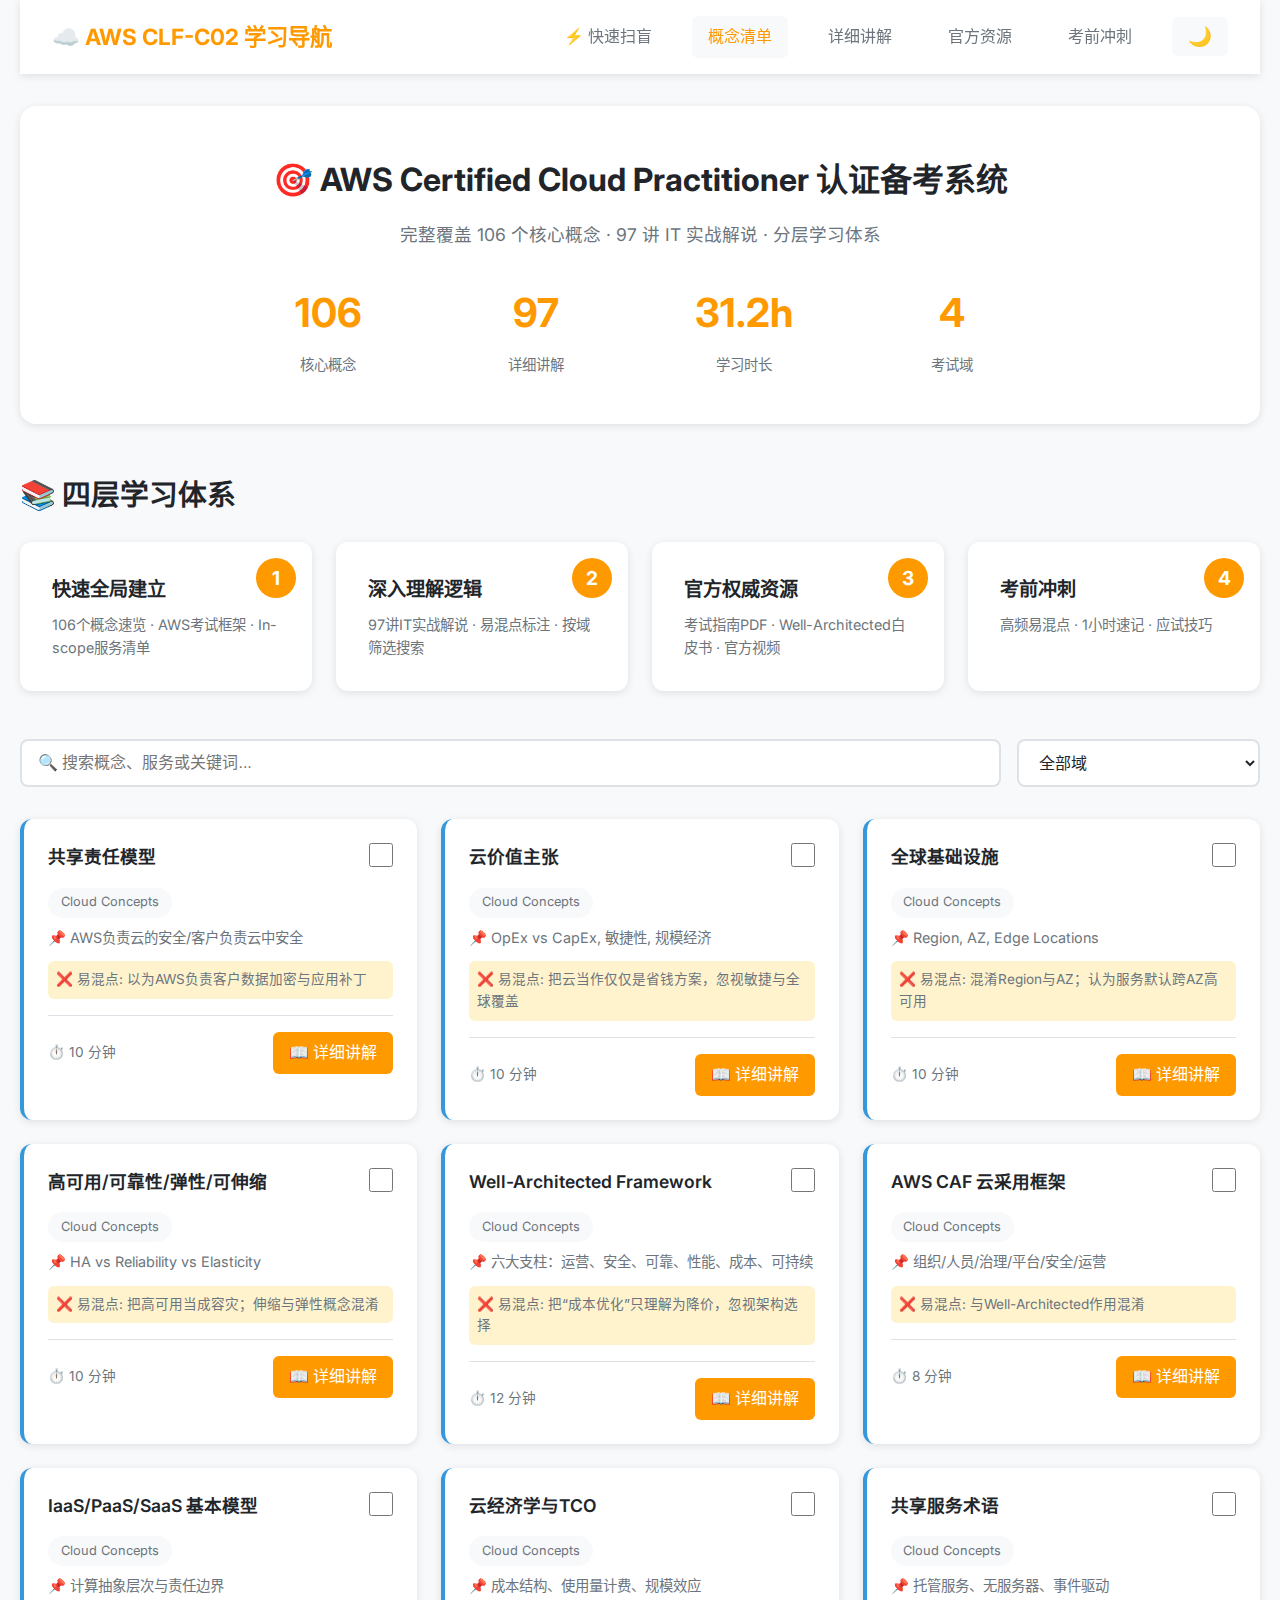
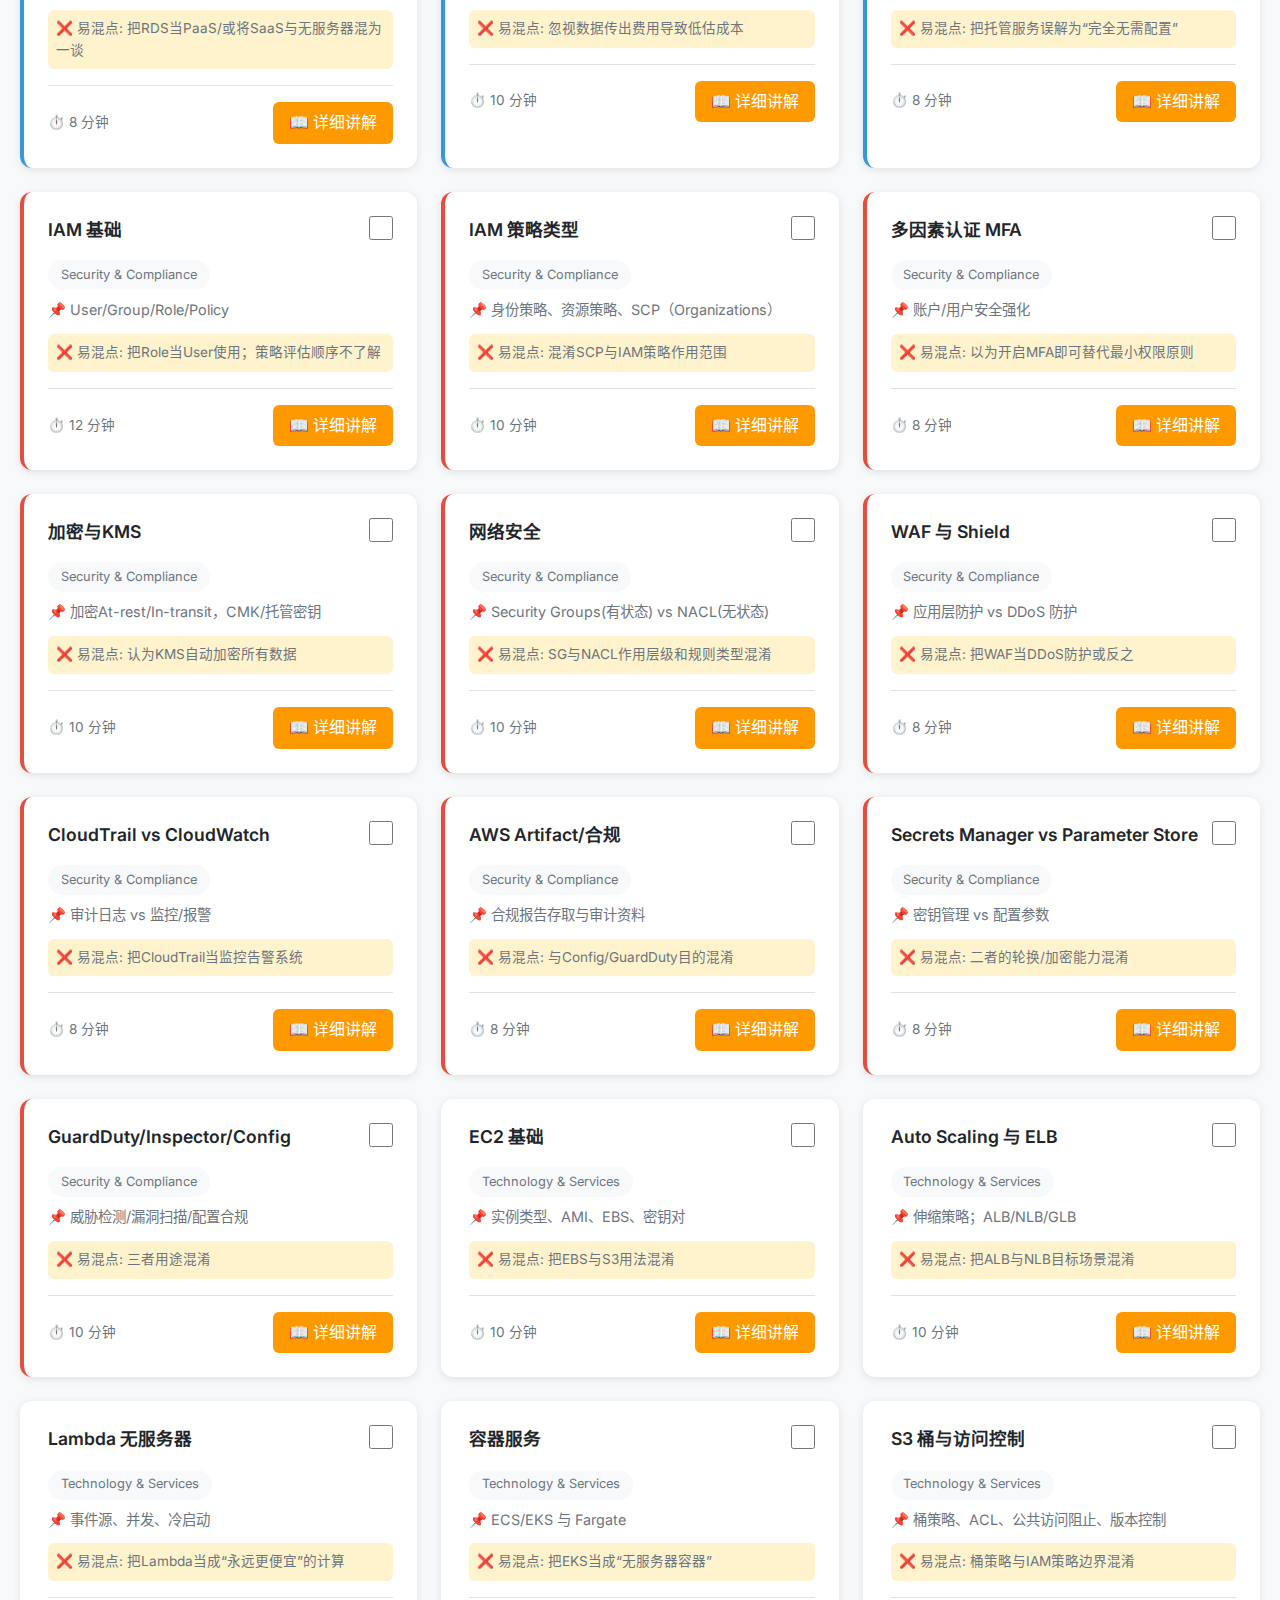
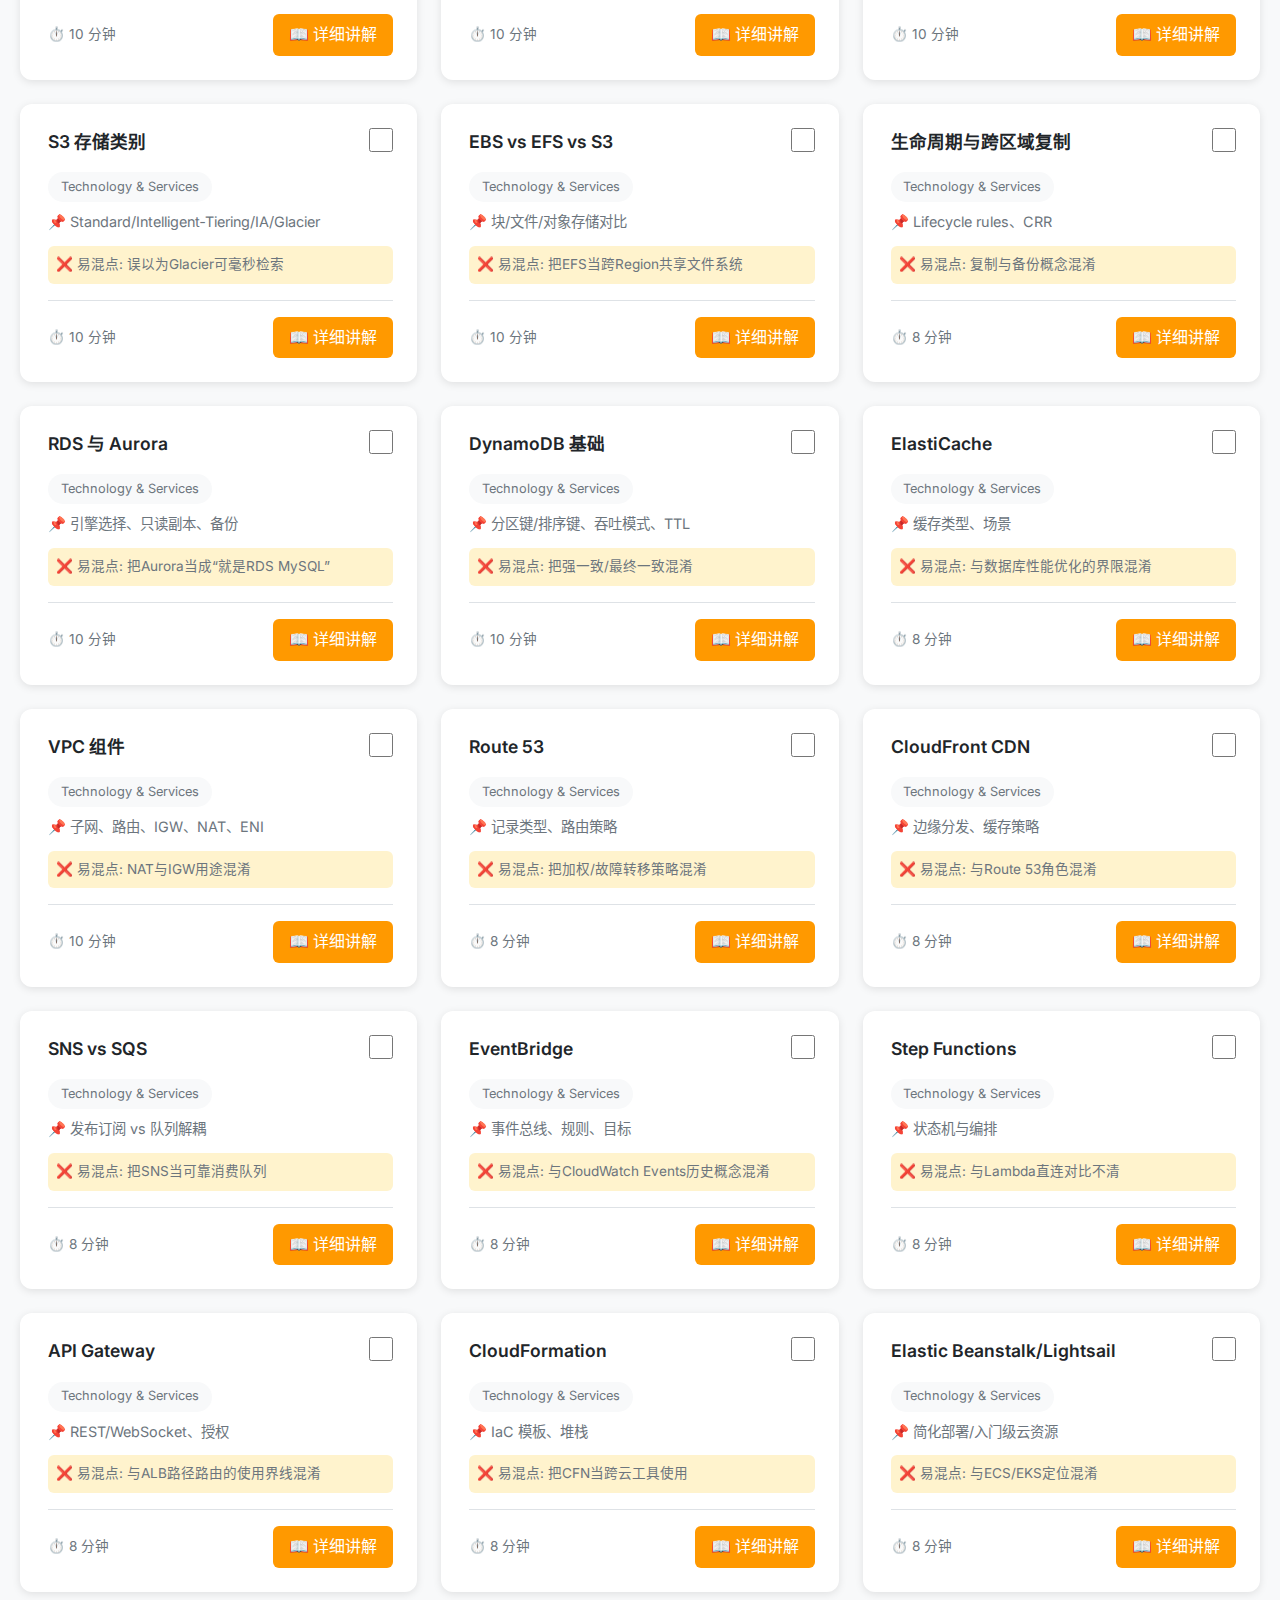
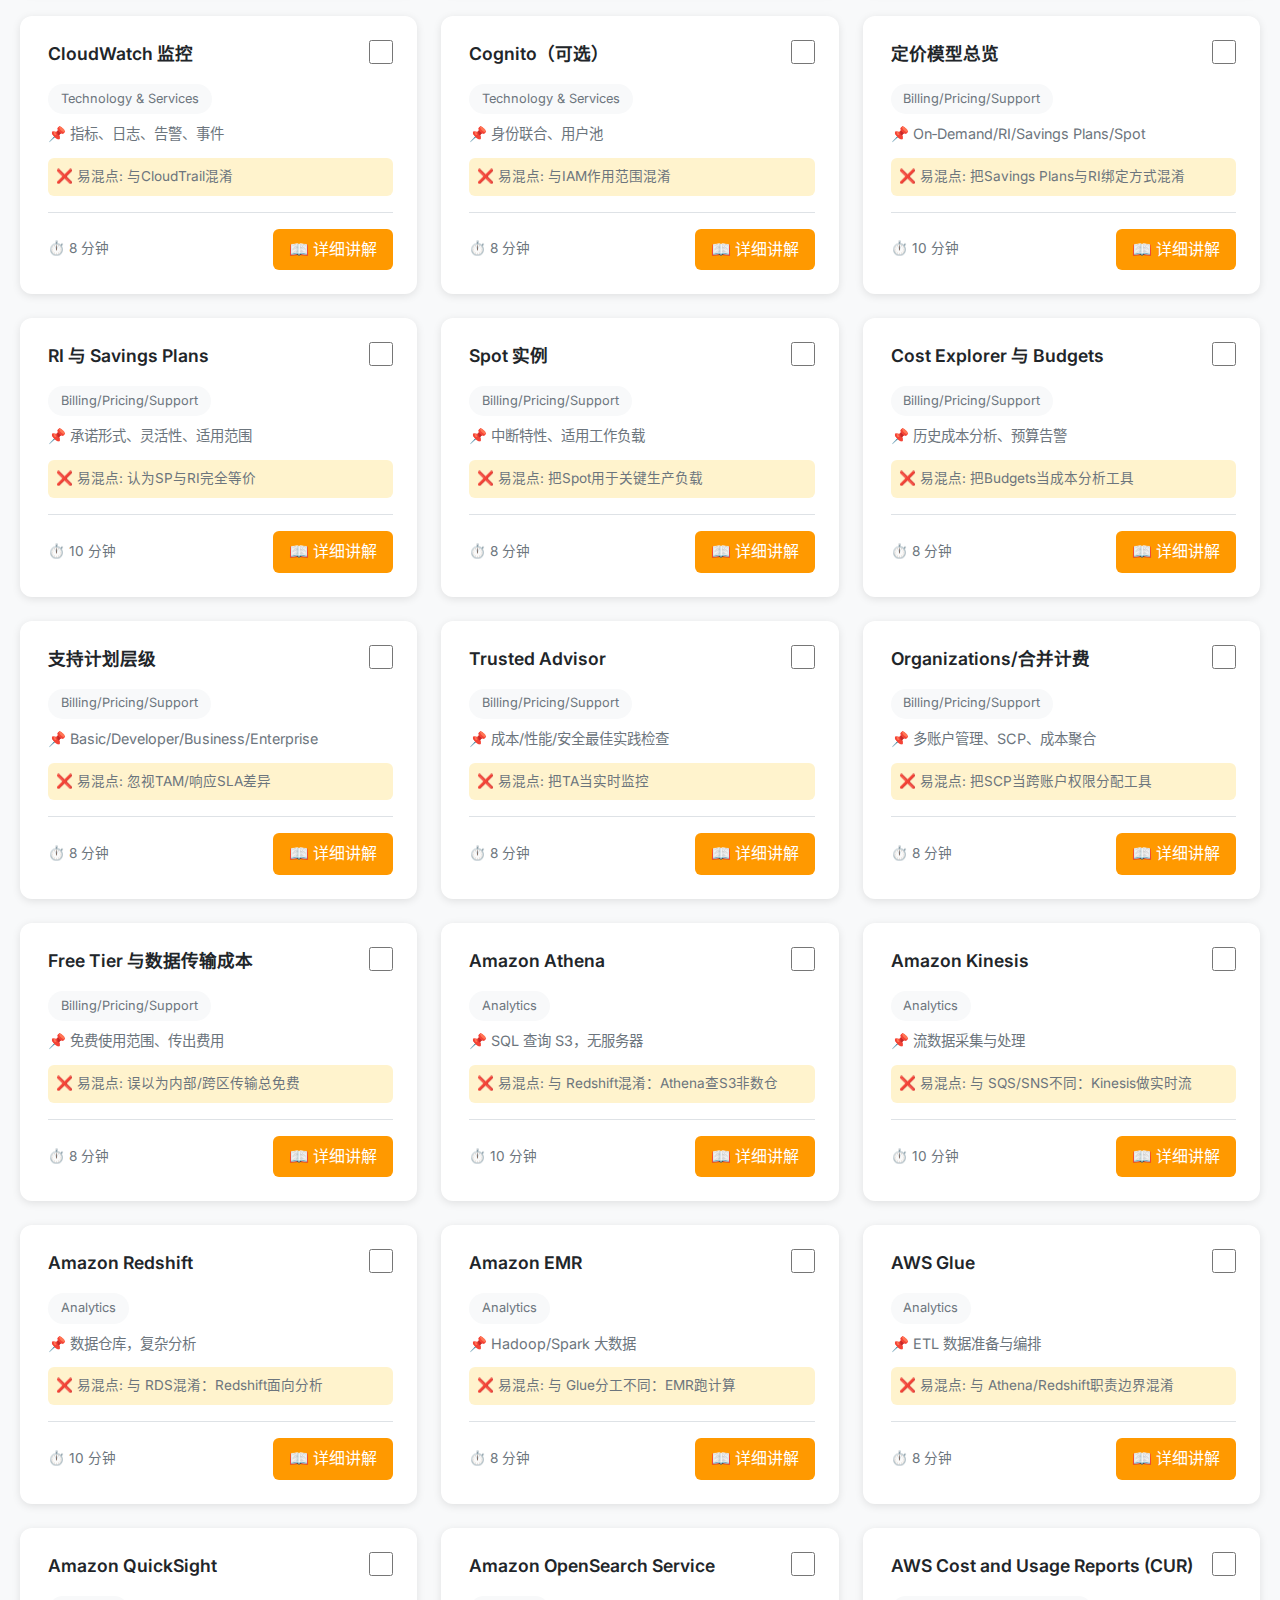
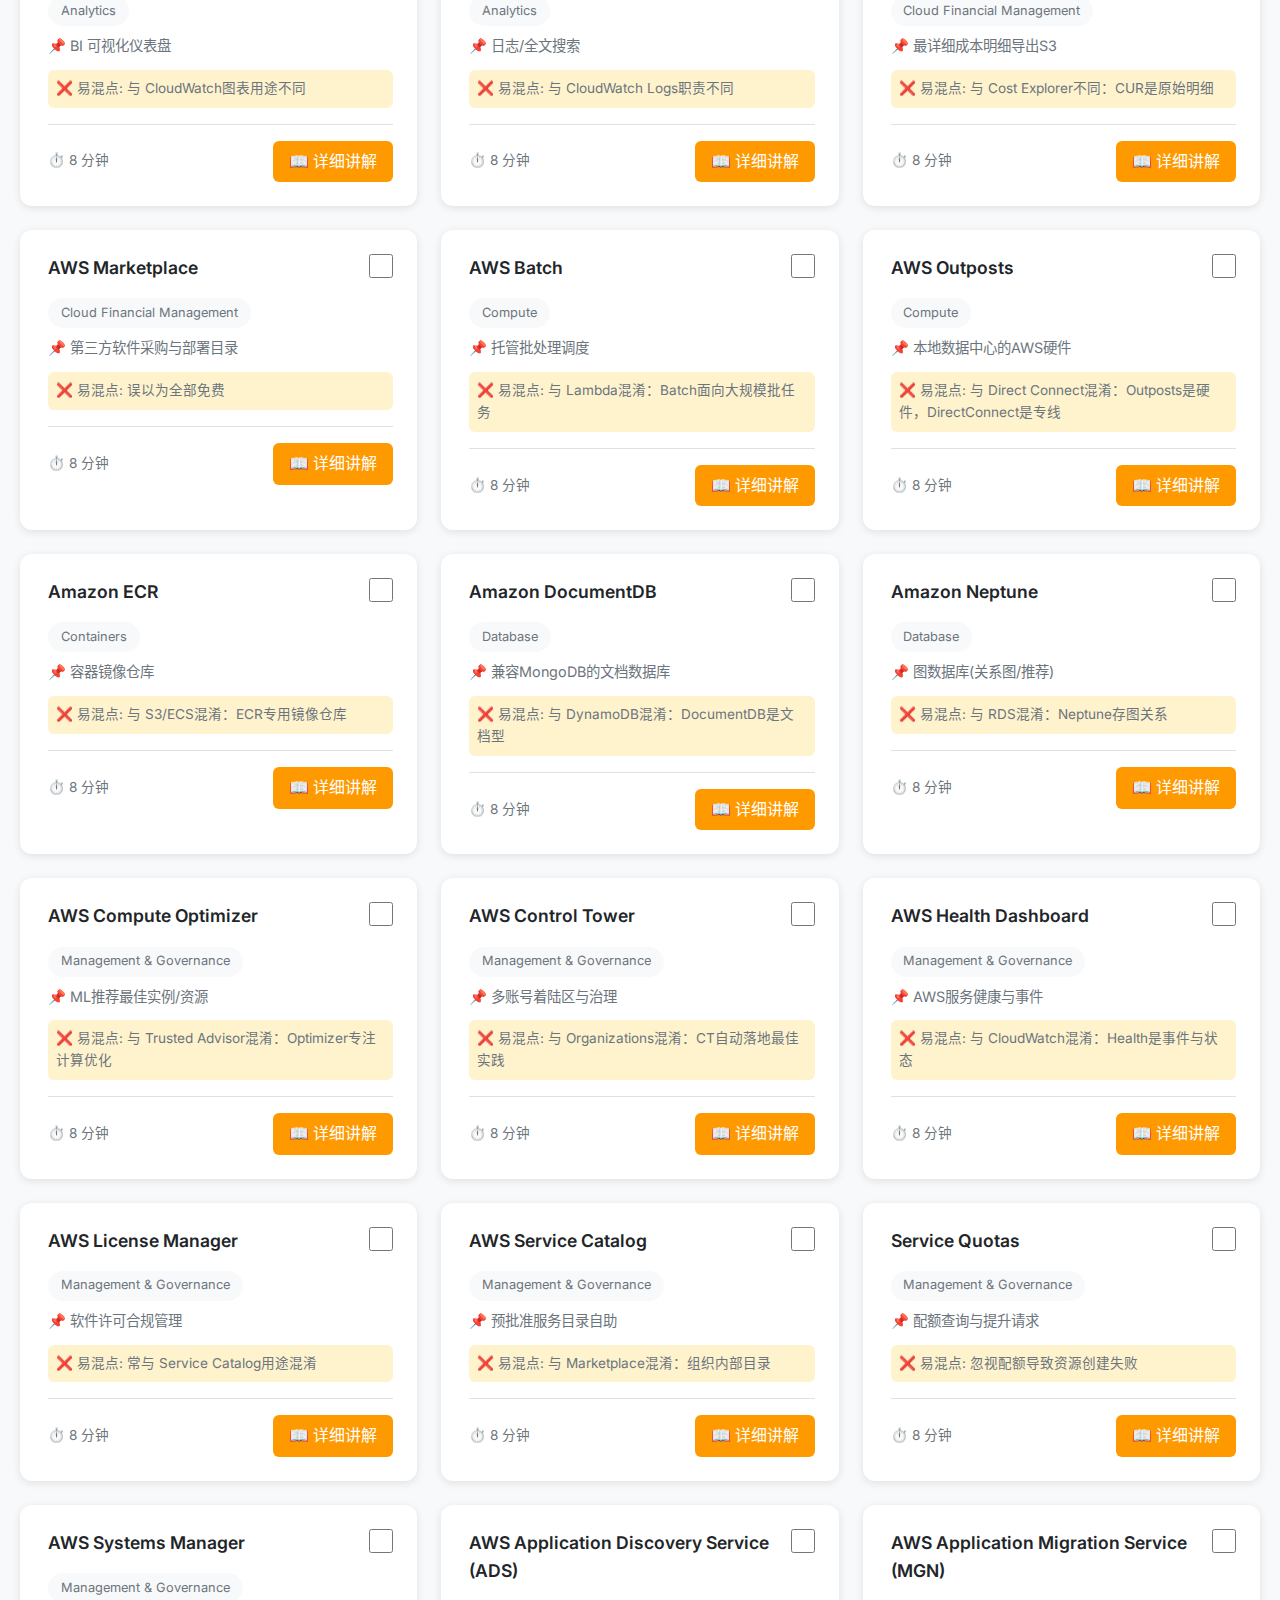
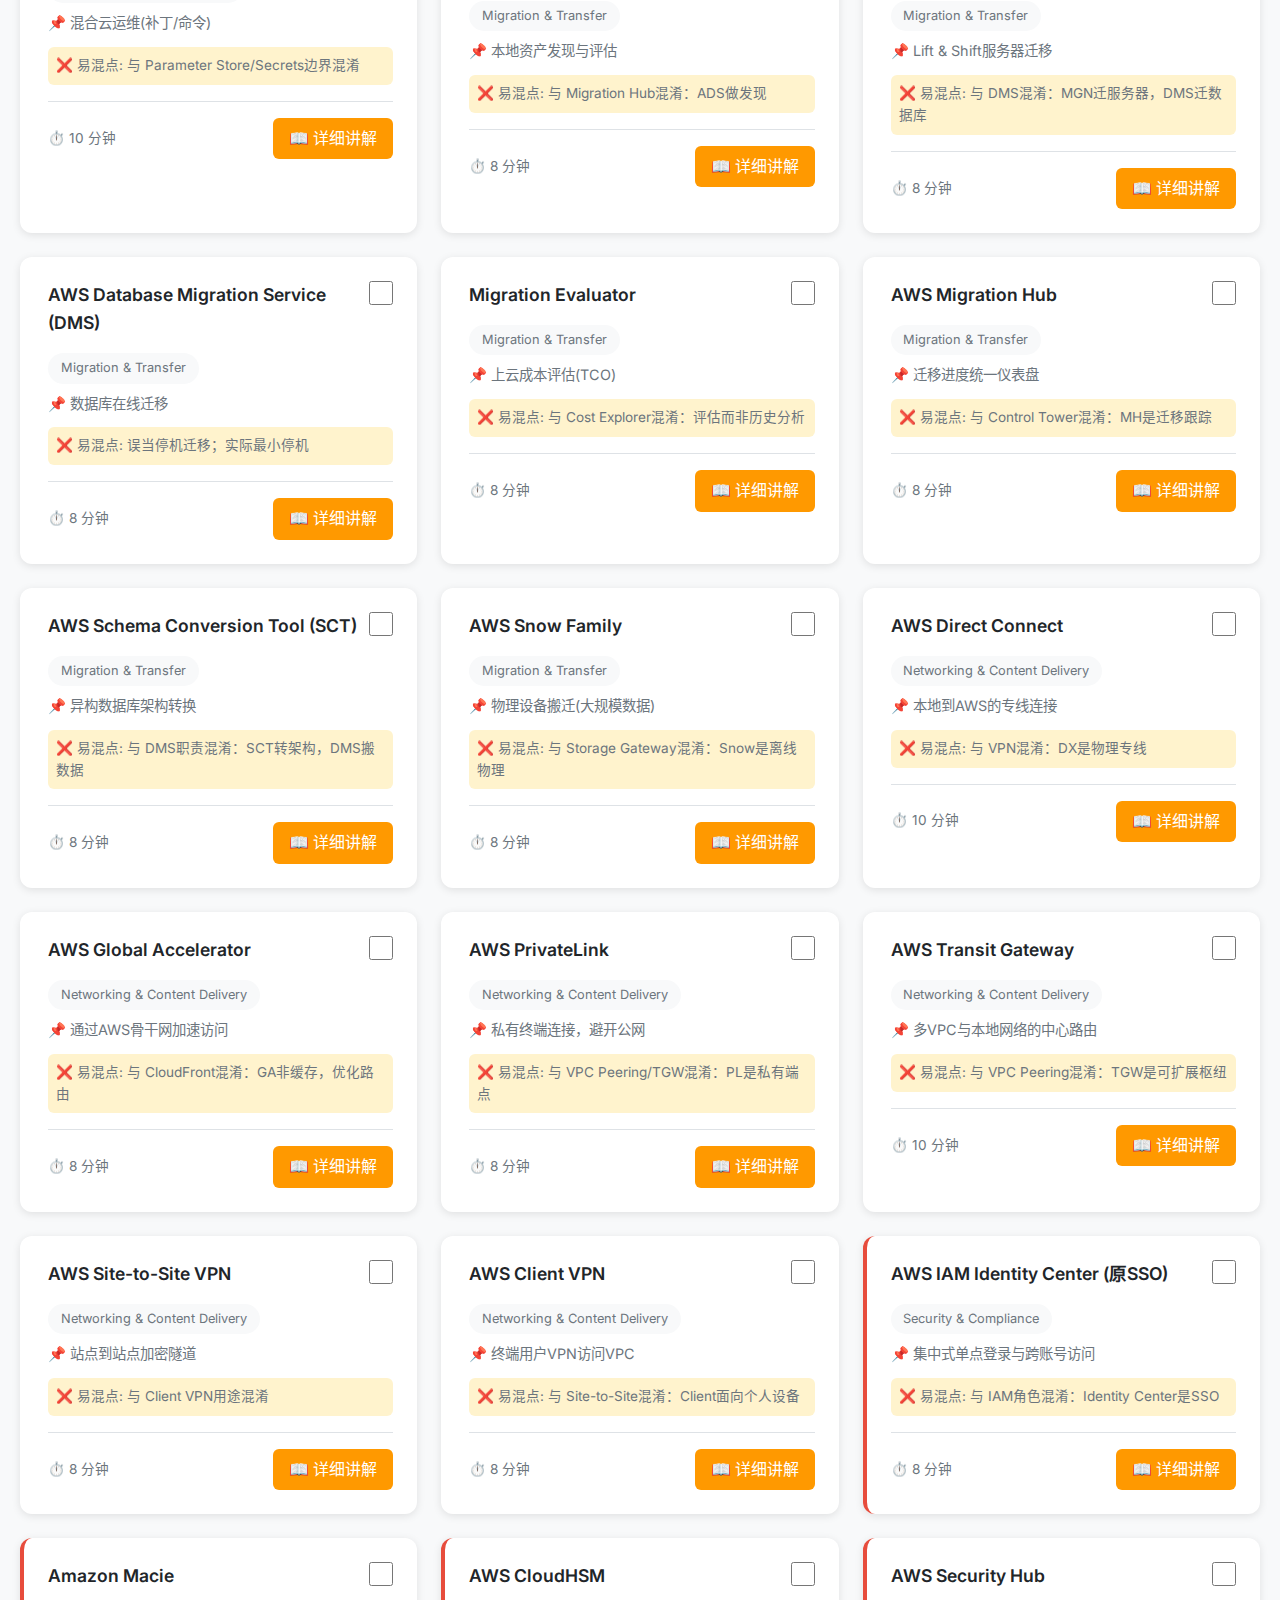
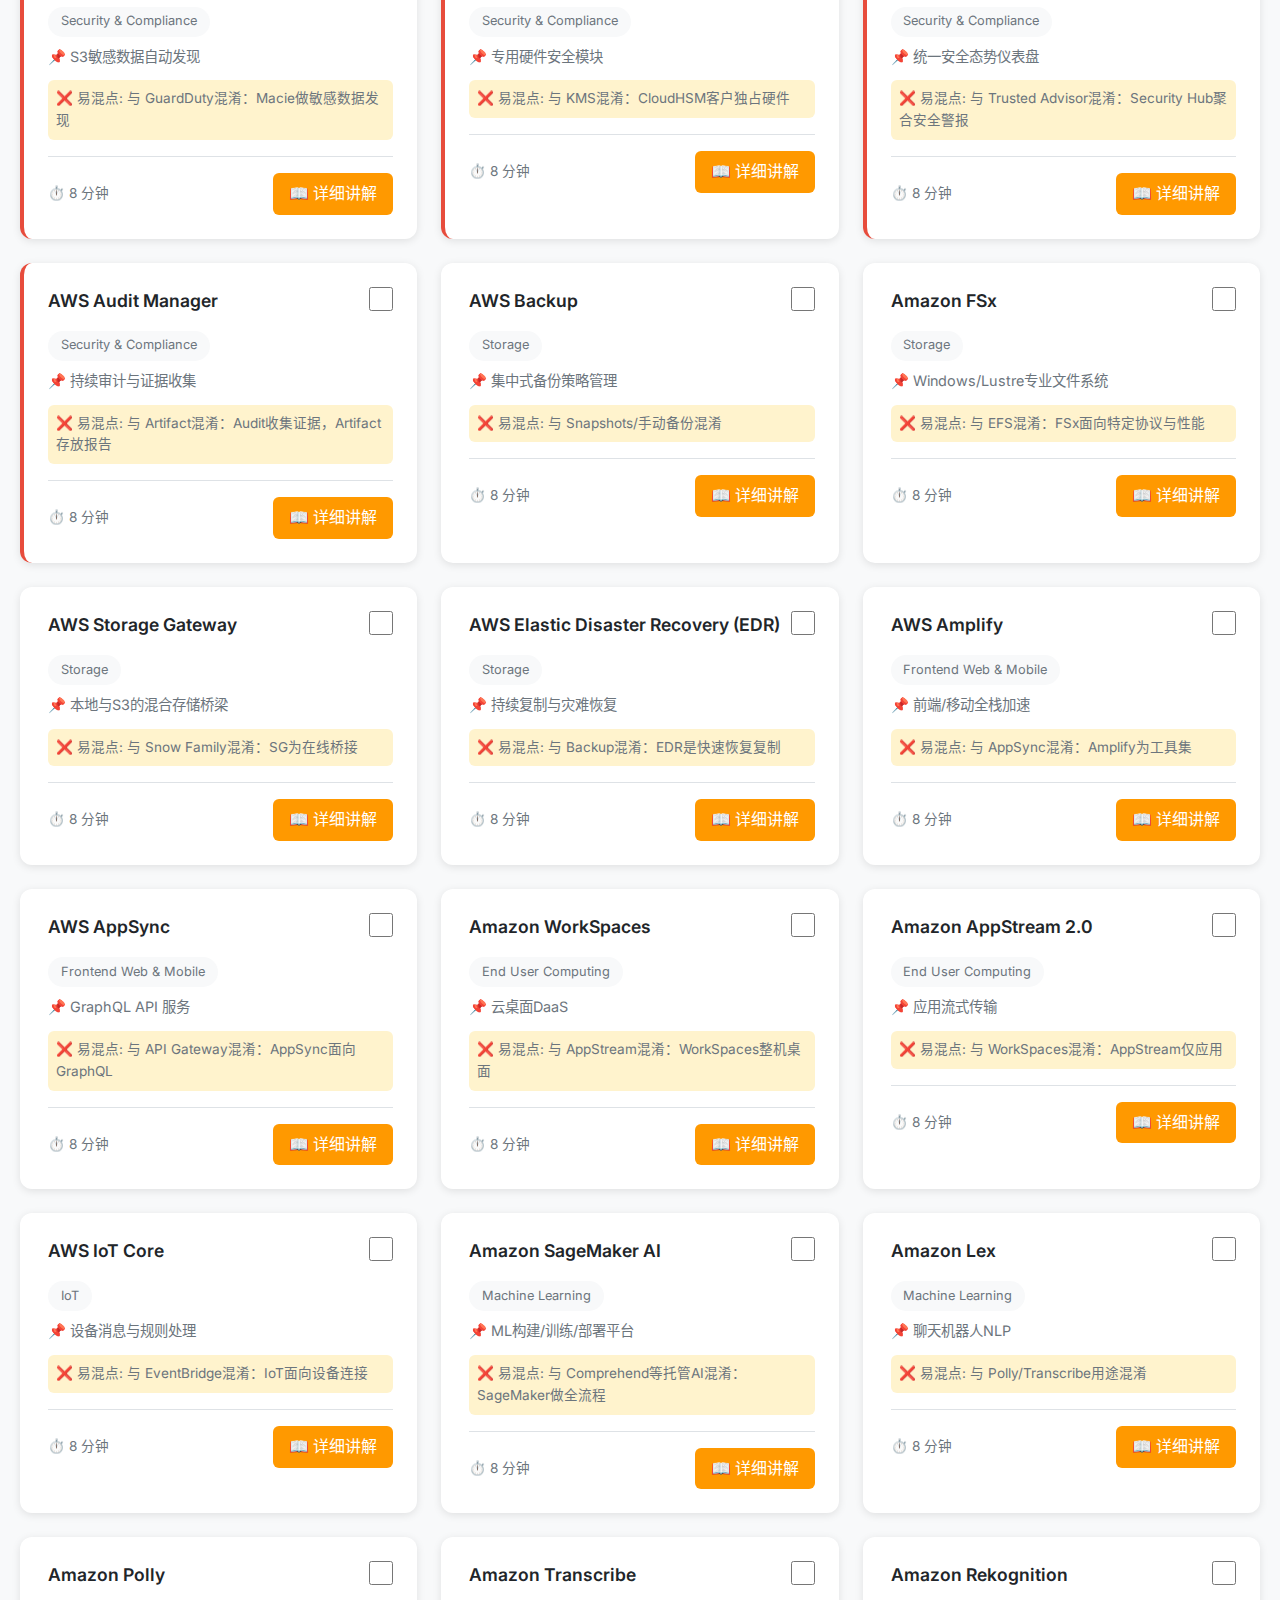
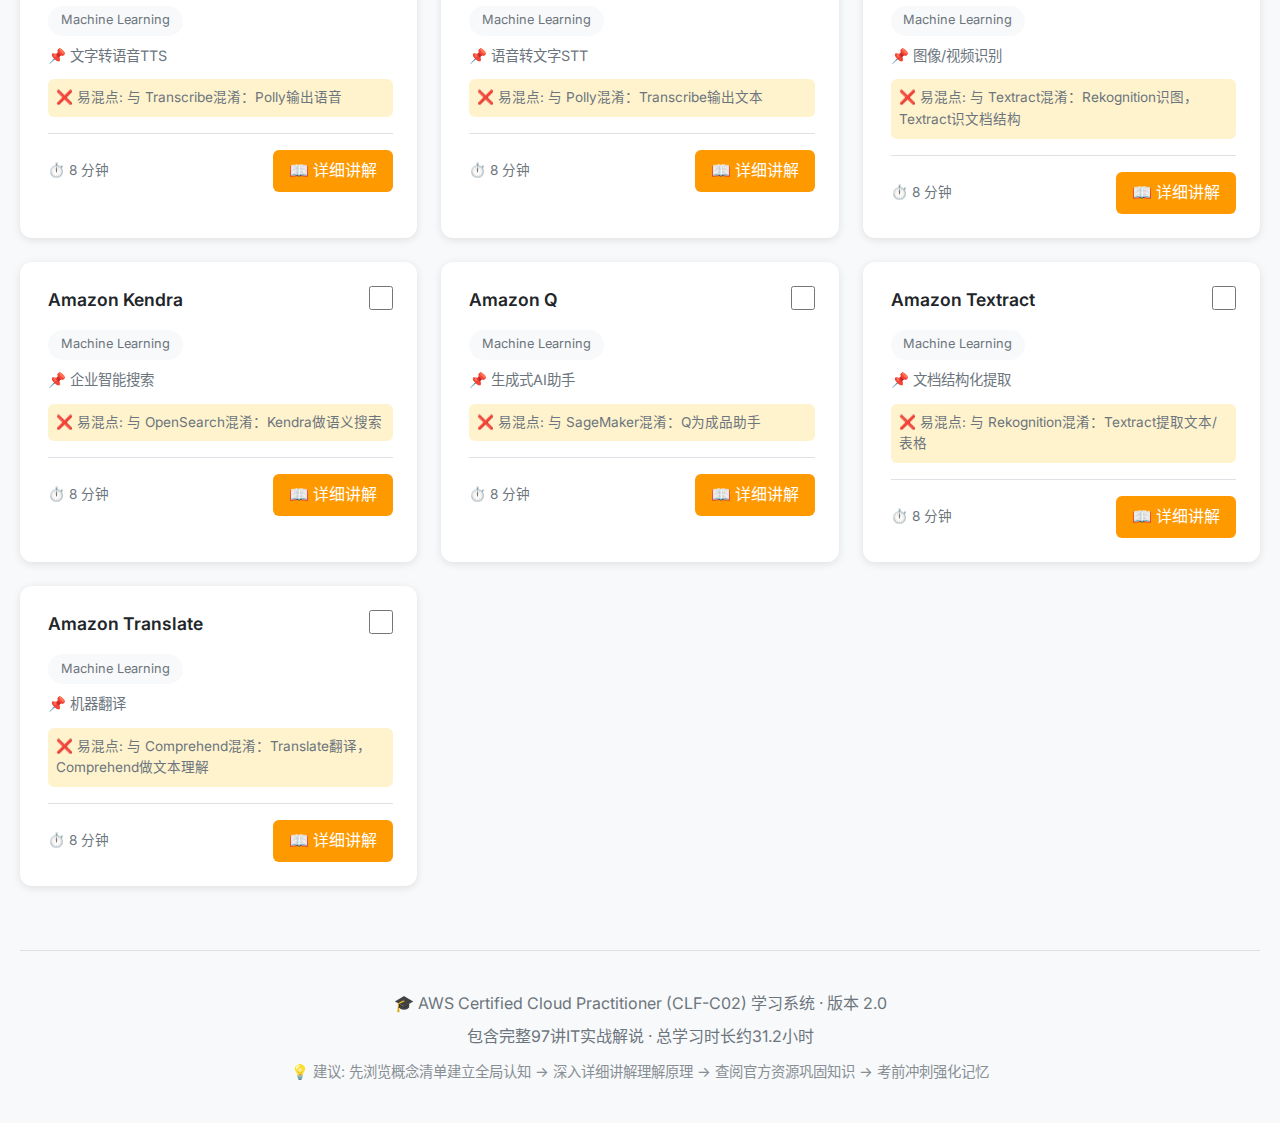
<file: index.html>
<!DOCTYPE html>
<html lang="zh-CN">
<head>
    <meta charset="UTF-8">
    <meta name="viewport" content="width=device-width, initial-scale=1.0">
    <title>AWS CLF-C02 学习导航系统</title>
    <link rel="stylesheet" href="css/style.css">
    <link href="https://fonts.googleapis.com/css2?family=Inter:wght@300;400;500;600;700&display=swap" rel="stylesheet">
</head>
<body>
    <div class="container">
        <!-- 导航栏 -->
        <nav class="navbar">
            <div class="nav-content">
                <div class="nav-left">
                    <h1 class="logo">☁️ AWS CLF-C02 学习导航</h1>
                </div>
                <div class="nav-right">
                    <a href="quick-scan.html" class="nav-link">⚡ 快速扫盲</a>
                    <a href="index.html" class="nav-link active">概念清单</a>
                    <a href="lectures.html" class="nav-link">详细讲解</a>
                    <a href="resources.html" class="nav-link">官方资源</a>
                    <a href="exam-prep.html" class="nav-link">考前冲刺</a>
                    <button id="theme-toggle" class="theme-btn" title="切换主题">🌙</button>
                </div>
            </div>
        </nav>

        <!-- 欢迎区域 -->
        <header class="hero">
            <h2>🎯 AWS Certified Cloud Practitioner 认证备考系统</h2>
            <p>完整覆盖 106 个核心概念 · 97 讲 IT 实战解说 · 分层学习体系</p>
            <div class="hero-stats">
                <div class="stat-item">
                    <span class="stat-number">106</span>
                    <span class="stat-label">核心概念</span>
                </div>
                <div class="stat-item">
                    <span class="stat-number">97</span>
                    <span class="stat-label">详细讲解</span>
                </div>
                <div class="stat-item">
                    <span class="stat-number">31.2h</span>
                    <span class="stat-label">学习时长</span>
                </div>
                <div class="stat-item">
                    <span class="stat-number">4</span>
                    <span class="stat-label">考试域</span>
                </div>
            </div>
        </header>

        <!-- 学习路径指引 -->
        <section class="learning-path">
            <h3>📚 四层学习体系</h3>
            <div class="path-cards">
                <div class="path-card">
                    <div class="path-number">1</div>
                    <h4>快速全局建立</h4>
                    <p>106个概念速览 · AWS考试框架 · In-scope服务清单</p>
                </div>
                <div class="path-card">
                    <div class="path-number">2</div>
                    <h4>深入理解逻辑</h4>
                    <p>97讲IT实战解说 · 易混点标注 · 按域筛选搜索</p>
                </div>
                <div class="path-card">
                    <div class="path-number">3</div>
                    <h4>官方权威资源</h4>
                    <p>考试指南PDF · Well-Architected白皮书 · 官方视频</p>
                </div>
                <div class="path-card">
                    <div class="path-number">4</div>
                    <h4>考前冲刺</h4>
                    <p>高频易混点 · 1小时速记 · 应试技巧</p>
                </div>
            </div>
        </section>



        <!-- 搜索和筛选 -->
        <section class="search-section">
            <div class="search-controls">
                <input type="text" id="search-input" class="search-input" placeholder="🔍 搜索概念、服务或关键词...">
                <select id="domain-filter" class="domain-filter">
                    <option value="all">全部域</option>
                    <option value="Cloud Concepts">☁️ Cloud Concepts</option>
                    <option value="Security & Compliance">🔒 Security & Compliance</option>
                    <option value="Cloud Technology & Services">⚙️ Technology & Services</option>
                    <option value="Billing, Pricing & Support">💰 Billing & Support</option>
                </select>
            </div>
        </section>

        <!-- 概念卡片列表 -->
        <section class="concepts-section">
            <div id="concepts-container" class="concepts-grid">
                <!-- 动态生成概念卡片 -->
            </div>
        </section>

        <!-- 页脚 -->
        <footer class="footer">
            <p>🎓 AWS Certified Cloud Practitioner (CLF-C02) 学习系统 · 版本 2.0</p>
            <p>包含完整97讲IT实战解说 · 总学习时长约31.2小时</p>
            <p style="margin-top: 10px; font-size: 0.9em; opacity: 0.8;">
                💡 建议: 先浏览概念清单建立全局认知 → 深入详细讲解理解原理 → 查阅官方资源巩固知识 → 考前冲刺强化记忆
            </p>
        </footer>
    </div>

    <!-- 引入数据和脚本 -->
    <script src="data/concepts.js"></script>
    <script src="js/main.js"></script>
</body>
</html>
</file>
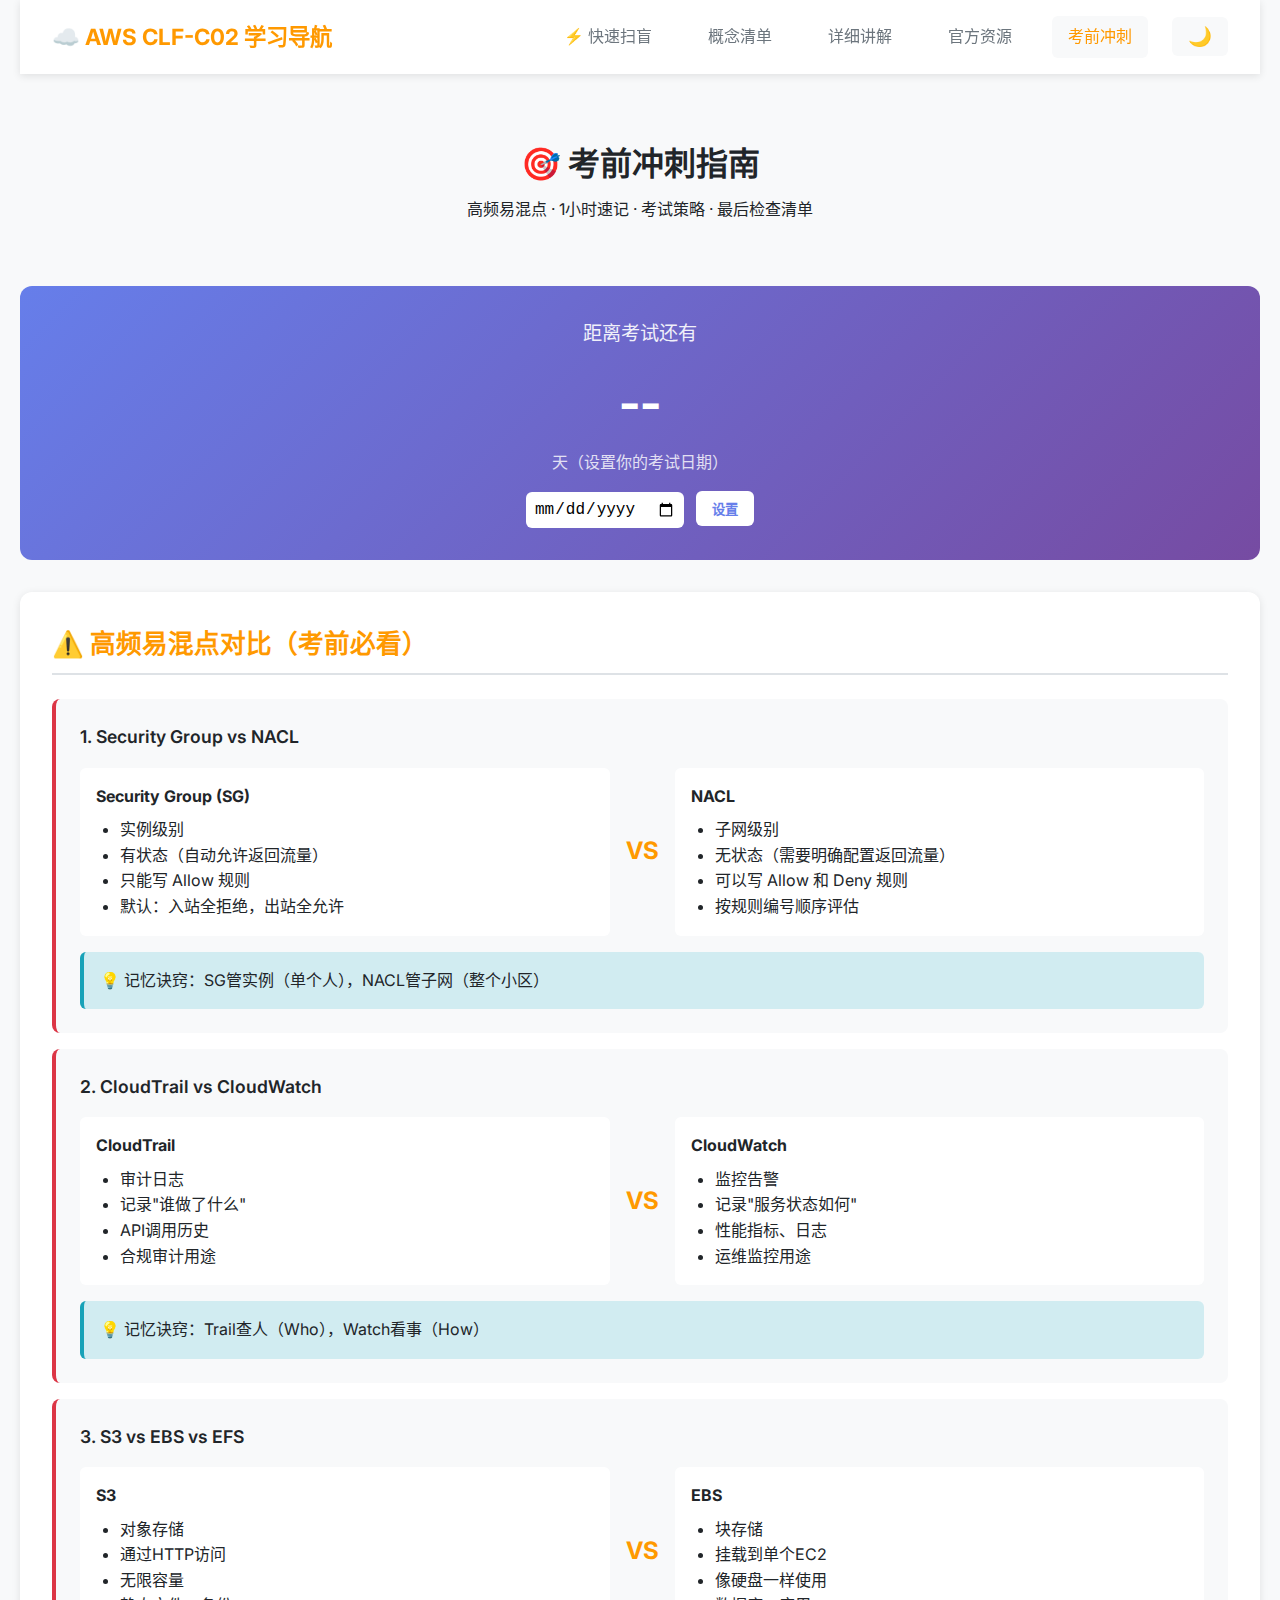
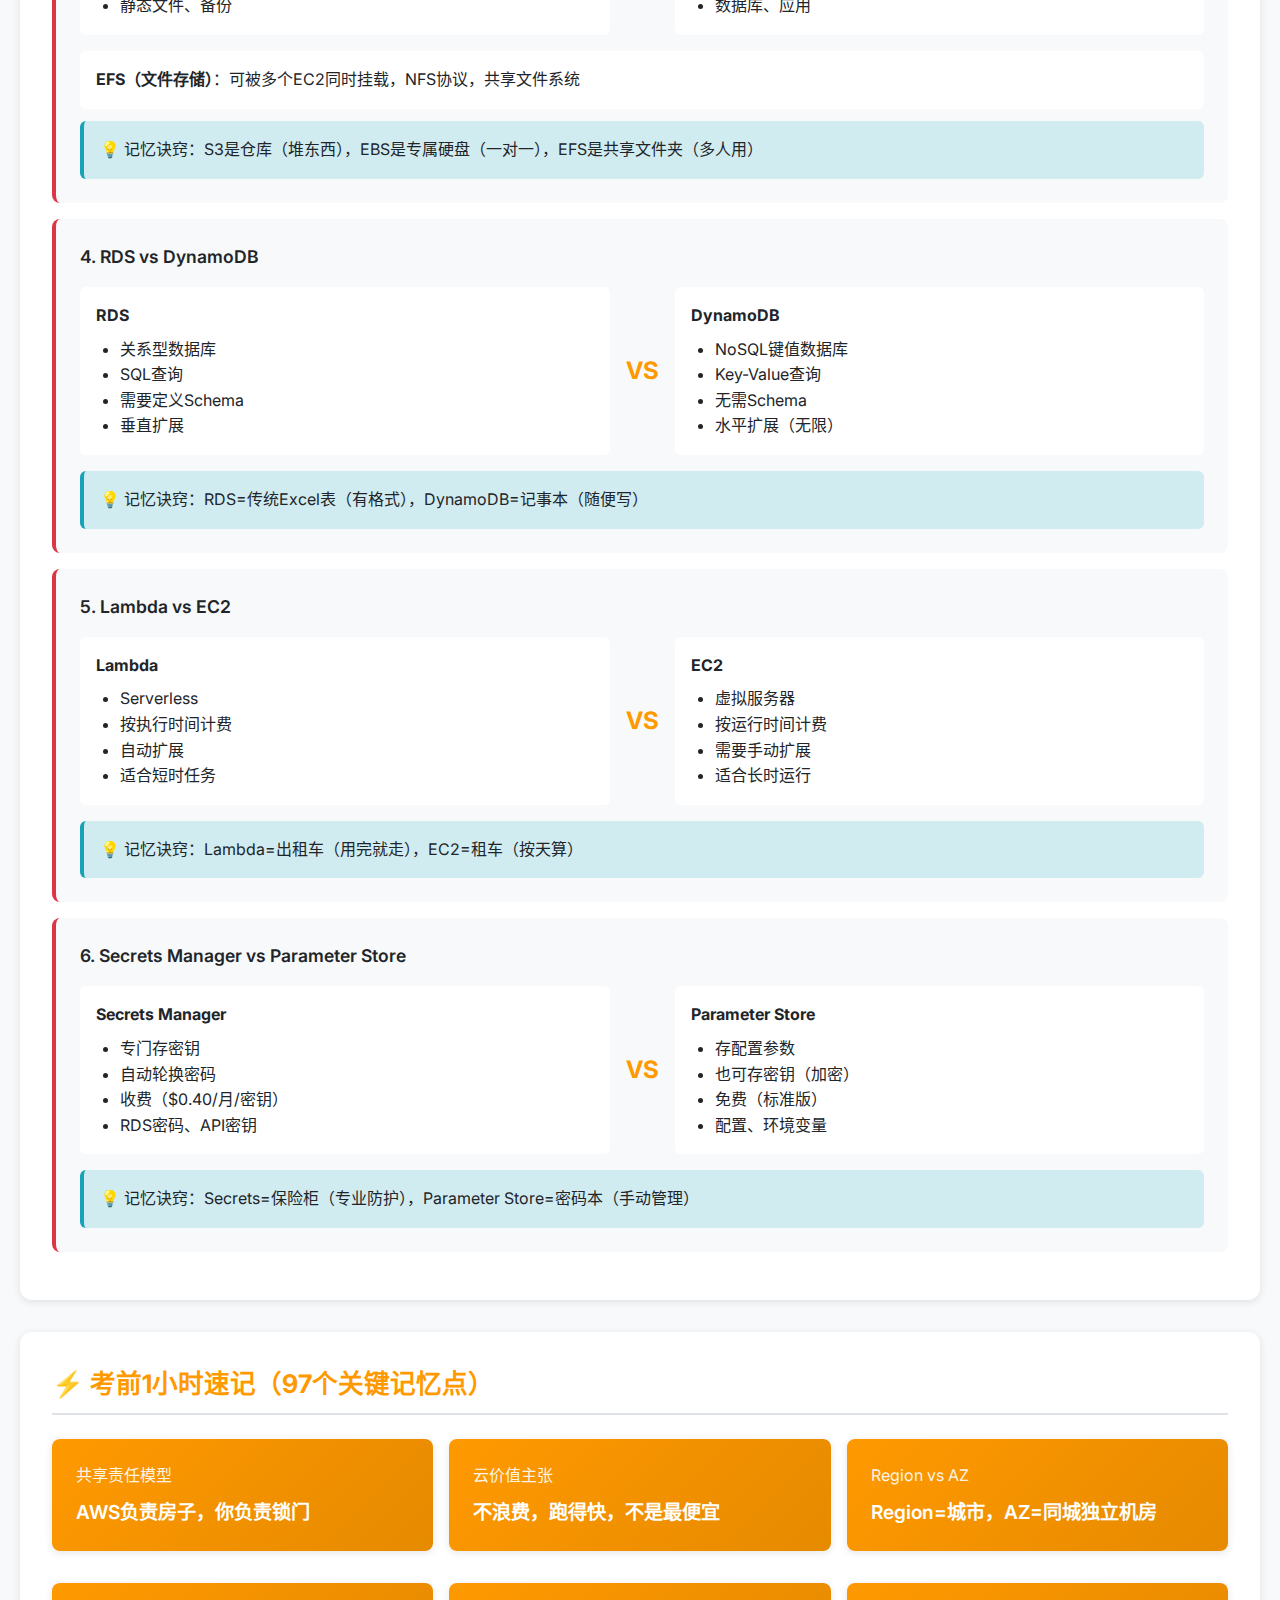
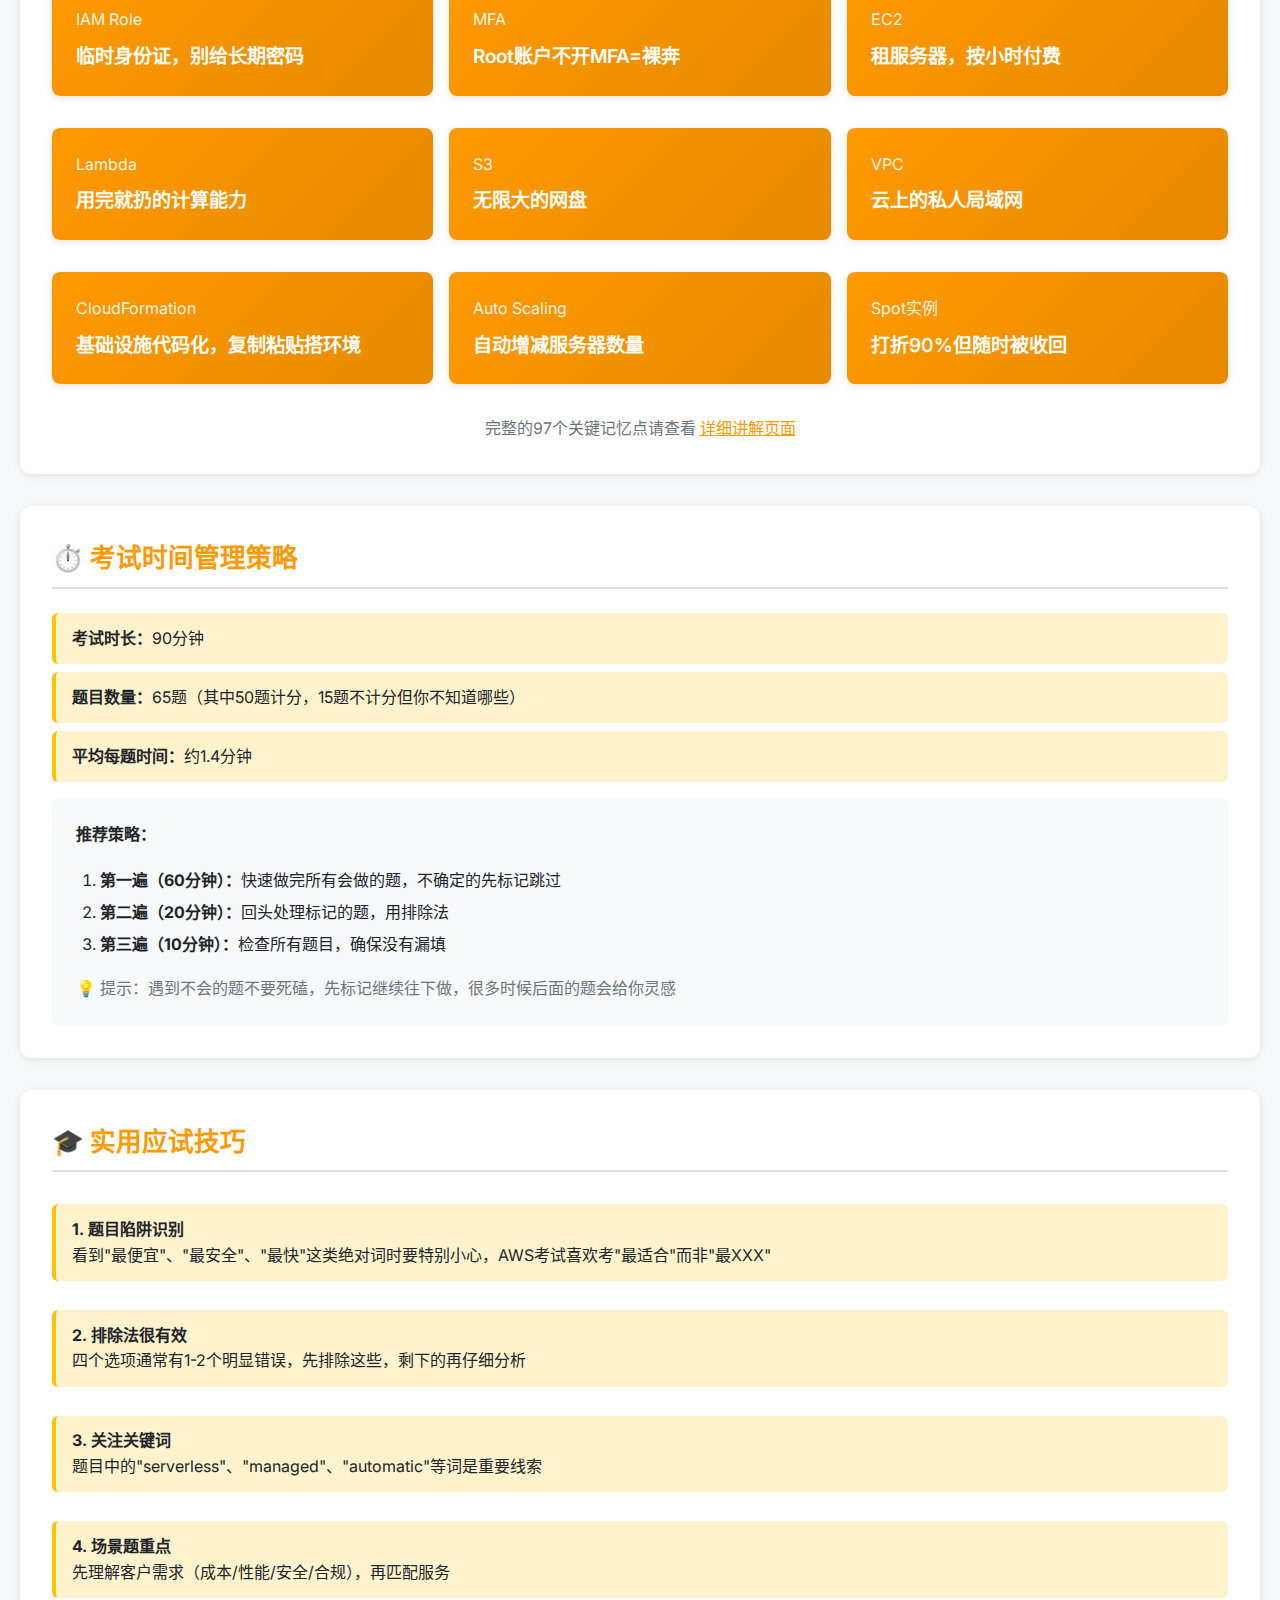
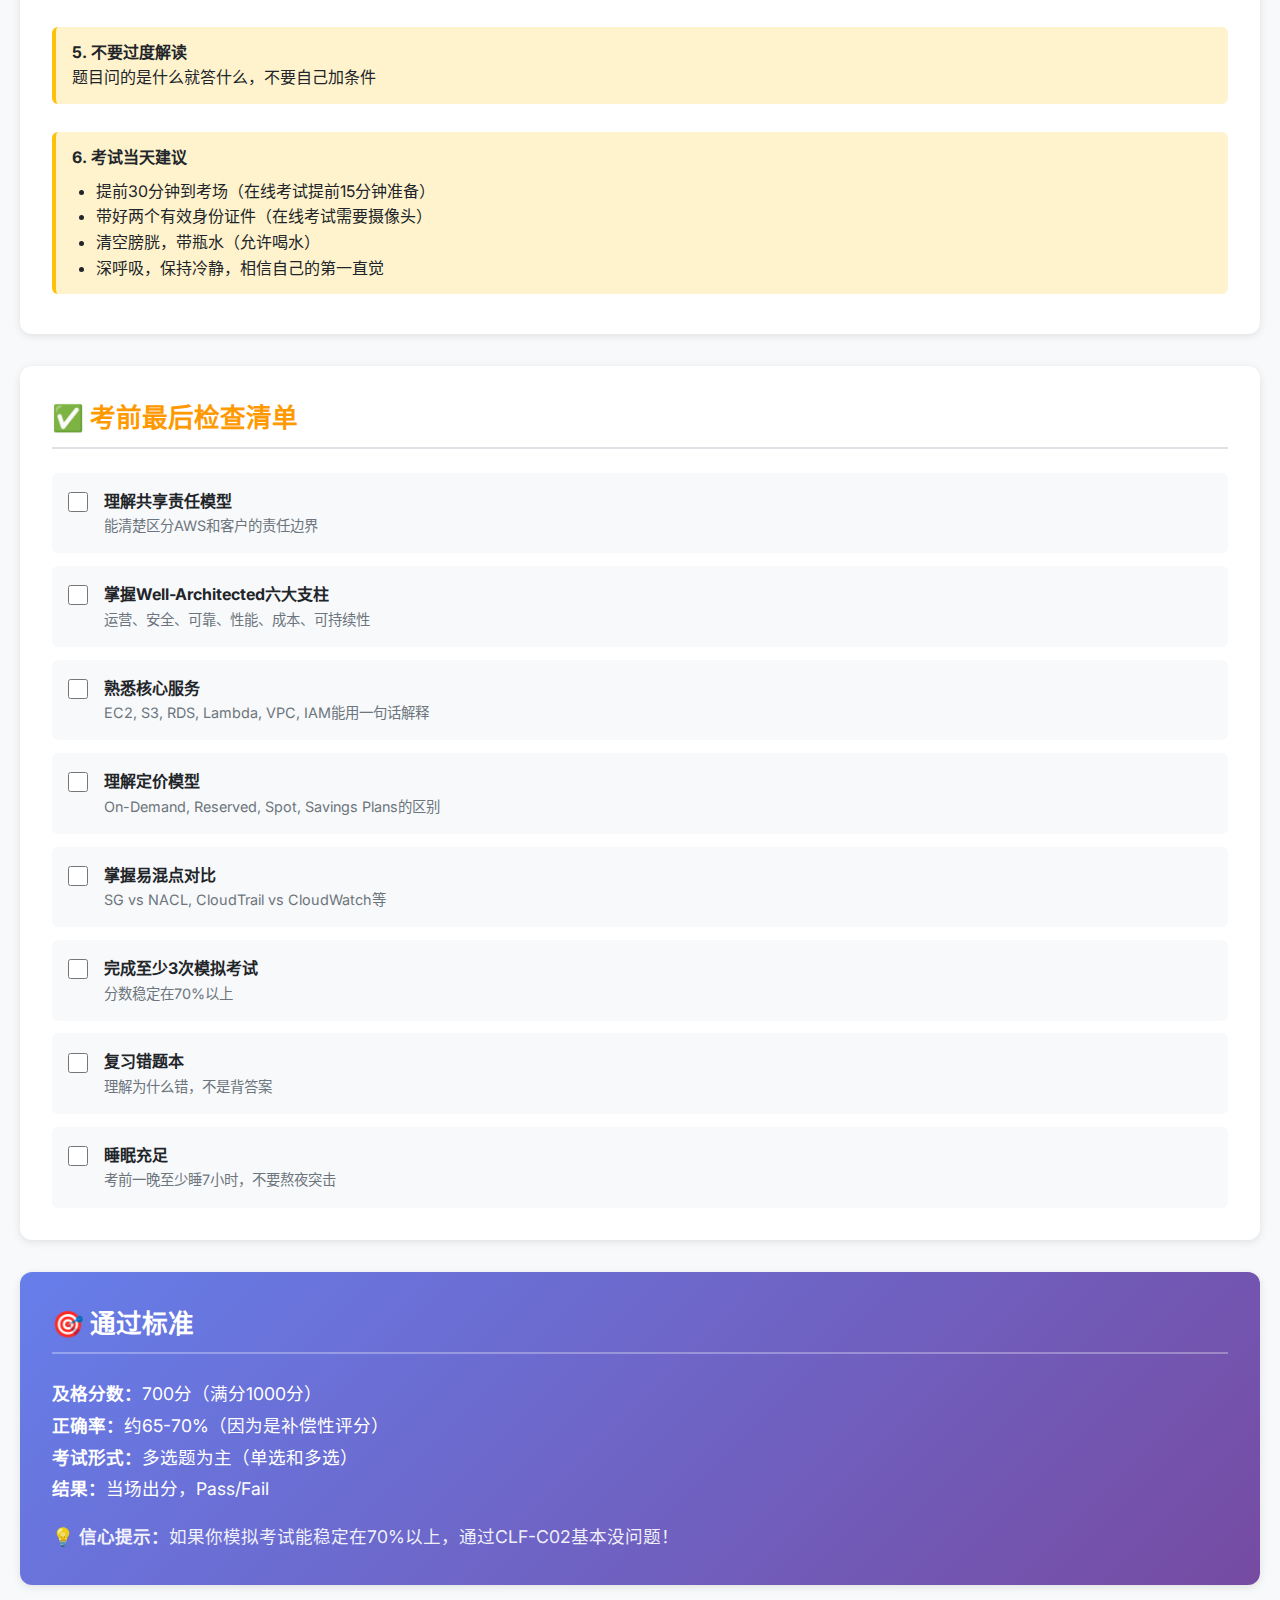
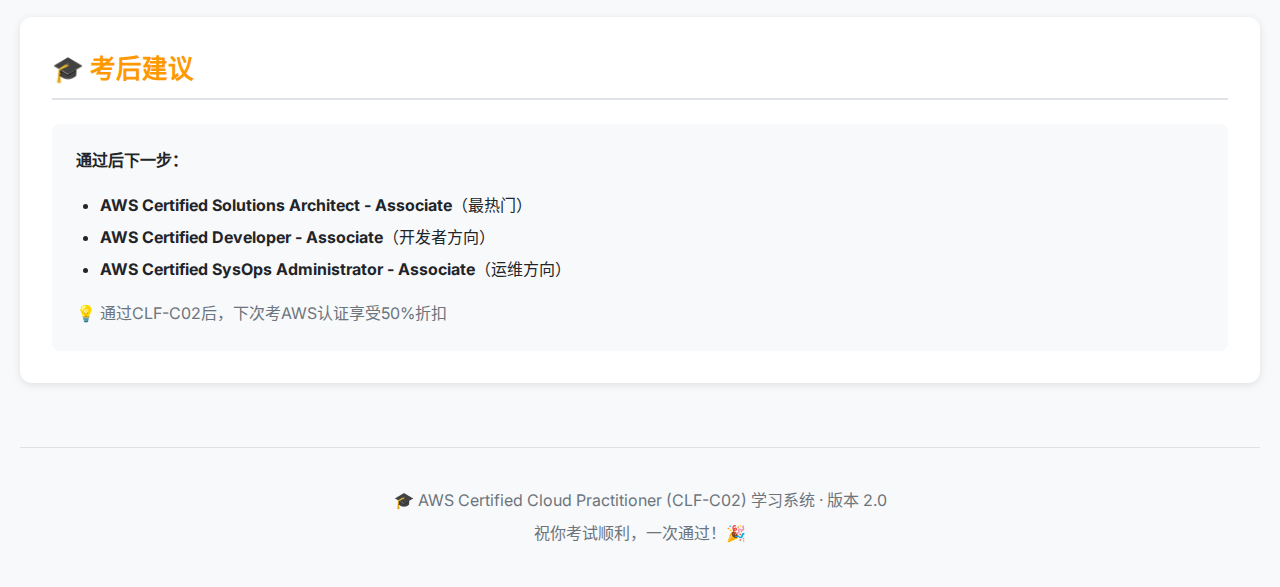
<file: exam-prep.html>
<!DOCTYPE html>
<html lang="zh-CN">
<head>
    <meta charset="UTF-8">
    <meta name="viewport" content="width=device-width, initial-scale=1.0">
    <title>考前冲刺 - AWS CLF-C02 学习系统</title>
    <link rel="stylesheet" href="css/style.css">
    <link href="https://fonts.googleapis.com/css2?family=Inter:wght@300;400;500;600;700&display=swap" rel="stylesheet">
    <style>
        .prep-section {
            margin: 2rem 0;
            background: var(--bg-primary);
            padding: 2rem;
            border-radius: 12px;
            box-shadow: var(--shadow);
        }
        
        .prep-section h3 {
            font-size: 1.6rem;
            margin-bottom: 1.5rem;
            color: var(--aws-orange);
            border-bottom: 2px solid var(--border-color);
            padding-bottom: 0.5rem;
        }
        
        .confusion-pair {
            background: var(--bg-secondary);
            padding: 1.5rem;
            border-radius: 8px;
            margin-bottom: 1rem;
            border-left: 4px solid var(--danger);
        }
        
        .confusion-title {
            font-size: 1.1rem;
            font-weight: 600;
            color: var(--text-primary);
            margin-bottom: 0.8rem;
        }
        
        .vs-container {
            display: grid;
            grid-template-columns: 1fr auto 1fr;
            gap: 1rem;
            align-items: center;
            margin: 1rem 0;
        }
        
        .vs-item {
            background: var(--bg-primary);
            padding: 1rem;
            border-radius: 6px;
        }
        
        .vs-divider {
            font-size: 1.5rem;
            font-weight: 700;
            color: var(--aws-orange);
        }
        
        .key-point {
            background: #d1ecf1;
            padding: 1rem;
            border-radius: 6px;
            margin-top: 0.8rem;
            border-left: 4px solid var(--info);
        }
        
        [data-theme="dark"] .key-point {
            background: rgba(23, 162, 184, 0.2);
        }
        
        .quick-tip {
            background: #fff3cd;
            padding: 0.8rem 1rem;
            border-radius: 6px;
            margin: 0.5rem 0;
            border-left: 4px solid var(--warning);
        }
        
        [data-theme="dark"] .quick-tip {
            background: rgba(255, 193, 7, 0.2);
        }
        
        .memory-card {
            background: linear-gradient(135deg, var(--aws-orange) 0%, #e68a00 100%);
            color: white;
            padding: 1.5rem;
            border-radius: 8px;
            margin-bottom: 1rem;
            box-shadow: var(--shadow);
        }
        
        .memory-card-title {
            font-size: 1rem;
            opacity: 0.9;
            margin-bottom: 0.5rem;
        }
        
        .memory-card-content {
            font-size: 1.2rem;
            font-weight: 600;
        }
        
        .checklist {
            display: flex;
            flex-direction: column;
            gap: 0.8rem;
        }
        
        .checklist-item {
            display: flex;
            align-items: start;
            padding: 1rem;
            background: var(--bg-secondary);
            border-radius: 6px;
        }
        
        .checklist-checkbox {
            margin-right: 1rem;
            margin-top: 0.2rem;
            width: 20px;
            height: 20px;
            accent-color: var(--aws-orange);
        }
        
        .countdown-box {
            background: linear-gradient(135deg, #667eea 0%, #764ba2 100%);
            color: white;
            padding: 2rem;
            border-radius: 12px;
            text-align: center;
            margin: 2rem 0;
        }
        
        .countdown-title {
            font-size: 1.2rem;
            opacity: 0.9;
            margin-bottom: 1rem;
        }
        
        .countdown-time {
            font-size: 3rem;
            font-weight: 700;
            margin-bottom: 0.5rem;
        }
        
        .countdown-label {
            font-size: 1rem;
            opacity: 0.8;
        }
    </style>
</head>
<body>
    <div class="container">
        <!-- 导航栏 -->
        <nav class="navbar">
            <div class="nav-content">
                <div class="nav-left">
                    <h1 class="logo">☁️ AWS CLF-C02 学习导航</h1>
                </div>
                <div class="nav-right">
                    <a href="quick-scan.html" class="nav-link">⚡ 快速扫盲</a>
                    <a href="index.html" class="nav-link">概念清单</a>
                    <a href="lectures.html" class="nav-link">详细讲解</a>
                    <a href="resources.html" class="nav-link">官方资源</a>
                    <a href="exam-prep.html" class="nav-link active">考前冲刺</a>
                    <button id="theme-toggle" class="theme-btn" title="切换主题">🌙</button>
                </div>
            </div>
        </nav>

        <!-- 页面标题 -->
        <header class="page-header">
            <h2>🎯 考前冲刺指南</h2>
            <p>高频易混点 · 1小时速记 · 考试策略 · 最后检查清单</p>
        </header>

        <!-- 考试倒计时（可选） -->
        <div class="countdown-box">
            <div class="countdown-title">距离考试还有</div>
            <div class="countdown-time" id="countdown-days">--</div>
            <div class="countdown-label">天（设置你的考试日期）</div>
            <div style="margin-top: 1rem;">
                <input type="date" id="exam-date" style="padding: 0.5rem; border-radius: 6px; border: none; font-size: 1rem;">
                <button onclick="setExamDate()" style="padding: 0.5rem 1rem; background: white; color: #667eea; border: none; border-radius: 6px; cursor: pointer; margin-left: 0.5rem; font-weight: 600;">设置</button>
            </div>
        </div>

        <!-- 高频易混点对比 -->
        <section class="prep-section">
            <h3>⚠️ 高频易混点对比（考前必看）</h3>
            
            <div class="confusion-pair">
                <div class="confusion-title">1. Security Group vs NACL</div>
                <div class="vs-container">
                    <div class="vs-item">
                        <strong>Security Group (SG)</strong>
                        <ul style="margin-top: 0.5rem; padding-left: 1.5rem;">
                            <li>实例级别</li>
                            <li>有状态（自动允许返回流量）</li>
                            <li>只能写 Allow 规则</li>
                            <li>默认：入站全拒绝，出站全允许</li>
                        </ul>
                    </div>
                    <div class="vs-divider">VS</div>
                    <div class="vs-item">
                        <strong>NACL</strong>
                        <ul style="margin-top: 0.5rem; padding-left: 1.5rem;">
                            <li>子网级别</li>
                            <li>无状态（需要明确配置返回流量）</li>
                            <li>可以写 Allow 和 Deny 规则</li>
                            <li>按规则编号顺序评估</li>
                        </ul>
                    </div>
                </div>
                <div class="key-point">
                    💡 记忆诀窍：SG管实例（单个人），NACL管子网（整个小区）
                </div>
            </div>

            <div class="confusion-pair">
                <div class="confusion-title">2. CloudTrail vs CloudWatch</div>
                <div class="vs-container">
                    <div class="vs-item">
                        <strong>CloudTrail</strong>
                        <ul style="margin-top: 0.5rem; padding-left: 1.5rem;">
                            <li>审计日志</li>
                            <li>记录"谁做了什么"</li>
                            <li>API调用历史</li>
                            <li>合规审计用途</li>
                        </ul>
                    </div>
                    <div class="vs-divider">VS</div>
                    <div class="vs-item">
                        <strong>CloudWatch</strong>
                        <ul style="margin-top: 0.5rem; padding-left: 1.5rem;">
                            <li>监控告警</li>
                            <li>记录"服务状态如何"</li>
                            <li>性能指标、日志</li>
                            <li>运维监控用途</li>
                        </ul>
                    </div>
                </div>
                <div class="key-point">
                    💡 记忆诀窍：Trail查人（Who），Watch看事（How）
                </div>
            </div>

            <div class="confusion-pair">
                <div class="confusion-title">3. S3 vs EBS vs EFS</div>
                <div class="vs-container">
                    <div class="vs-item">
                        <strong>S3</strong>
                        <ul style="margin-top: 0.5rem; padding-left: 1.5rem;">
                            <li>对象存储</li>
                            <li>通过HTTP访问</li>
                            <li>无限容量</li>
                            <li>静态文件、备份</li>
                        </ul>
                    </div>
                    <div class="vs-divider">VS</div>
                    <div class="vs-item">
                        <strong>EBS</strong>
                        <ul style="margin-top: 0.5rem; padding-left: 1.5rem;">
                            <li>块存储</li>
                            <li>挂载到单个EC2</li>
                            <li>像硬盘一样使用</li>
                            <li>数据库、应用</li>
                        </ul>
                    </div>
                </div>
                <div style="margin-top: 1rem; padding: 1rem; background: var(--bg-primary); border-radius: 6px;">
                    <strong>EFS（文件存储）</strong>：可被多个EC2同时挂载，NFS协议，共享文件系统
                </div>
                <div class="key-point">
                    💡 记忆诀窍：S3是仓库（堆东西），EBS是专属硬盘（一对一），EFS是共享文件夹（多人用）
                </div>
            </div>

            <div class="confusion-pair">
                <div class="confusion-title">4. RDS vs DynamoDB</div>
                <div class="vs-container">
                    <div class="vs-item">
                        <strong>RDS</strong>
                        <ul style="margin-top: 0.5rem; padding-left: 1.5rem;">
                            <li>关系型数据库</li>
                            <li>SQL查询</li>
                            <li>需要定义Schema</li>
                            <li>垂直扩展</li>
                        </ul>
                    </div>
                    <div class="vs-divider">VS</div>
                    <div class="vs-item">
                        <strong>DynamoDB</strong>
                        <ul style="margin-top: 0.5rem; padding-left: 1.5rem;">
                            <li>NoSQL键值数据库</li>
                            <li>Key-Value查询</li>
                            <li>无需Schema</li>
                            <li>水平扩展（无限）</li>
                        </ul>
                    </div>
                </div>
                <div class="key-point">
                    💡 记忆诀窍：RDS=传统Excel表（有格式），DynamoDB=记事本（随便写）
                </div>
            </div>

            <div class="confusion-pair">
                <div class="confusion-title">5. Lambda vs EC2</div>
                <div class="vs-container">
                    <div class="vs-item">
                        <strong>Lambda</strong>
                        <ul style="margin-top: 0.5rem; padding-left: 1.5rem;">
                            <li>Serverless</li>
                            <li>按执行时间计费</li>
                            <li>自动扩展</li>
                            <li>适合短时任务</li>
                        </ul>
                    </div>
                    <div class="vs-divider">VS</div>
                    <div class="vs-item">
                        <strong>EC2</strong>
                        <ul style="margin-top: 0.5rem; padding-left: 1.5rem;">
                            <li>虚拟服务器</li>
                            <li>按运行时间计费</li>
                            <li>需要手动扩展</li>
                            <li>适合长时运行</li>
                        </ul>
                    </div>
                </div>
                <div class="key-point">
                    💡 记忆诀窍：Lambda=出租车（用完就走），EC2=租车（按天算）
                </div>
            </div>

            <div class="confusion-pair">
                <div class="confusion-title">6. Secrets Manager vs Parameter Store</div>
                <div class="vs-container">
                    <div class="vs-item">
                        <strong>Secrets Manager</strong>
                        <ul style="margin-top: 0.5rem; padding-left: 1.5rem;">
                            <li>专门存密钥</li>
                            <li>自动轮换密码</li>
                            <li>收费（$0.40/月/密钥）</li>
                            <li>RDS密码、API密钥</li>
                        </ul>
                    </div>
                    <div class="vs-divider">VS</div>
                    <div class="vs-item">
                        <strong>Parameter Store</strong>
                        <ul style="margin-top: 0.5rem; padding-left: 1.5rem;">
                            <li>存配置参数</li>
                            <li>也可存密钥（加密）</li>
                            <li>免费（标准版）</li>
                            <li>配置、环境变量</li>
                        </ul>
                    </div>
                </div>
                <div class="key-point">
                    💡 记忆诀窍：Secrets=保险柜（专业防护），Parameter Store=密码本（手动管理）
                </div>
            </div>
        </section>

        <!-- 考前1小时速记 -->
        <section class="prep-section">
            <h3>⚡ 考前1小时速记（97个关键记忆点）</h3>
            <div style="display: grid; grid-template-columns: repeat(auto-fill, minmax(300px, 1fr)); gap: 1rem;">
                <div class="memory-card">
                    <div class="memory-card-title">共享责任模型</div>
                    <div class="memory-card-content">AWS负责房子，你负责锁门</div>
                </div>
                <div class="memory-card">
                    <div class="memory-card-title">云价值主张</div>
                    <div class="memory-card-content">不浪费，跑得快，不是最便宜</div>
                </div>
                <div class="memory-card">
                    <div class="memory-card-title">Region vs AZ</div>
                    <div class="memory-card-content">Region=城市，AZ=同城独立机房</div>
                </div>
                <div class="memory-card">
                    <div class="memory-card-title">IAM Role</div>
                    <div class="memory-card-content">临时身份证，别给长期密码</div>
                </div>
                <div class="memory-card">
                    <div class="memory-card-title">MFA</div>
                    <div class="memory-card-content">Root账户不开MFA=裸奔</div>
                </div>
                <div class="memory-card">
                    <div class="memory-card-title">EC2</div>
                    <div class="memory-card-content">租服务器，按小时付费</div>
                </div>
                <div class="memory-card">
                    <div class="memory-card-title">Lambda</div>
                    <div class="memory-card-content">用完就扔的计算能力</div>
                </div>
                <div class="memory-card">
                    <div class="memory-card-title">S3</div>
                    <div class="memory-card-content">无限大的网盘</div>
                </div>
                <div class="memory-card">
                    <div class="memory-card-title">VPC</div>
                    <div class="memory-card-content">云上的私人局域网</div>
                </div>
                <div class="memory-card">
                    <div class="memory-card-title">CloudFormation</div>
                    <div class="memory-card-content">基础设施代码化，复制粘贴搭环境</div>
                </div>
                <div class="memory-card">
                    <div class="memory-card-title">Auto Scaling</div>
                    <div class="memory-card-content">自动增减服务器数量</div>
                </div>
                <div class="memory-card">
                    <div class="memory-card-title">Spot实例</div>
                    <div class="memory-card-content">打折90%但随时被收回</div>
                </div>
            </div>
            <p style="margin-top: 1rem; text-align: center; color: var(--text-secondary);">
                完整的97个关键记忆点请查看 <a href="lectures.html" style="color: var(--aws-orange);">详细讲解页面</a>
            </p>
        </section>

        <!-- 考试时间管理 -->
        <section class="prep-section">
            <h3>⏱️ 考试时间管理策略</h3>
            <div class="quick-tip">
                <strong>考试时长：</strong>90分钟
            </div>
            <div class="quick-tip">
                <strong>题目数量：</strong>65题（其中50题计分，15题不计分但你不知道哪些）
            </div>
            <div class="quick-tip">
                <strong>平均每题时间：</strong>约1.4分钟
            </div>
            <div style="margin-top: 1rem; padding: 1.5rem; background: var(--bg-secondary); border-radius: 8px;">
                <h4 style="margin-bottom: 1rem;">推荐策略：</h4>
                <ol style="padding-left: 1.5rem; line-height: 2;">
                    <li><strong>第一遍（60分钟）：</strong>快速做完所有会做的题，不确定的先标记跳过</li>
                    <li><strong>第二遍（20分钟）：</strong>回头处理标记的题，用排除法</li>
                    <li><strong>第三遍（10分钟）：</strong>检查所有题目，确保没有漏填</li>
                </ol>
                <p style="margin-top: 1rem; color: var(--text-secondary);">
                    💡 提示：遇到不会的题不要死磕，先标记继续往下做，很多时候后面的题会给你灵感
                </p>
            </div>
        </section>

        <!-- 实用应试技巧 -->
        <section class="prep-section">
            <h3>🎓 实用应试技巧</h3>
            <div class="checklist">
                <div class="quick-tip">
                    <strong>1. 题目陷阱识别</strong>
                    <p>看到"最便宜"、"最安全"、"最快"这类绝对词时要特别小心，AWS考试喜欢考"最适合"而非"最XXX"</p>
                </div>
                <div class="quick-tip">
                    <strong>2. 排除法很有效</strong>
                    <p>四个选项通常有1-2个明显错误，先排除这些，剩下的再仔细分析</p>
                </div>
                <div class="quick-tip">
                    <strong>3. 关注关键词</strong>
                    <p>题目中的"serverless"、"managed"、"automatic"等词是重要线索</p>
                </div>
                <div class="quick-tip">
                    <strong>4. 场景题重点</strong>
                    <p>先理解客户需求（成本/性能/安全/合规），再匹配服务</p>
                </div>
                <div class="quick-tip">
                    <strong>5. 不要过度解读</strong>
                    <p>题目问的是什么就答什么，不要自己加条件</p>
                </div>
                <div class="quick-tip">
                    <strong>6. 考试当天建议</strong>
                    <ul style="padding-left: 1.5rem; margin-top: 0.5rem;">
                        <li>提前30分钟到考场（在线考试提前15分钟准备）</li>
                        <li>带好两个有效身份证件（在线考试需要摄像头）</li>
                        <li>清空膀胱，带瓶水（允许喝水）</li>
                        <li>深呼吸，保持冷静，相信自己的第一直觉</li>
                    </ul>
                </div>
            </div>
        </section>

        <!-- 考前检查清单 -->
        <section class="prep-section">
            <h3>✅ 考前最后检查清单</h3>
            <div class="checklist">
                <div class="checklist-item">
                    <input type="checkbox" class="checklist-checkbox">
                    <div>
                        <strong>理解共享责任模型</strong>
                        <div style="color: var(--text-secondary); font-size: 0.9rem;">能清楚区分AWS和客户的责任边界</div>
                    </div>
                </div>
                <div class="checklist-item">
                    <input type="checkbox" class="checklist-checkbox">
                    <div>
                        <strong>掌握Well-Architected六大支柱</strong>
                        <div style="color: var(--text-secondary); font-size: 0.9rem;">运营、安全、可靠、性能、成本、可持续性</div>
                    </div>
                </div>
                <div class="checklist-item">
                    <input type="checkbox" class="checklist-checkbox">
                    <div>
                        <strong>熟悉核心服务</strong>
                        <div style="color: var(--text-secondary); font-size: 0.9rem;">EC2, S3, RDS, Lambda, VPC, IAM能用一句话解释</div>
                    </div>
                </div>
                <div class="checklist-item">
                    <input type="checkbox" class="checklist-checkbox">
                    <div>
                        <strong>理解定价模型</strong>
                        <div style="color: var(--text-secondary); font-size: 0.9rem;">On-Demand, Reserved, Spot, Savings Plans的区别</div>
                    </div>
                </div>
                <div class="checklist-item">
                    <input type="checkbox" class="checklist-checkbox">
                    <div>
                        <strong>掌握易混点对比</strong>
                        <div style="color: var(--text-secondary); font-size: 0.9rem;">SG vs NACL, CloudTrail vs CloudWatch等</div>
                    </div>
                </div>
                <div class="checklist-item">
                    <input type="checkbox" class="checklist-checkbox">
                    <div>
                        <strong>完成至少3次模拟考试</strong>
                        <div style="color: var(--text-secondary); font-size: 0.9rem;">分数稳定在70%以上</div>
                    </div>
                </div>
                <div class="checklist-item">
                    <input type="checkbox" class="checklist-checkbox">
                    <div>
                        <strong>复习错题本</strong>
                        <div style="color: var(--text-secondary); font-size: 0.9rem;">理解为什么错，不是背答案</div>
                    </div>
                </div>
                <div class="checklist-item">
                    <input type="checkbox" class="checklist-checkbox">
                    <div>
                        <strong>睡眠充足</strong>
                        <div style="color: var(--text-secondary); font-size: 0.9rem;">考前一晚至少睡7小时，不要熬夜突击</div>
                    </div>
                </div>
            </div>
        </section>

        <!-- 通过标准 -->
        <section class="prep-section" style="background: linear-gradient(135deg, #667eea 0%, #764ba2 100%); color: white;">
            <h3 style="color: white; border-color: rgba(255,255,255,0.3);">🎯 通过标准</h3>
            <div style="font-size: 1.1rem; line-height: 1.8;">
                <p><strong>及格分数：</strong>700分（满分1000分）</p>
                <p><strong>正确率：</strong>约65-70%（因为是补偿性评分）</p>
                <p><strong>考试形式：</strong>多选题为主（单选和多选）</p>
                <p><strong>结果：</strong>当场出分，Pass/Fail</p>
                <p style="margin-top: 1rem; opacity: 0.9;">
                    💡 <strong>信心提示：</strong>如果你模拟考试能稳定在70%以上，通过CLF-C02基本没问题！
                </p>
            </div>
        </section>

        <!-- 考后建议 -->
        <section class="prep-section">
            <h3>🎓 考后建议</h3>
            <div style="padding: 1.5rem; background: var(--bg-secondary); border-radius: 8px;">
                <h4 style="margin-bottom: 1rem;">通过后下一步：</h4>
                <ul style="padding-left: 1.5rem; line-height: 2;">
                    <li><strong>AWS Certified Solutions Architect - Associate</strong>（最热门）</li>
                    <li><strong>AWS Certified Developer - Associate</strong>（开发者方向）</li>
                    <li><strong>AWS Certified SysOps Administrator - Associate</strong>（运维方向）</li>
                </ul>
                <p style="margin-top: 1rem; color: var(--text-secondary);">
                    💡 通过CLF-C02后，下次考AWS认证享受50%折扣
                </p>
            </div>
        </section>

        <!-- 页脚 -->
        <footer class="footer">
            <p>🎓 AWS Certified Cloud Practitioner (CLF-C02) 学习系统 · 版本 2.0</p>
            <p>祝你考试顺利，一次通过！🎉</p>
        </footer>
    </div>

    <!-- 脚本 -->
    <script src="js/main.js"></script>
    <script>
        // 考试倒计时功能
        function setExamDate() {
            const dateInput = document.getElementById('exam-date');
            if (dateInput.value) {
                localStorage.setItem('exam-date', dateInput.value);
                updateCountdown();
            }
        }
        
        function updateCountdown() {
            const savedDate = localStorage.getItem('exam-date');
            if (!savedDate) return;
            
            const examDate = new Date(savedDate);
            const today = new Date();
            const diff = examDate - today;
            const days = Math.ceil(diff / (1000 * 60 * 60 * 24));
            
            const countdownEl = document.getElementById('countdown-days');
            if (countdownEl) {
                countdownEl.textContent = days > 0 ? days : '今天';
            }
        }
        
        // 页面加载时更新倒计时
        document.addEventListener('DOMContentLoaded', () => {
            const savedDate = localStorage.getItem('exam-date');
            if (savedDate) {
                document.getElementById('exam-date').value = savedDate;
                updateCountdown();
            }
        });
    </script>
</body>
</html>
</file>
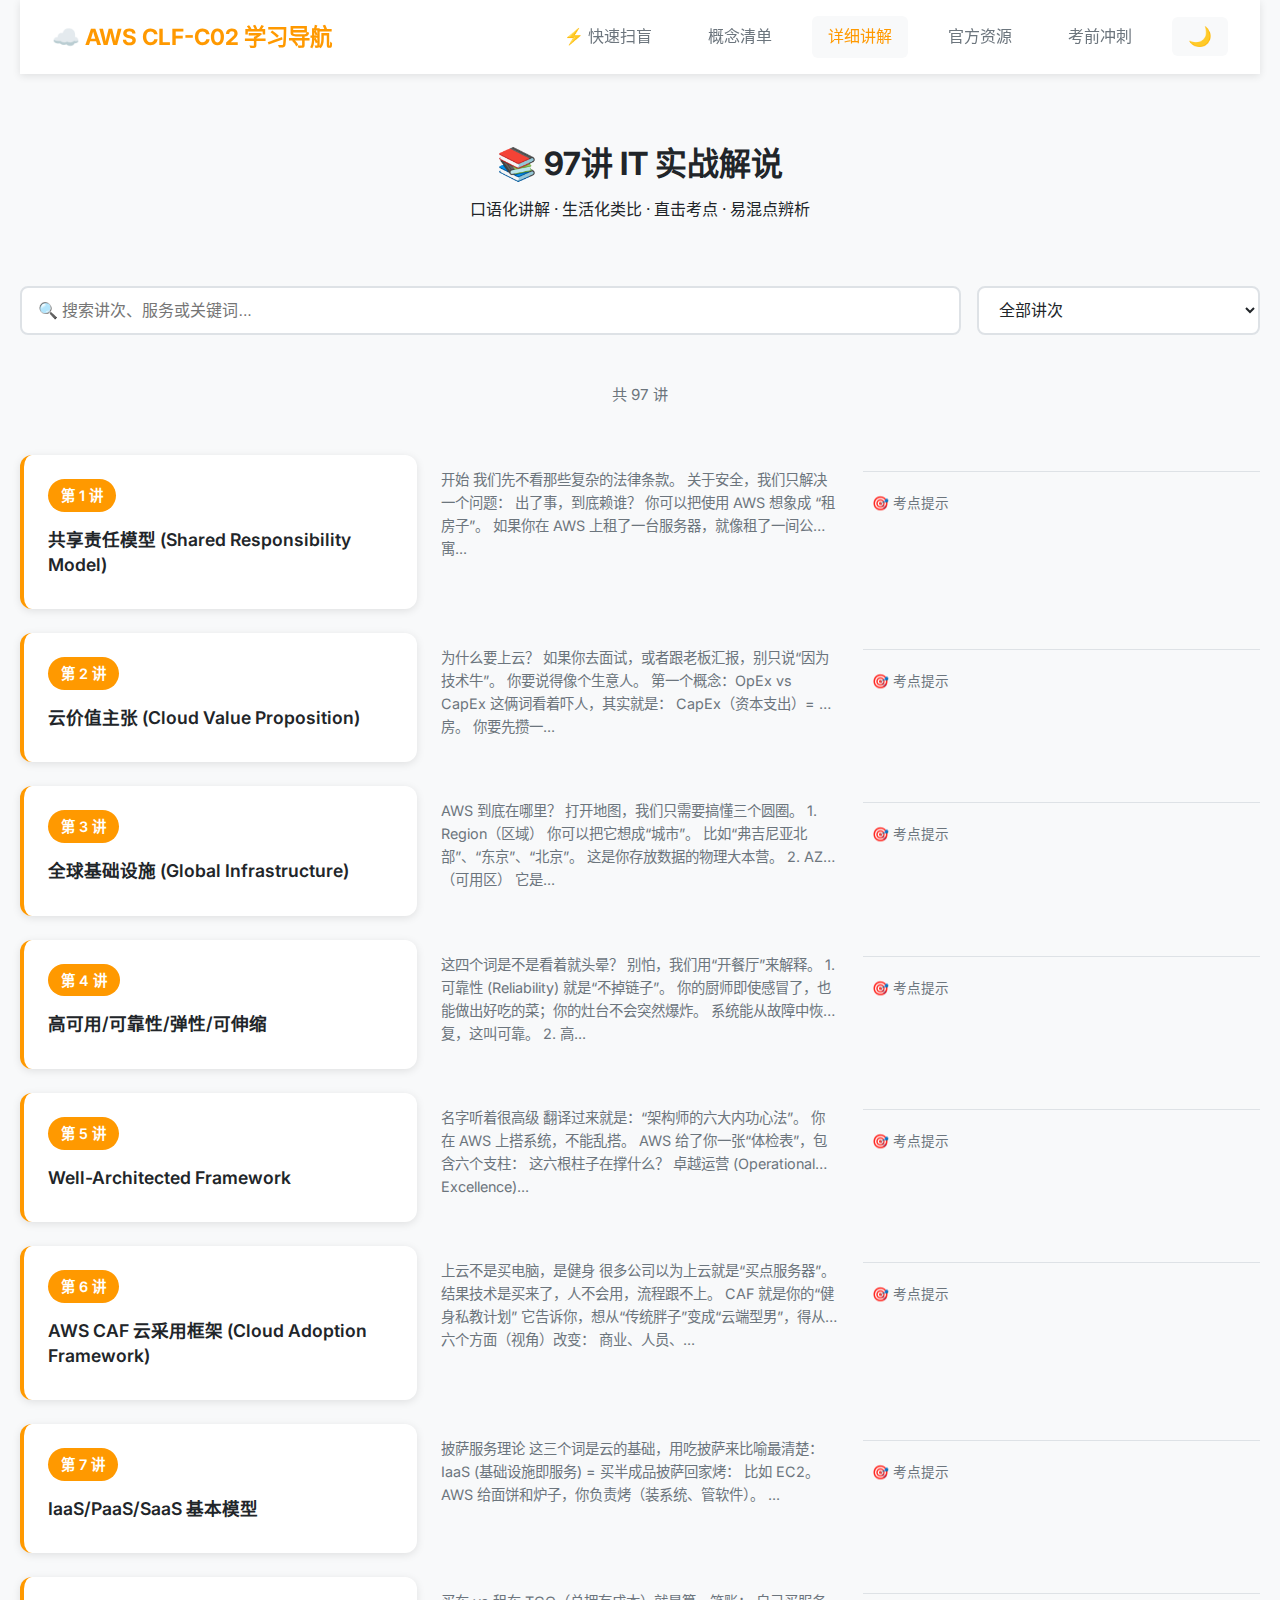
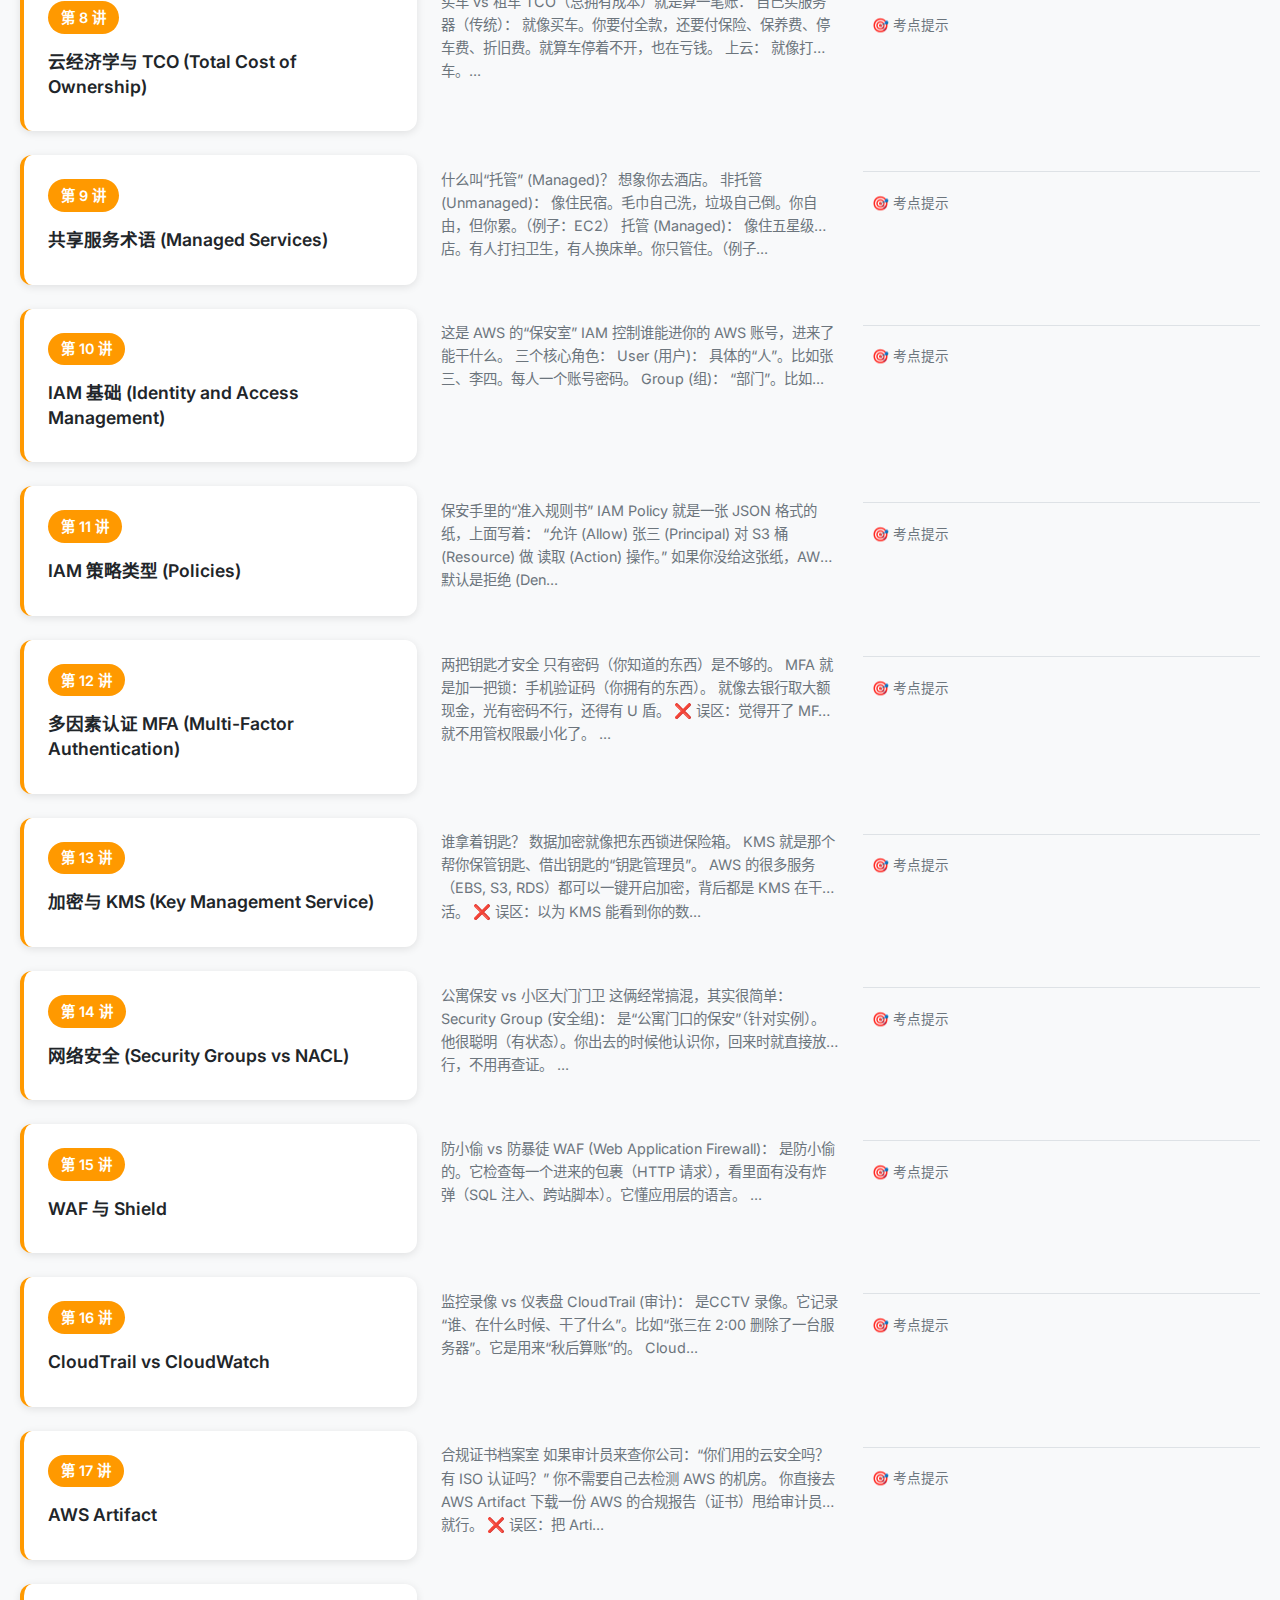
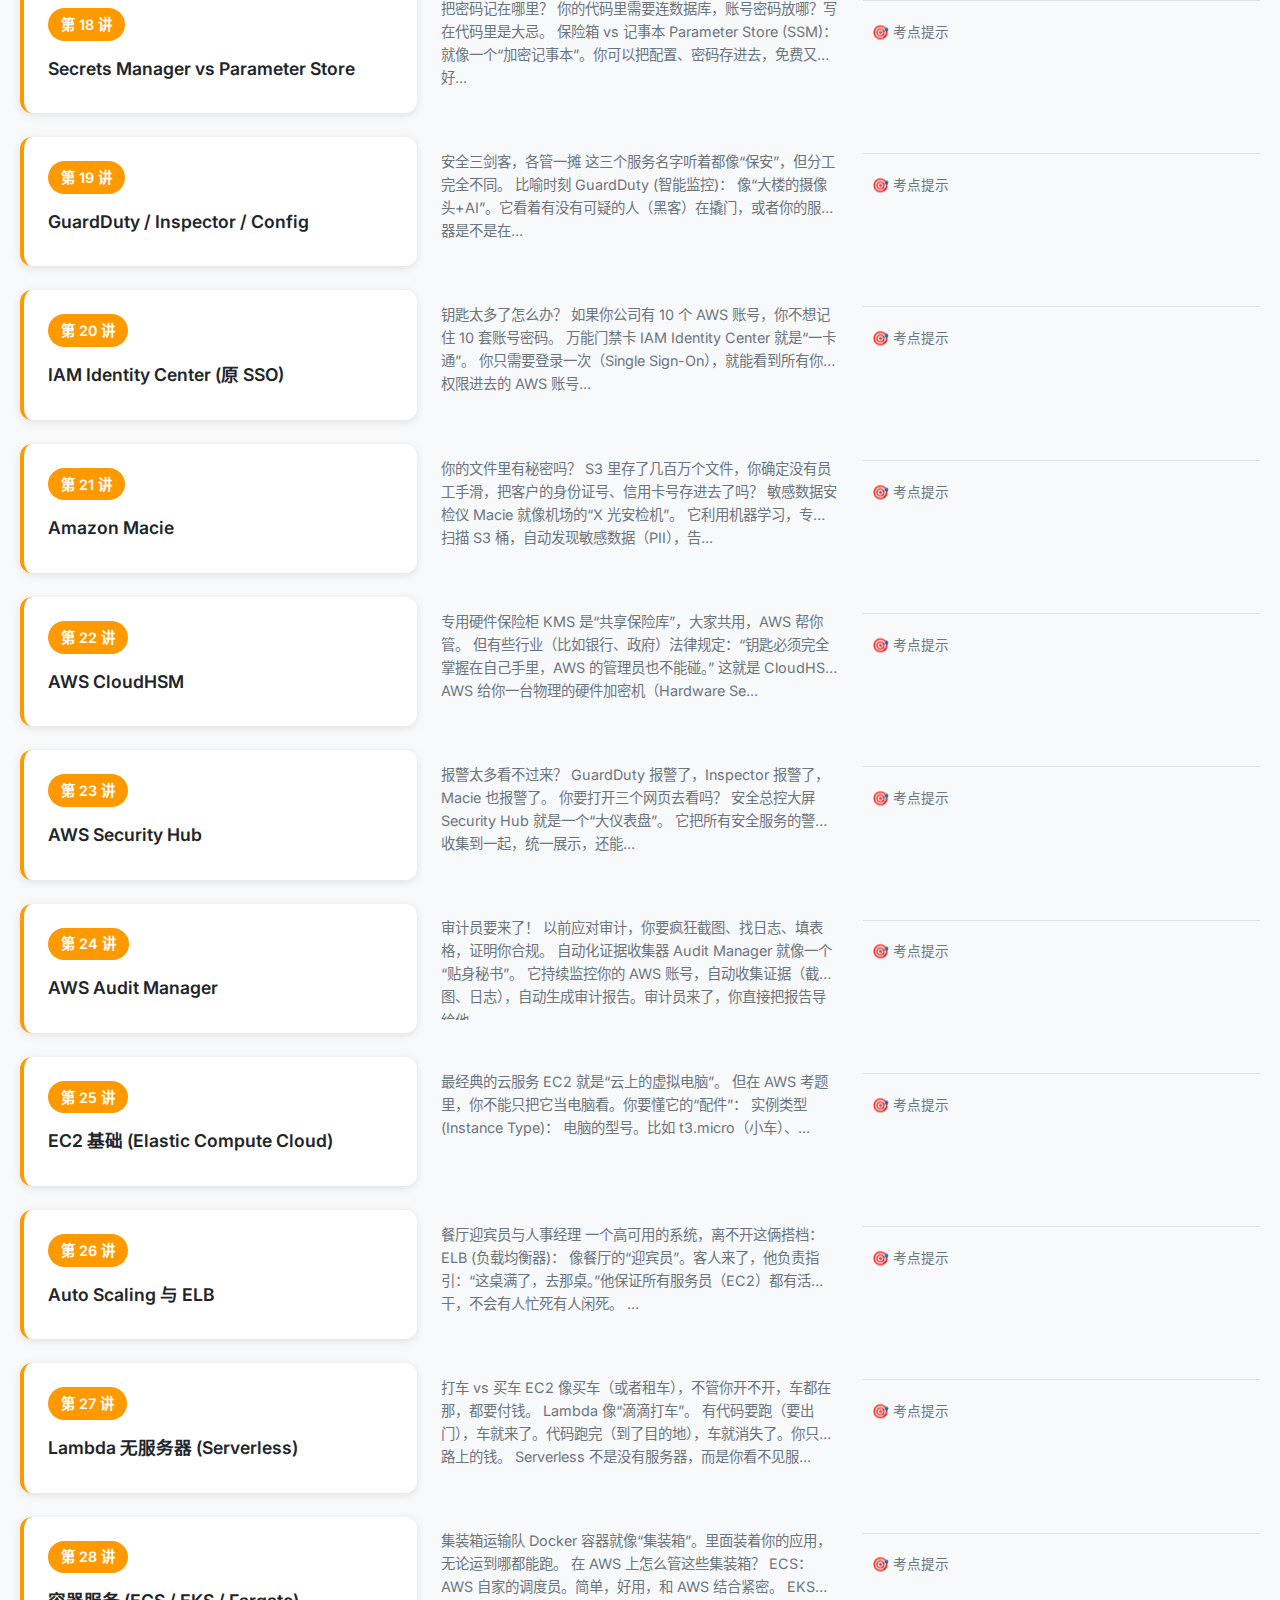
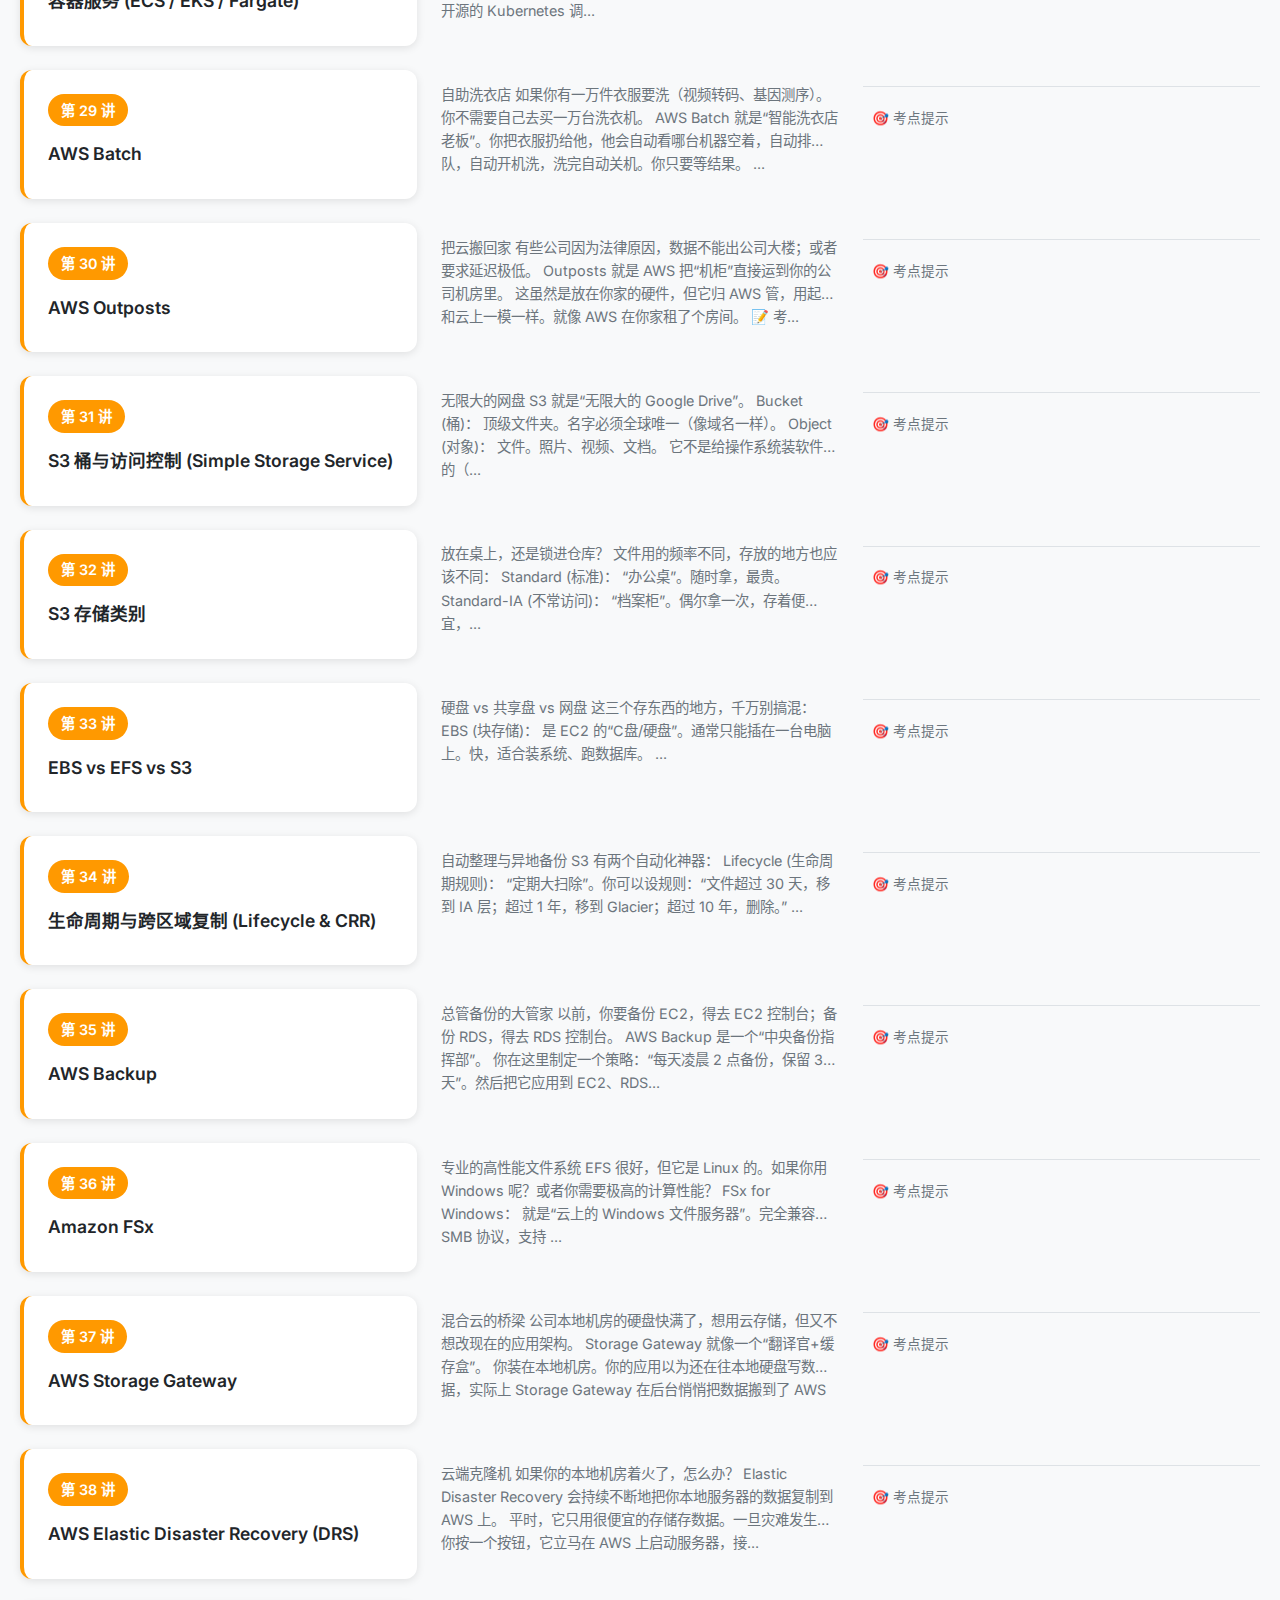
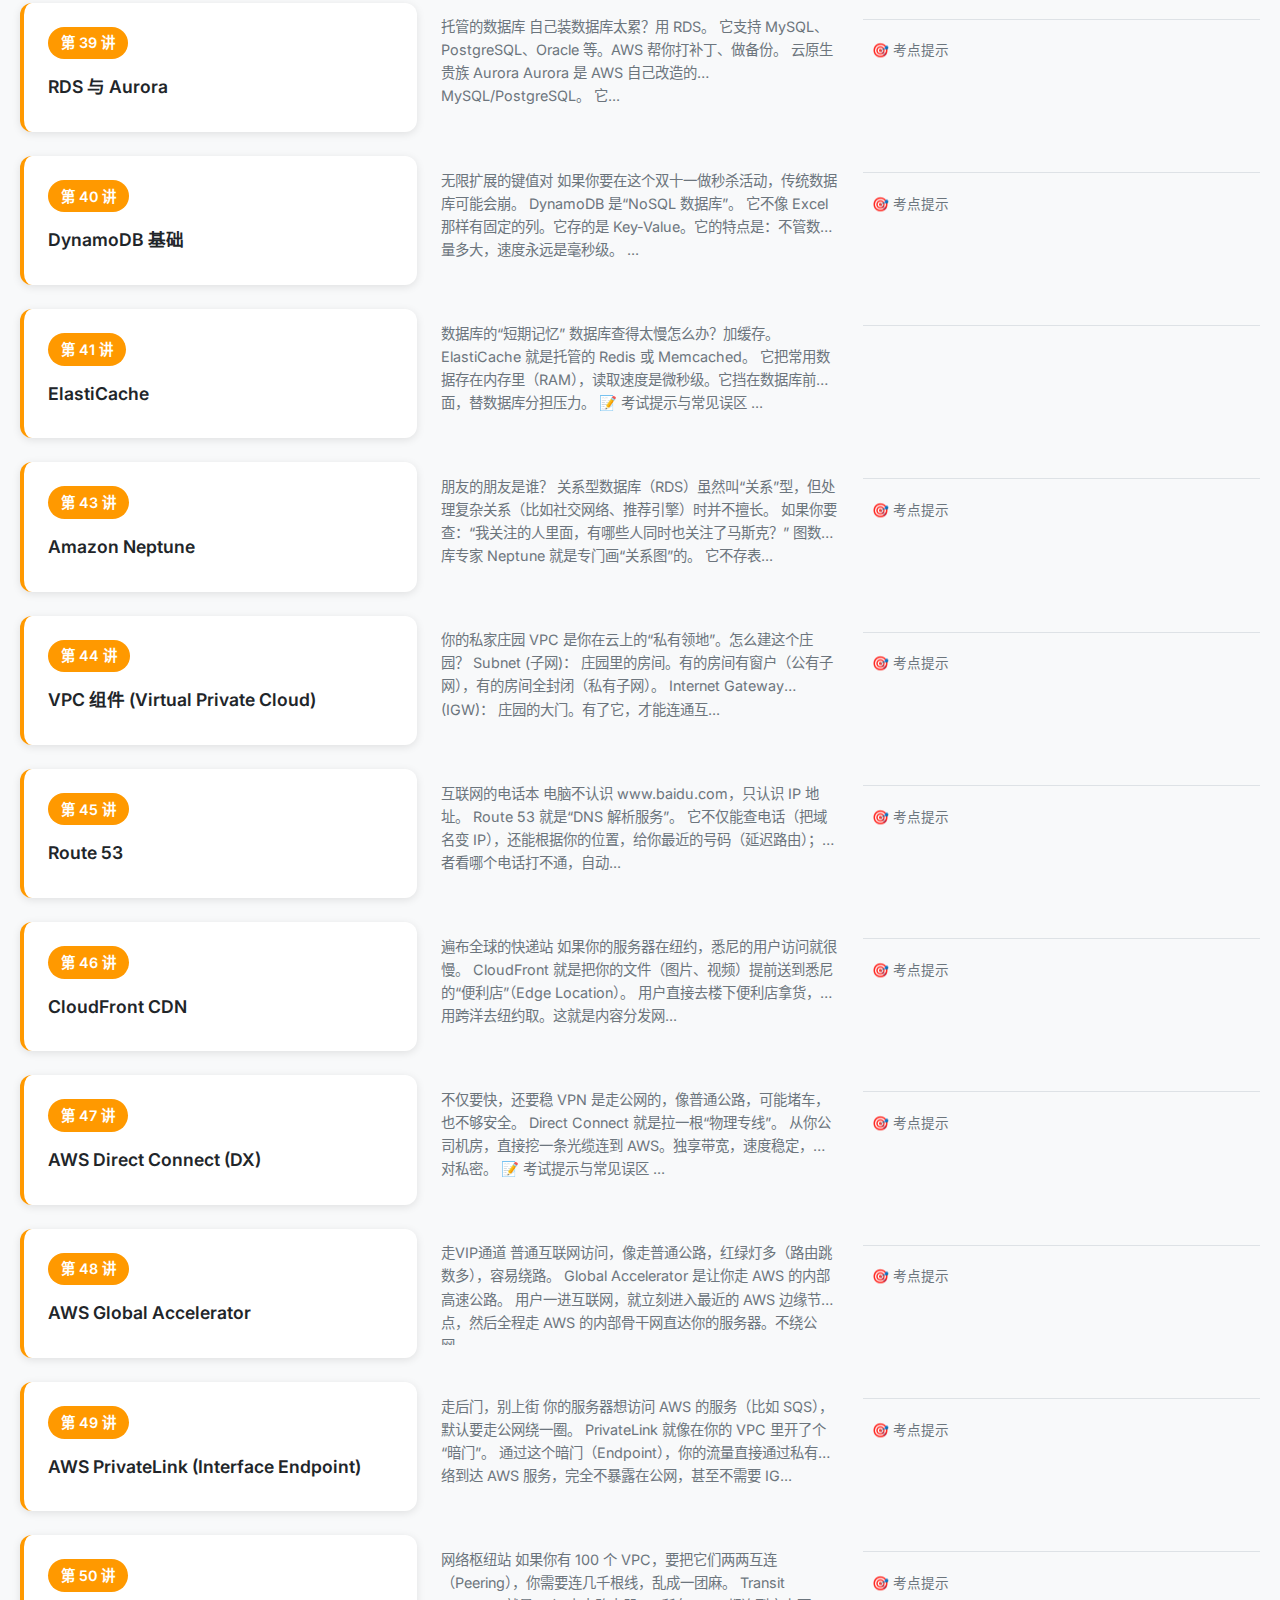
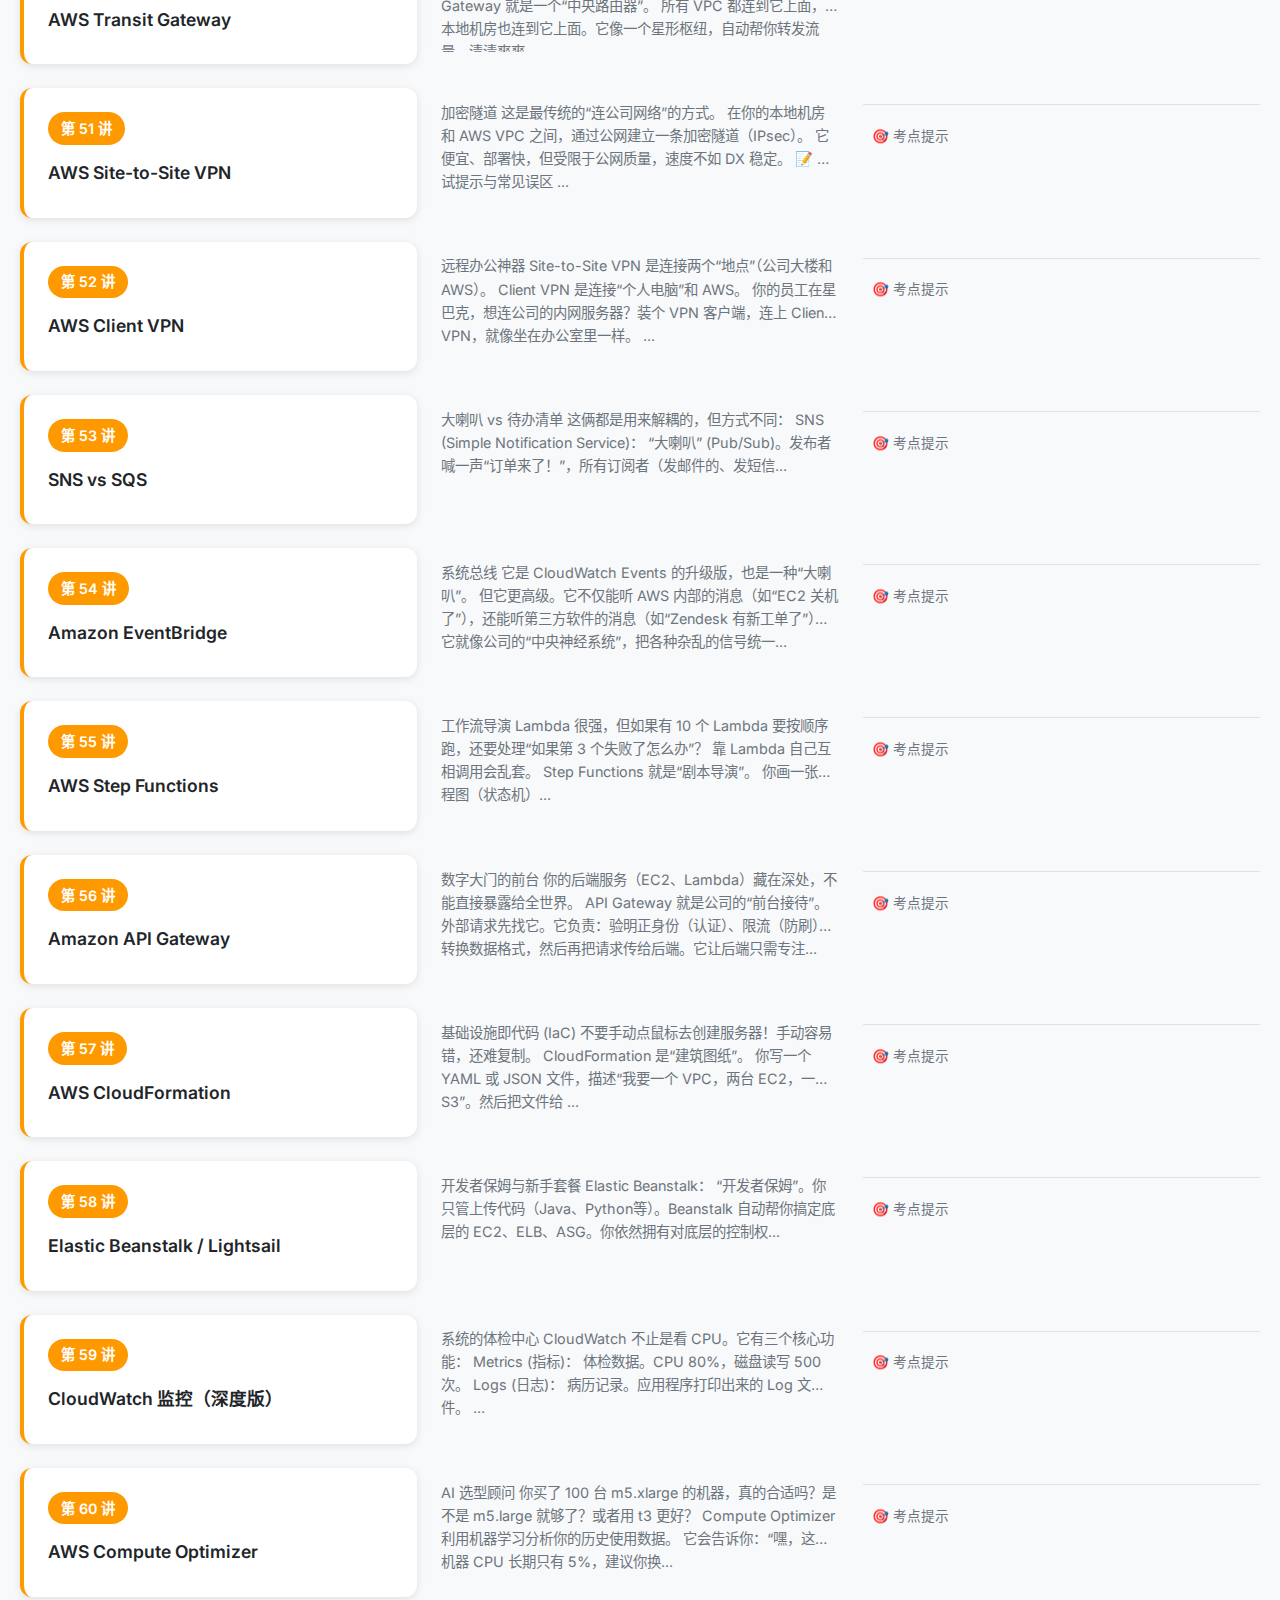
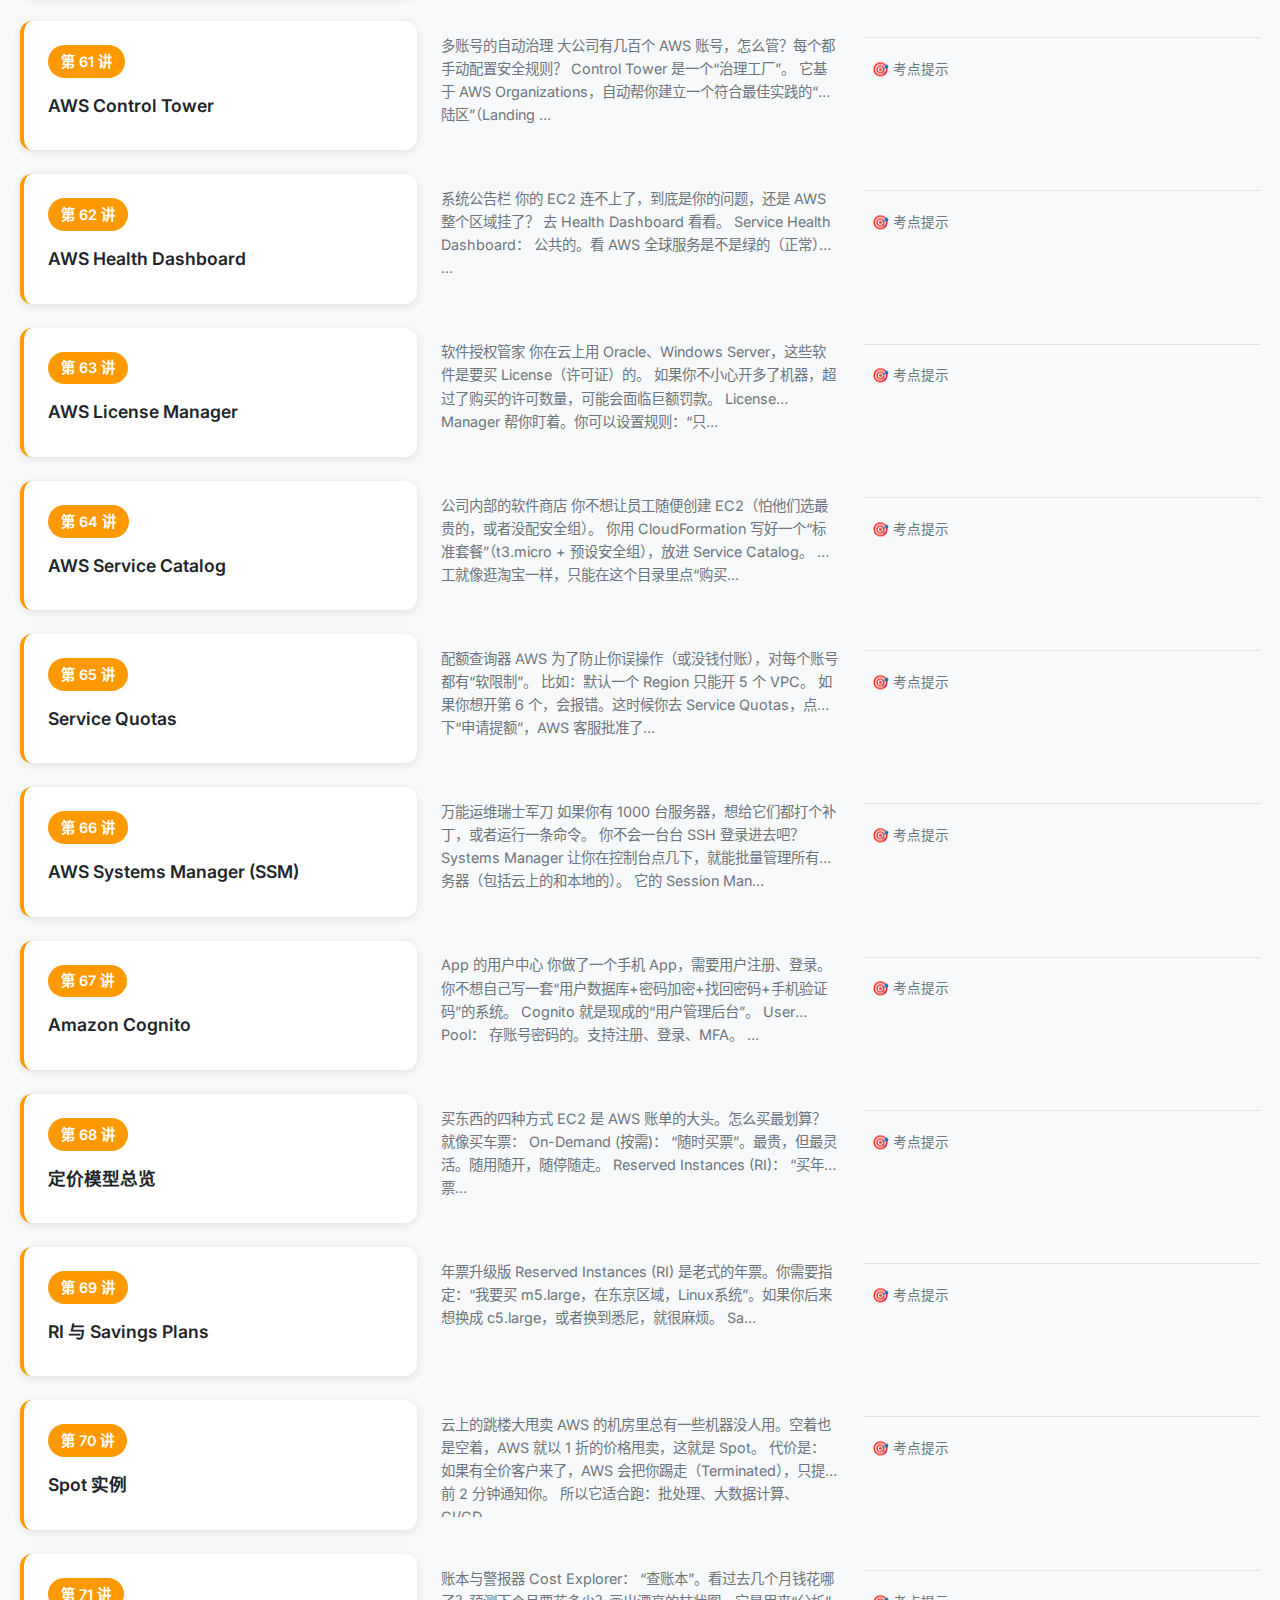
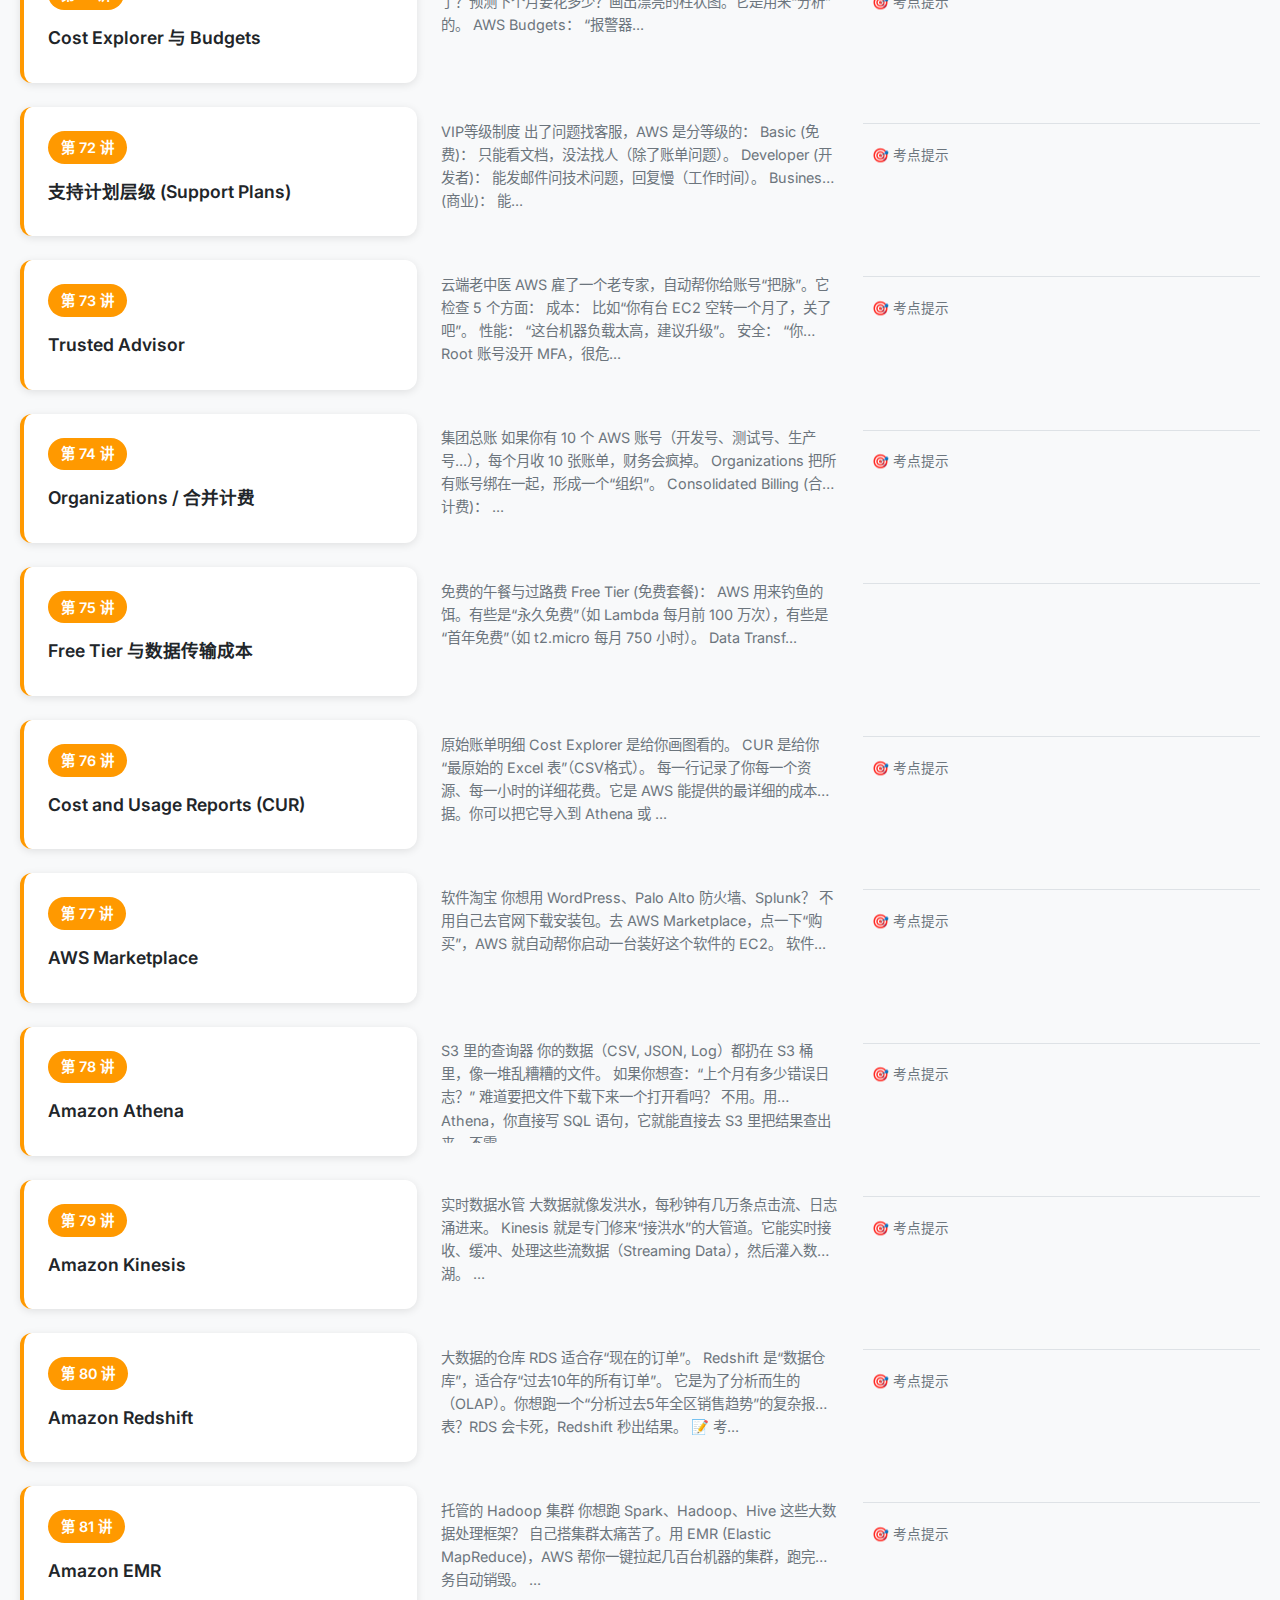
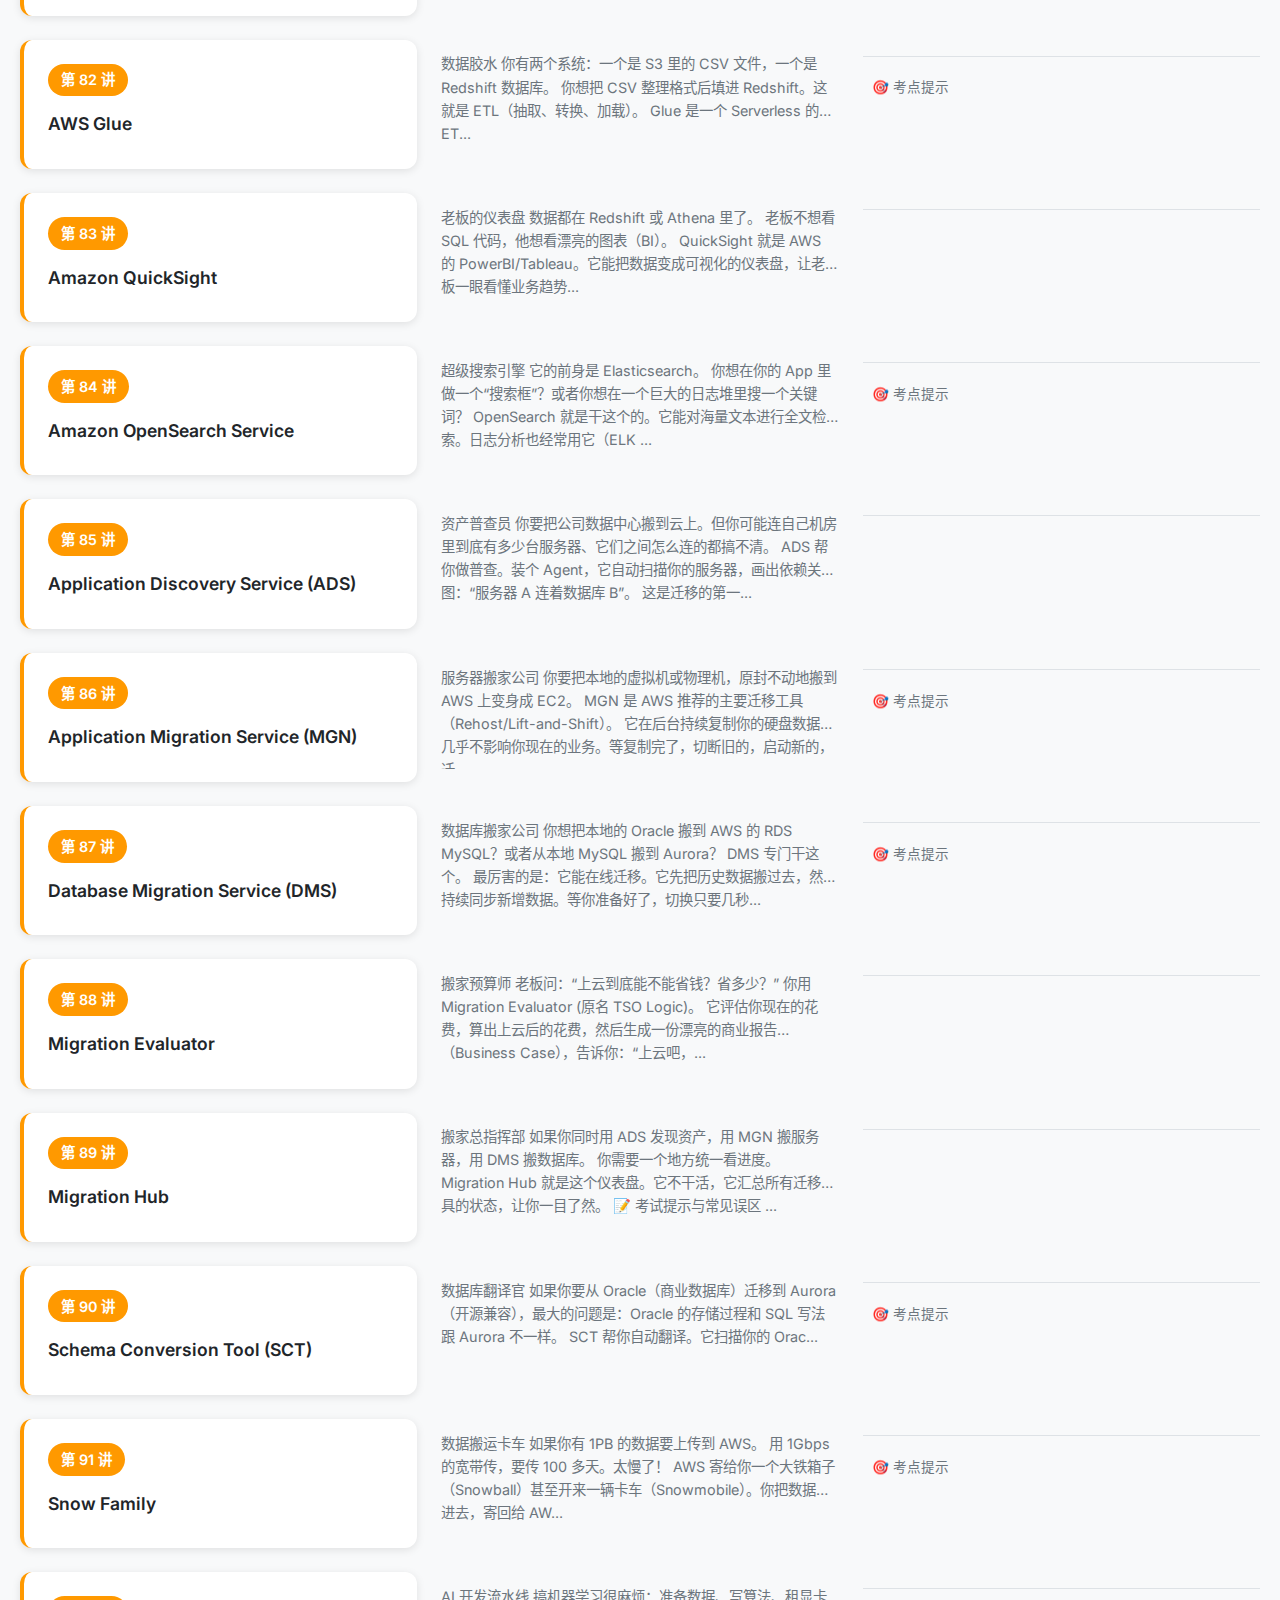
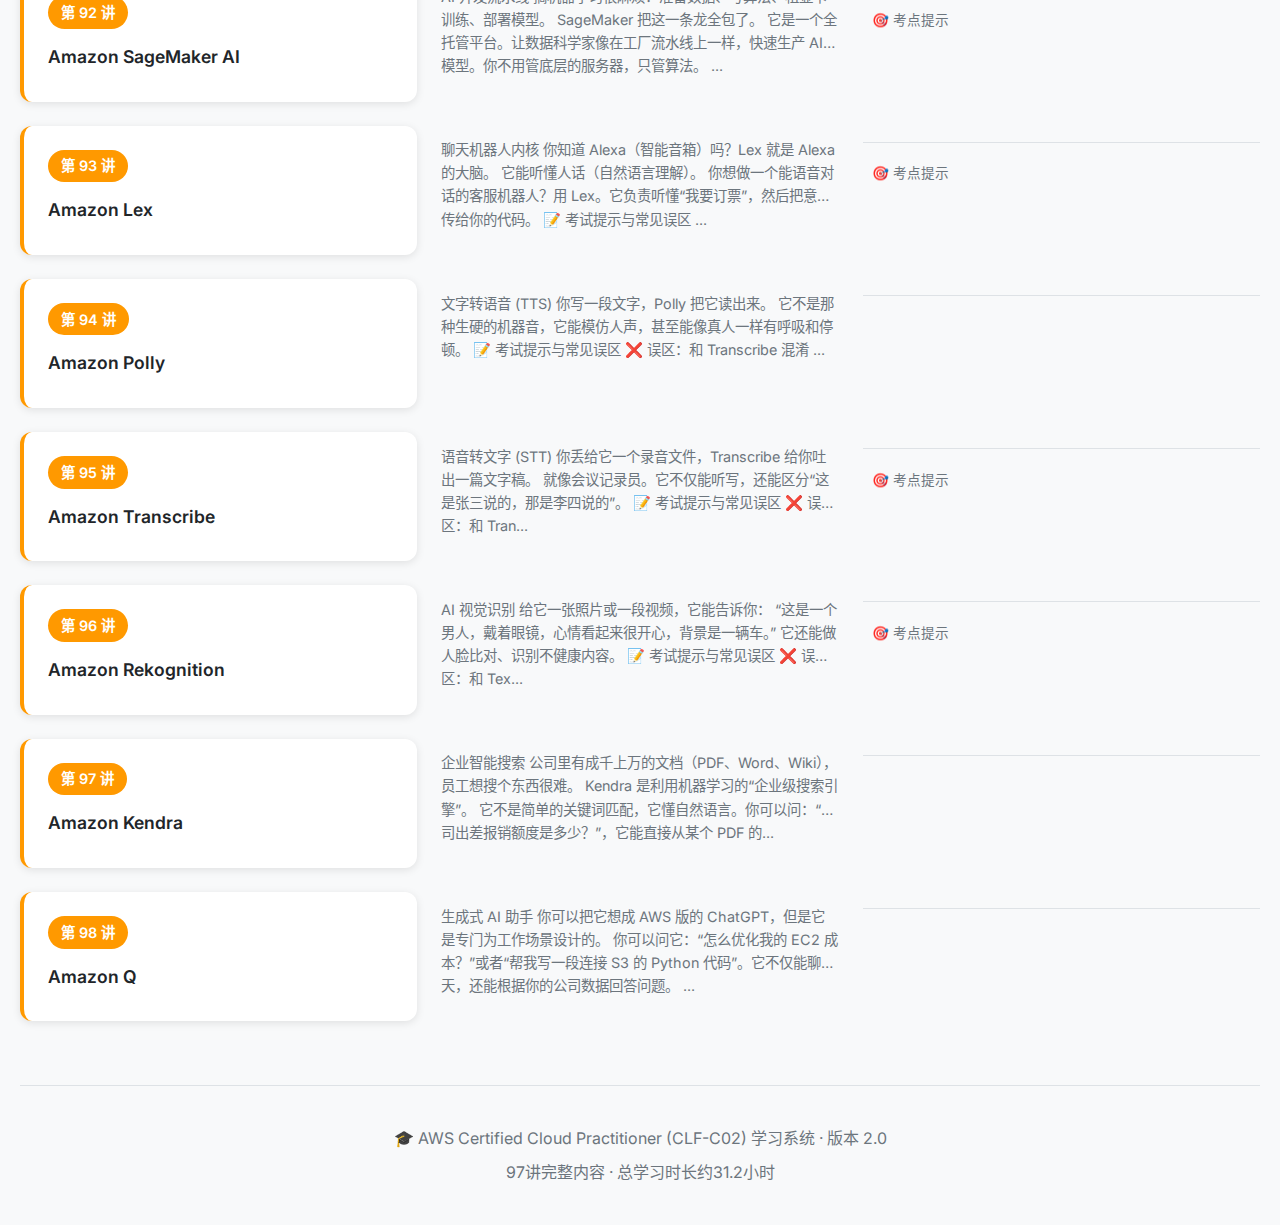
<file: lectures.html>
<!DOCTYPE html>
<html lang="zh-CN">
<head>
    <meta charset="UTF-8">
    <meta name="viewport" content="width=device-width, initial-scale=1.0">
    <title>详细讲解 - AWS CLF-C02 学习系统</title>
    <link rel="stylesheet" href="css/style.css">
    <link href="https://fonts.googleapis.com/css2?family=Inter:wght@300;400;500;600;700&display=swap" rel="stylesheet">
    <style>
        /* 卡片网格布局 */
        .lectures-grid {
            display: grid;
            grid-template-columns: repeat(auto-fill, minmax(300px, 1fr));
            gap: 1.5rem;
            margin: 2rem 0;
        }

        .lecture-card {
            background: var(--bg-primary);
            border-radius: 12px;
            padding: 1.5rem;
            box-shadow: var(--shadow);
            transition: all 0.3s;
            cursor: pointer;
            border-left: 4px solid var(--aws-orange);
        }

        .lecture-card:hover {
            transform: translateY(-4px);
            box-shadow: var(--shadow-hover);
        }

        .lecture-card-header {
            display: flex;
            justify-content: space-between;
            align-items: start;
            margin-bottom: 1rem;
        }

        .lecture-number {
            background: var(--aws-orange);
            color: white;
            padding: 0.3rem 0.8rem;
            border-radius: 20px;
            font-weight: 600;
            font-size: 0.9rem;
        }

        .lecture-card-title {
            font-size: 1.1rem;
            font-weight: 600;
            color: var(--text-primary);
            margin: 0.5rem 0;
            line-height: 1.4;
        }

        .lecture-preview {
            color: var(--text-secondary);
            font-size: 0.9rem;
            line-height: 1.6;
            margin: 0.8rem 0;
            display: -webkit-box;
            -webkit-line-clamp: 3;
            -webkit-box-orient: vertical;
            overflow: hidden;
        }

        .lecture-meta {
            display: flex;
            gap: 1rem;
            margin-top: 1rem;
            padding-top: 1rem;
            border-top: 1px solid var(--border-color);
            font-size: 0.85rem;
            color: var(--text-secondary);
        }

        .meta-tag {
            background: var(--bg-secondary);
            padding: 0.3rem 0.6rem;
            border-radius: 4px;
        }

        /* 弹窗模态框 */
        .modal {
            display: none;
            position: fixed;
            z-index: 2000;
            left: 0;
            top: 0;
            width: 100%;
            height: 100%;
            background: rgba(0, 0, 0, 0.6);
            overflow-y: auto;
        }

        .modal.active {
            display: flex;
            align-items: center;
            justify-content: center;
            padding: 2rem;
        }

        .modal-content {
            background: var(--bg-primary);
            border-radius: 16px;
            max-width: 900px;
            width: 100%;
            max-height: 90vh;
            overflow-y: auto;
            box-shadow: 0 10px 40px rgba(0, 0, 0, 0.3);
            position: relative;
        }

        .modal-header {
            position: sticky;
            top: 0;
            background: var(--bg-primary);
            padding: 2rem;
            border-bottom: 2px solid var(--border-color);
            z-index: 10;
            display: flex;
            justify-content: space-between;
            align-items: start;
        }

        .modal-title {
            font-size: 1.8rem;
            color: var(--text-primary);
            margin: 0;
            flex: 1;
        }

        .modal-close {
            background: var(--bg-secondary);
            border: none;
            width: 40px;
            height: 40px;
            border-radius: 50%;
            font-size: 1.5rem;
            cursor: pointer;
            transition: all 0.2s;
            color: var(--text-primary);
            flex-shrink: 0;
            margin-left: 1rem;
        }

        .modal-close:hover {
            background: var(--aws-orange);
            color: white;
            transform: rotate(90deg);
        }

        .modal-body {
            padding: 2rem;
        }

        .modal-body h3 {
            color: var(--aws-orange);
            margin: 1.5rem 0 1rem;
        }

        .modal-body p {
            line-height: 1.8;
            color: var(--text-primary);
            margin: 1rem 0;
        }

        .modal-body ul {
            margin: 1rem 0;
            padding-left: 2rem;
            line-height: 1.8;
        }

        .modal-body li {
            margin: 0.5rem 0;
            color: var(--text-primary);
        }

        .modal-highlights {
            display: grid;
            grid-template-columns: repeat(auto-fit, minmax(250px, 1fr));
            gap: 1rem;
            margin: 2rem 0;
        }

        .highlight-box {
            background: var(--bg-secondary);
            padding: 1.5rem;
            border-radius: 8px;
            border-left: 4px solid var(--aws-orange);
        }

        .highlight-label {
            font-weight: 600;
            color: var(--text-primary);
            margin-bottom: 0.5rem;
            display: block;
        }

        .highlight-text {
            color: var(--text-secondary);
            font-size: 0.95rem;
            line-height: 1.6;
        }

        /* 搜索和筛选增强 */
        .search-stats {
            text-align: center;
            padding: 1rem;
            color: var(--text-secondary);
            font-size: 0.95rem;
        }

        .no-results {
            text-align: center;
            padding: 4rem 2rem;
            color: var(--text-secondary);
        }

        .no-results h3 {
            font-size: 1.5rem;
            margin-bottom: 1rem;
            color: var(--text-primary);
        }

        /* 响应式设计 */
        @media (max-width: 768px) {
            .lectures-grid {
                grid-template-columns: 1fr;
            }

            .modal.active {
                padding: 1rem;
            }

            .modal-content {
                max-height: 95vh;
            }

            .modal-header {
                padding: 1.5rem;
            }

            .modal-body {
                padding: 1.5rem;
            }

            .modal-title {
                font-size: 1.3rem;
            }
        }

        /* 加载动画 */
        .loading {
            text-align: center;
            padding: 4rem 2rem;
            color: var(--text-secondary);
        }

        .loading-spinner {
            width: 50px;
            height: 50px;
            border: 4px solid var(--border-color);
            border-top-color: var(--aws-orange);
            border-radius: 50%;
            animation: spin 1s linear infinite;
            margin: 0 auto 1rem;
        }

        @keyframes spin {
            to { transform: rotate(360deg); }
        }
    </style>
</head>
<body>
    <div class="container">
        <!-- 导航栏 -->
        <nav class="navbar">
            <div class="nav-content">
                <div class="nav-left">
                    <h1 class="logo">☁️ AWS CLF-C02 学习导航</h1>
                </div>
                <div class="nav-right">
                    <a href="quick-scan.html" class="nav-link">⚡ 快速扫盲</a>
                    <a href="index.html" class="nav-link">概念清单</a>
                    <a href="lectures.html" class="nav-link active">详细讲解</a>
                    <a href="resources.html" class="nav-link">官方资源</a>
                    <a href="exam-prep.html" class="nav-link">考前冲刺</a>
                    <button id="theme-toggle" class="theme-btn" title="切换主题">🌙</button>
                </div>
            </div>
        </nav>

        <!-- 页面标题 -->
        <header class="page-header">
            <h2>📚 97讲 IT 实战解说</h2>
            <p>口语化讲解 · 生活化类比 · 直击考点 · 易混点辨析</p>
        </header>

        <!-- 搜索和筛选 -->
        <section class="search-section">
            <div class="search-controls">
                <input type="text" id="lecture-search" class="search-input" placeholder="🔍 搜索讲次、服务或关键词...">
                <select id="lecture-filter" class="domain-filter">
                    <option value="all">全部讲次</option>
                    <option value="1-17">Part 1: 基础概念与安全 (1-17讲)</option>
                    <option value="18-41">Part 2: 核心服务深度 (18-41讲)</option>
                    <option value="42-66">Part 3: 网络与管理 (42-66讲)</option>
                    <option value="67-97">Part 4: 全栈进阶 (67-97讲)</option>
                </select>
            </div>
        </section>

        <!-- 搜索统计 -->
        <div id="search-stats" class="search-stats"></div>

        <!-- 加载提示 -->
        <div id="loading" class="loading">
            <div class="loading-spinner"></div>
            <p>正在加载讲解数据...</p>
        </div>

        <!-- 讲解卡片网格 -->
        <section class="lectures-content">
            <div id="lectures-grid" class="lectures-grid">
                <!-- 动态生成卡片 -->
            </div>
            <div id="no-results" class="no-results" style="display: none;">
                <h3>😕 没有找到匹配的讲次</h3>
                <p>试试调整搜索关键词或筛选条件</p>
            </div>
        </section>

        <!-- 详情弹窗 -->
        <div id="lecture-modal" class="modal">
            <div class="modal-content">
                <div class="modal-header">
                    <h2 id="modal-title" class="modal-title"></h2>
                    <button class="modal-close" onclick="closeModal()">×</button>
                </div>
                <div class="modal-body">
                    <div id="modal-body-content"></div>
                    <div id="modal-highlights" class="modal-highlights"></div>
                </div>
            </div>
        </div>

        <!-- 页脚 -->
        <footer class="footer">
            <p>🎓 AWS Certified Cloud Practitioner (CLF-C02) 学习系统 · 版本 2.0</p>
            <p>97讲完整内容 · 总学习时长约31.2小时</p>
        </footer>
    </div>

    <!-- 引入脚本 -->
    <script src="js/lectures-data.js"></script>
    <script>
        // 主题切换
        const savedTheme = localStorage.getItem('theme') || 'light';
        document.documentElement.setAttribute('data-theme', savedTheme);

        function updateThemeButton() {
            const themeBtn = document.getElementById('theme-toggle');
            if (themeBtn) {
                const currentTheme = document.documentElement.getAttribute('data-theme');
                themeBtn.textContent = currentTheme === 'dark' ? '☀️' : '🌙';
            }
        }

        const themeToggle = document.getElementById('theme-toggle');
        if (themeToggle) {
            updateThemeButton();
            themeToggle.addEventListener('click', () => {
                const currentTheme = document.documentElement.getAttribute('data-theme');
                const newTheme = currentTheme === 'light' ? 'dark' : 'light';
                document.documentElement.setAttribute('data-theme', newTheme);
                localStorage.setItem('theme', newTheme);
                updateThemeButton();
            });
        }

        // 渲染讲解卡片
        function renderLectures(lectures = lecturesData) {
            const container = document.getElementById('lectures-grid');
            const noResults = document.getElementById('no-results');
            const searchStats = document.getElementById('search-stats');
            
            if (!lectures || lectures.length === 0) {
                container.innerHTML = '';
                noResults.style.display = 'block';
                searchStats.textContent = '共 0 讲';
                return;
            }

            noResults.style.display = 'none';
            searchStats.textContent = `共 ${lectures.length} 讲`;

            container.innerHTML = lectures.map(lecture => {
                const preview = lecture.content ? 
                    lecture.content.replace(/<[^>]*>/g, '').substring(0, 150) + '...' : 
                    '点击查看详细内容...';

                return `
                    <div class="lecture-card" onclick="openModal(${lecture.id})">
                        <div class="lecture-card-header">
                            <span class="lecture-number">第 ${lecture.id} 讲</span>
                        </div>
                        <h3 class="lecture-card-title">${lecture.title || '标题加载中...'}</h3>
                        <div class="lecture-preview">${preview}</div>
                        <div class="lecture-meta">
                            ${lecture.keyTakeaway ? '<span class="meta-tag">💡 关键记忆点</span>' : ''}
                            ${lecture.misconception ? '<span class="meta-tag">❌ 易混点</span>' : ''}
                            ${lecture.examTips ? '<span class="meta-tag">🎯 考点提示</span>' : ''}
                        </div>
                    </div>
                `;
            }).join('');
        }

        // 打开详情弹窗
        function openModal(lectureId) {
            const lecture = lecturesData.find(l => l.id === lectureId);
            if (!lecture) return;

            const modal = document.getElementById('lecture-modal');
            const modalTitle = document.getElementById('modal-title');
            const modalBody = document.getElementById('modal-body-content');
            const modalHighlights = document.getElementById('modal-highlights');

            modalTitle.textContent = `第 ${lecture.id} 讲 | ${lecture.title}`;
            modalBody.innerHTML = lecture.content || '<p>内容加载中...</p>';

            // 渲染关键信息
            let highlightsHtml = '';
            if (lecture.keyTakeaway) {
                highlightsHtml += `
                    <div class="highlight-box">
                        <span class="highlight-label">💡 关键记忆点</span>
                        <div class="highlight-text">${lecture.keyTakeaway}</div>
                    </div>
                `;
            }
            if (lecture.misconception) {
                highlightsHtml += `
                    <div class="highlight-box">
                        <span class="highlight-label">❌ 常见误区</span>
                        <div class="highlight-text">${lecture.misconception}</div>
                    </div>
                `;
            }
            if (lecture.examTips) {
                highlightsHtml += `
                    <div class="highlight-box">
                        <span class="highlight-label">🎯 考点提示</span>
                        <div class="highlight-text">${lecture.examTips}</div>
                    </div>
                `;
            }
            modalHighlights.innerHTML = highlightsHtml;

            modal.classList.add('active');
            document.body.style.overflow = 'hidden';
        }

        // 关闭弹窗
        function closeModal() {
            const modal = document.getElementById('lecture-modal');
            modal.classList.remove('active');
            document.body.style.overflow = '';
        }

        // 点击弹窗外部关闭
        document.getElementById('lecture-modal').addEventListener('click', (e) => {
            if (e.target.id === 'lecture-modal') {
                closeModal();
            }
        });

        // ESC键关闭弹窗
        document.addEventListener('keydown', (e) => {
            if (e.key === 'Escape') {
                closeModal();
            }
        });

        // 搜索和筛选
        function filterLectures() {
            const searchInput = document.getElementById('lecture-search');
            const filter = document.getElementById('lecture-filter');
            
            if (!searchInput || !filter) return;

            const searchTerm = searchInput.value.toLowerCase();
            const selectedRange = filter.value;

            let filtered = lecturesData;

            // 按范围筛选
            if (selectedRange !== 'all') {
                const [start, end] = selectedRange.split('-').map(Number);
                filtered = filtered.filter(l => l.id >= start && l.id <= end);
            }

            // 按搜索词筛选
            if (searchTerm) {
                filtered = filtered.filter(l => 
                    (l.title && l.title.toLowerCase().includes(searchTerm)) ||
                    (l.content && l.content.toLowerCase().includes(searchTerm)) ||
                    (l.keyTakeaway && l.keyTakeaway.toLowerCase().includes(searchTerm)) ||
                    (l.misconception && l.misconception.toLowerCase().includes(searchTerm)) ||
                    (l.examTips && l.examTips.toLowerCase().includes(searchTerm))
                );
            }

            renderLectures(filtered);
        }

        // 添加搜索和筛选事件监听
        document.addEventListener('DOMContentLoaded', () => {
            const searchInput = document.getElementById('lecture-search');
            const filter = document.getElementById('lecture-filter');
            const loading = document.getElementById('loading');

            // 检查数据是否加载
            if (typeof lecturesData === 'undefined') {
                loading.innerHTML = `
                    <h3 style="color: #FF9900;">⚠️ 讲解数据加载失败</h3>
                    <p>请确保 js/lectures-data.js 文件存在且格式正确</p>
                    <p style="margin-top: 1rem;">
                        <a href="index.html" style="color: #FF9900;">← 返回首页</a>
                    </p>
                `;
                return;
            }

            // 隐藏加载提示
            loading.style.display = 'none';

            // 初始渲染
            renderLectures();

            // 添加事件监听
            if (searchInput) {
                searchInput.addEventListener('input', filterLectures);
            }

            if (filter) {
                filter.addEventListener('change', filterLectures);
            }

            // 检查URL中的锚点（从其他页面跳转）
            if (window.location.hash) {
                const lectureId = parseInt(window.location.hash.replace('#lecture-', ''));
                if (!isNaN(lectureId)) {
                    setTimeout(() => {
                        openModal(lectureId);
                    }, 300);
                }
            }
        });
    </script>
</body>
</html>
</file>
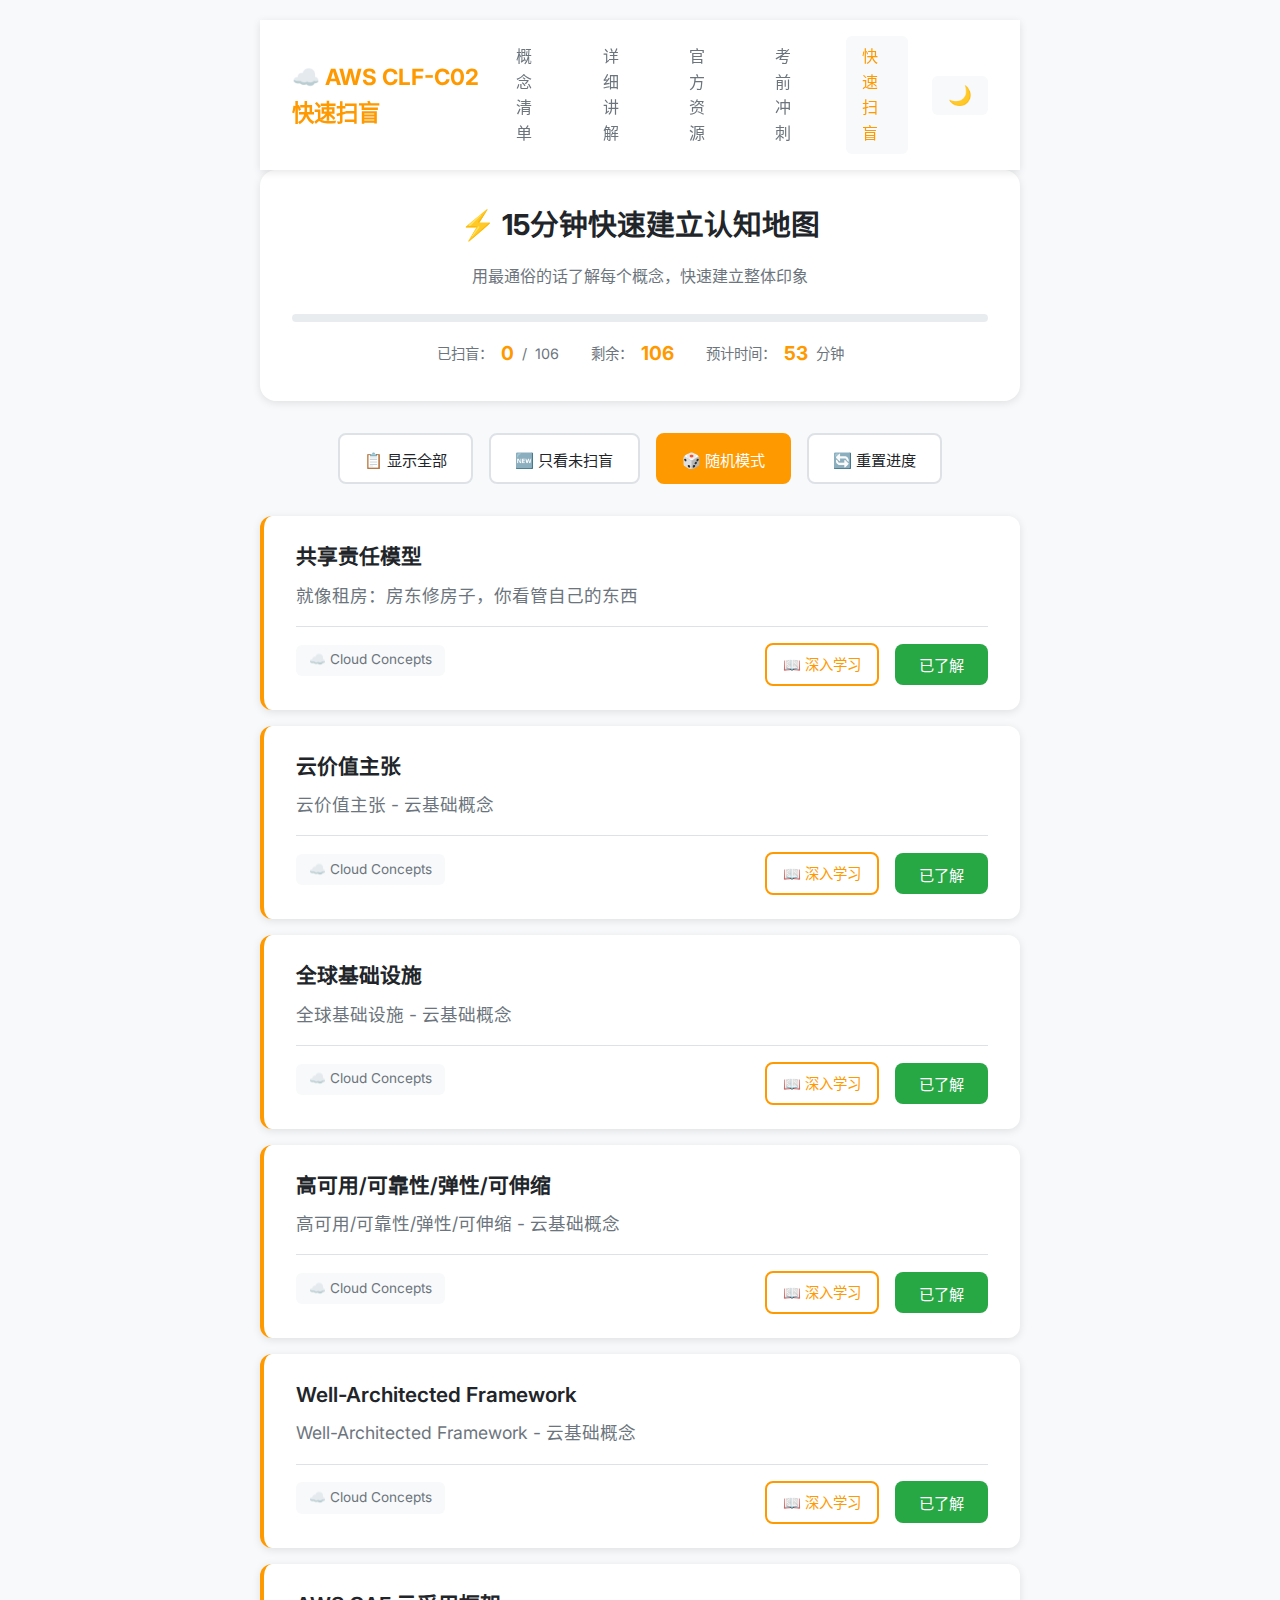
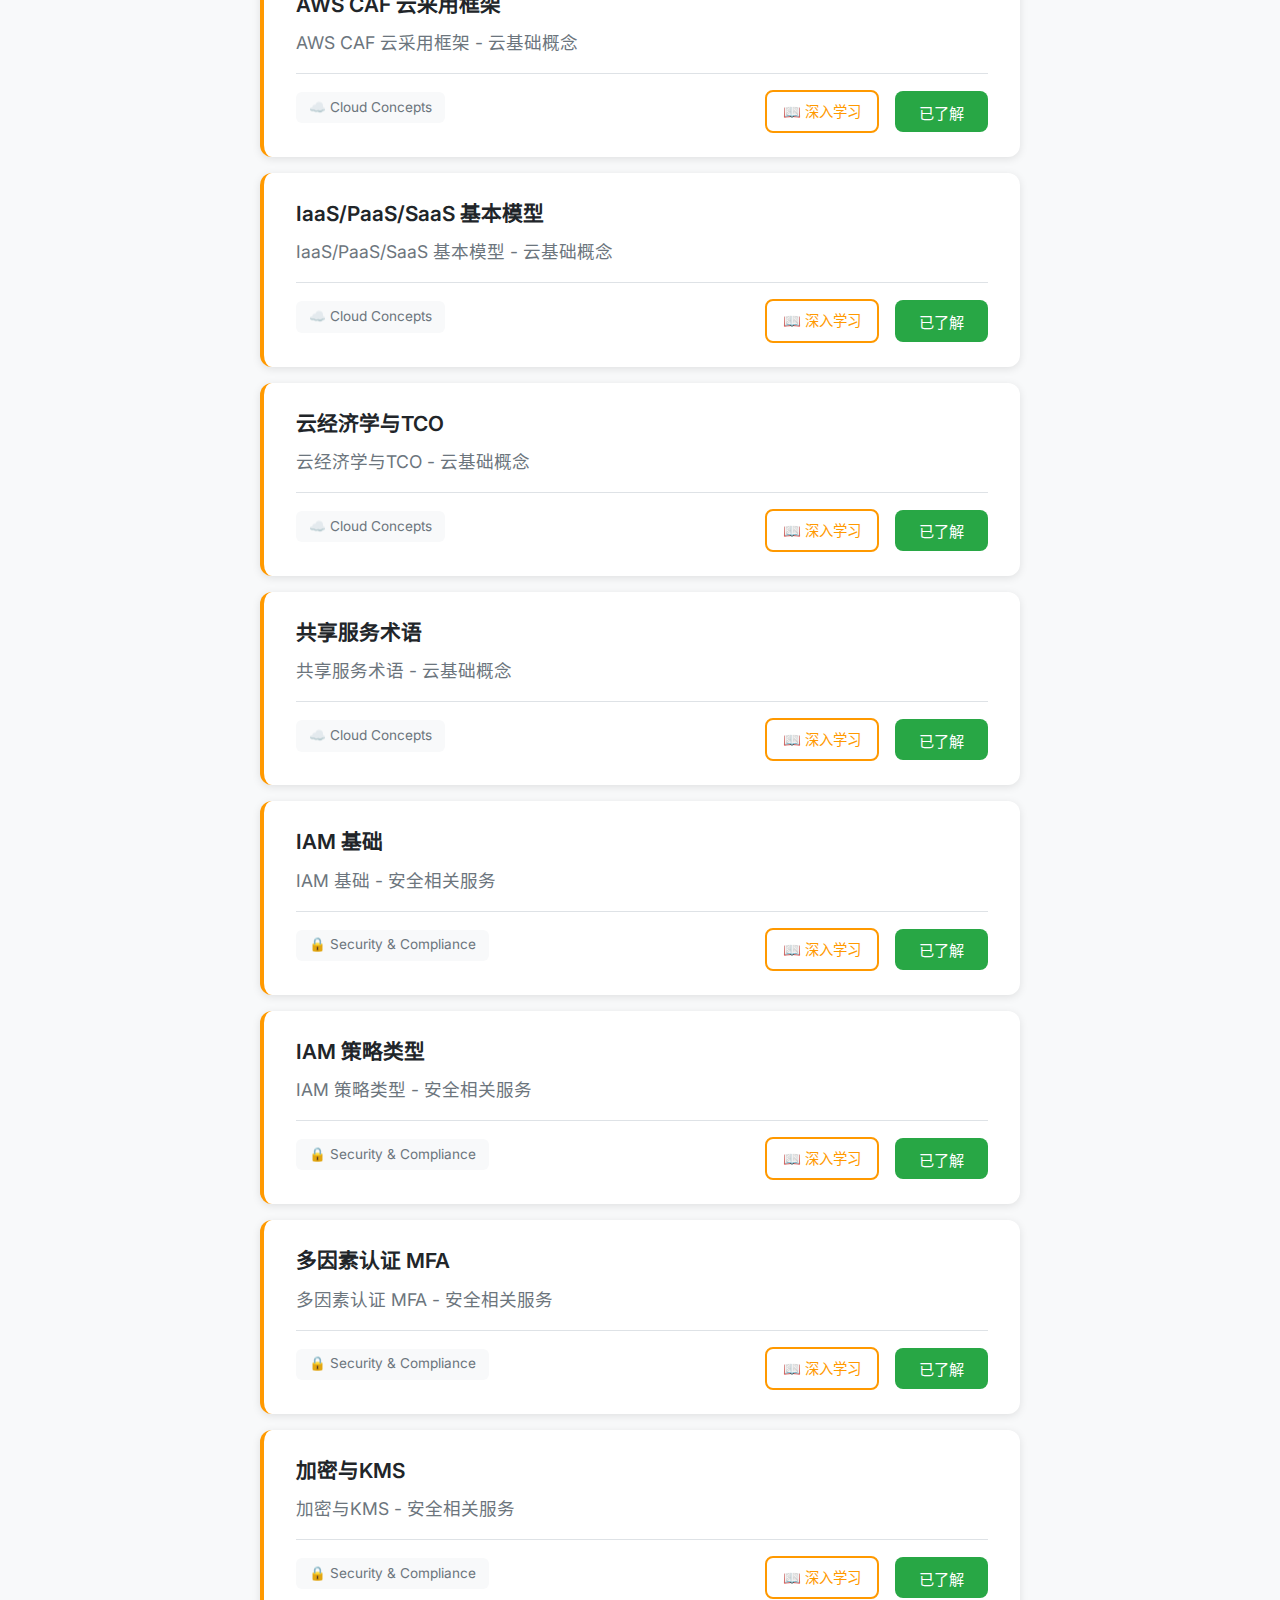
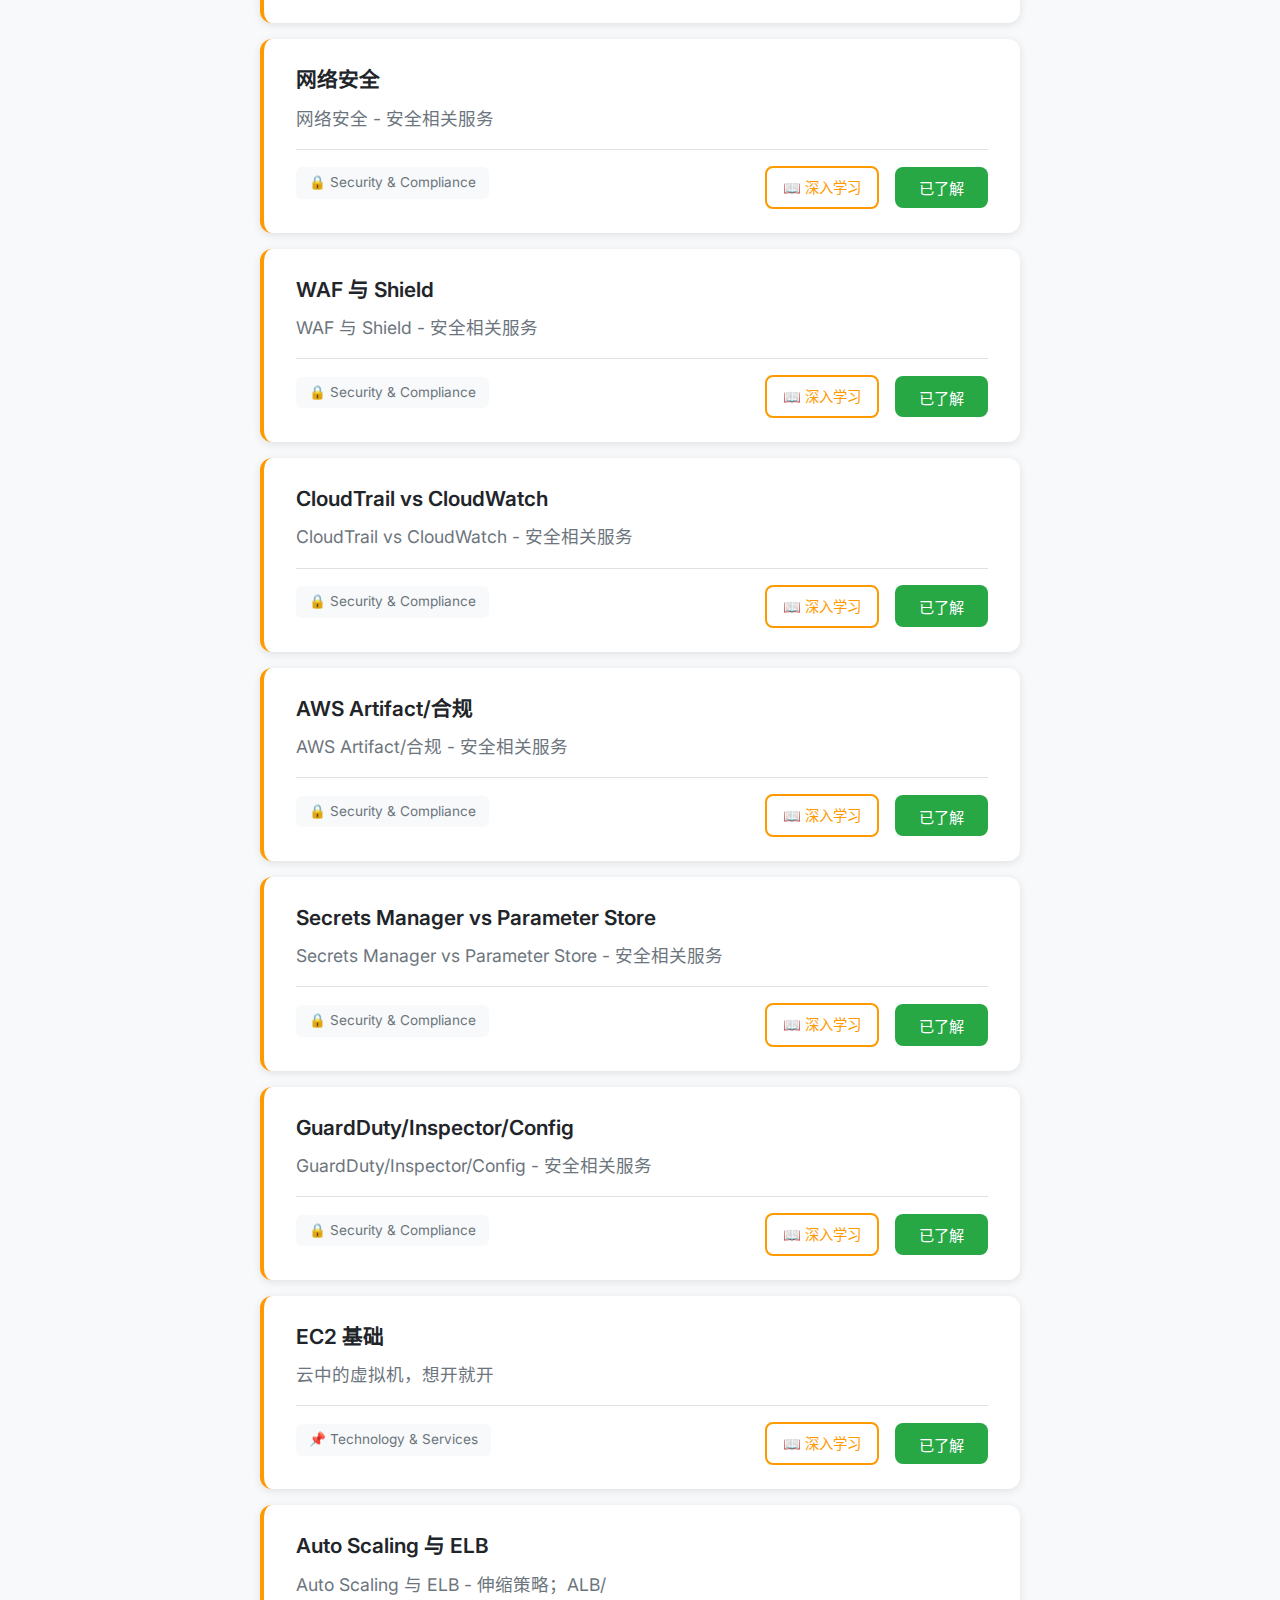
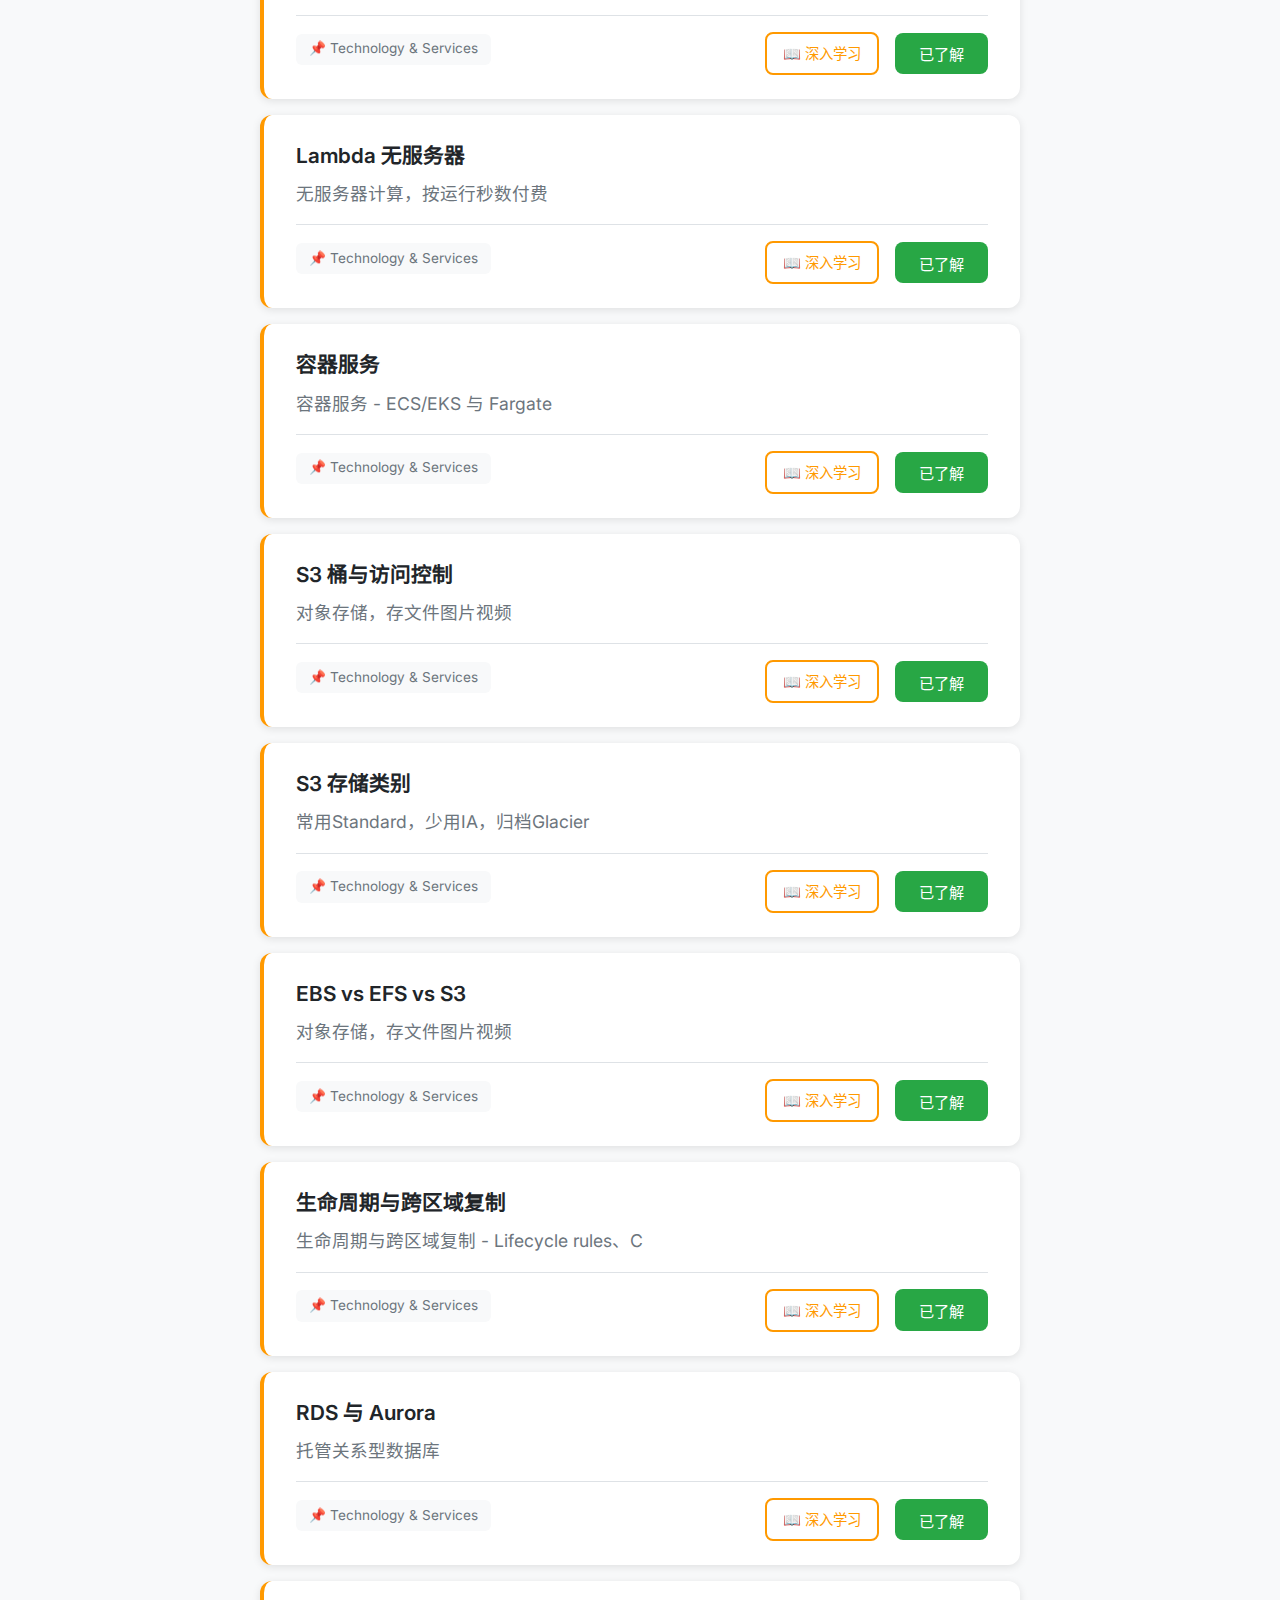
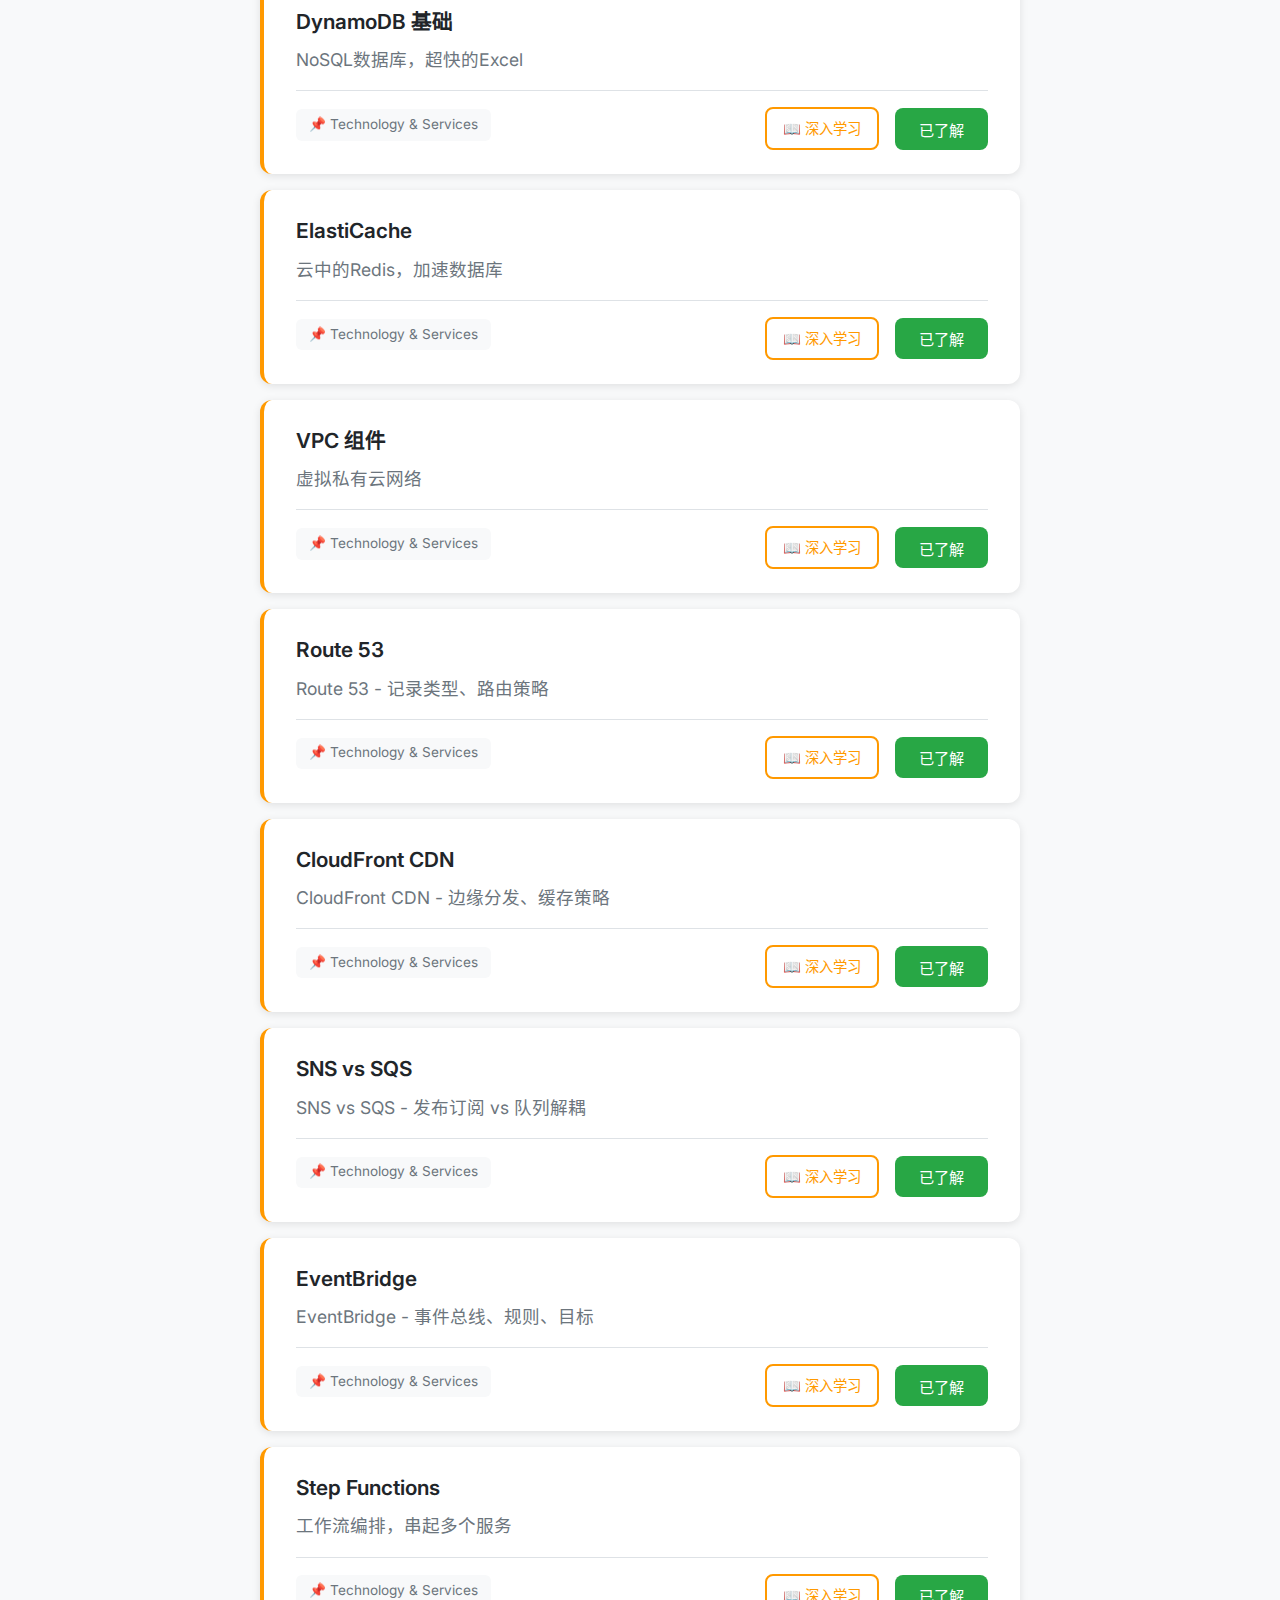
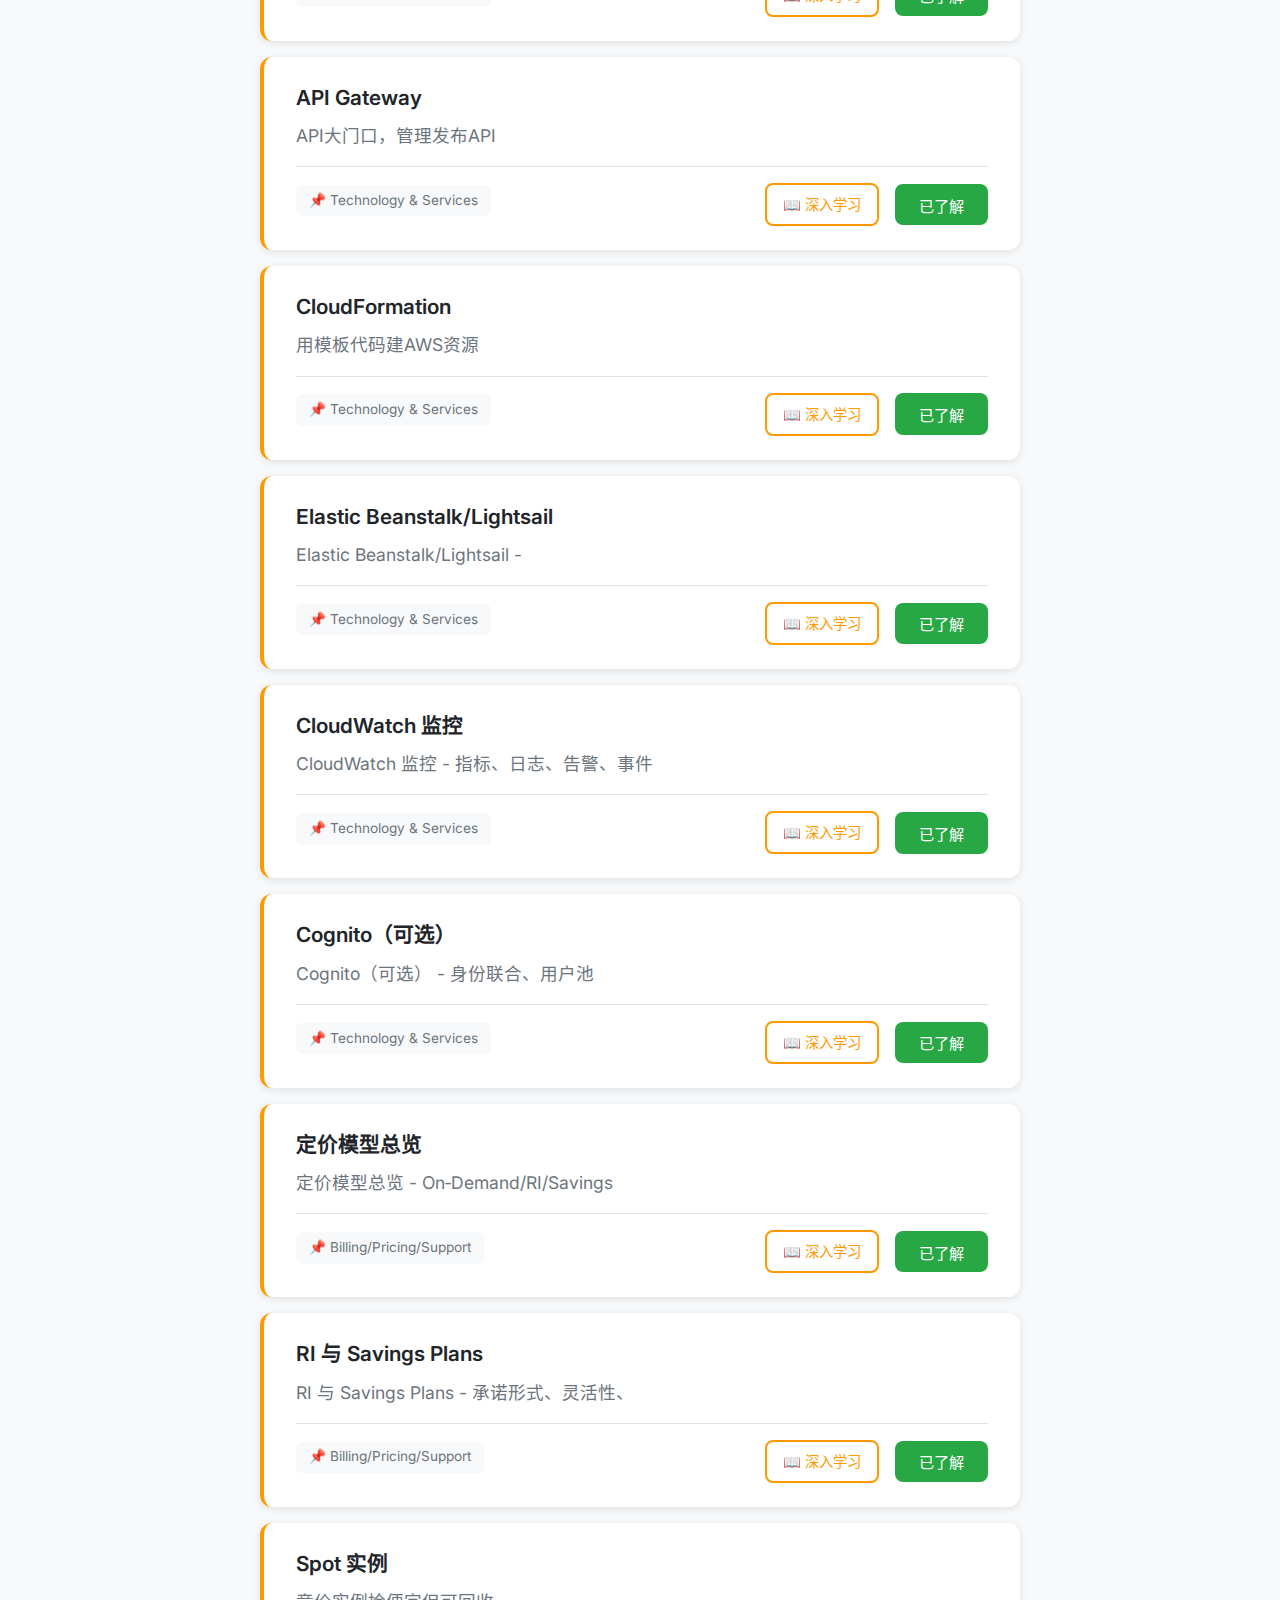
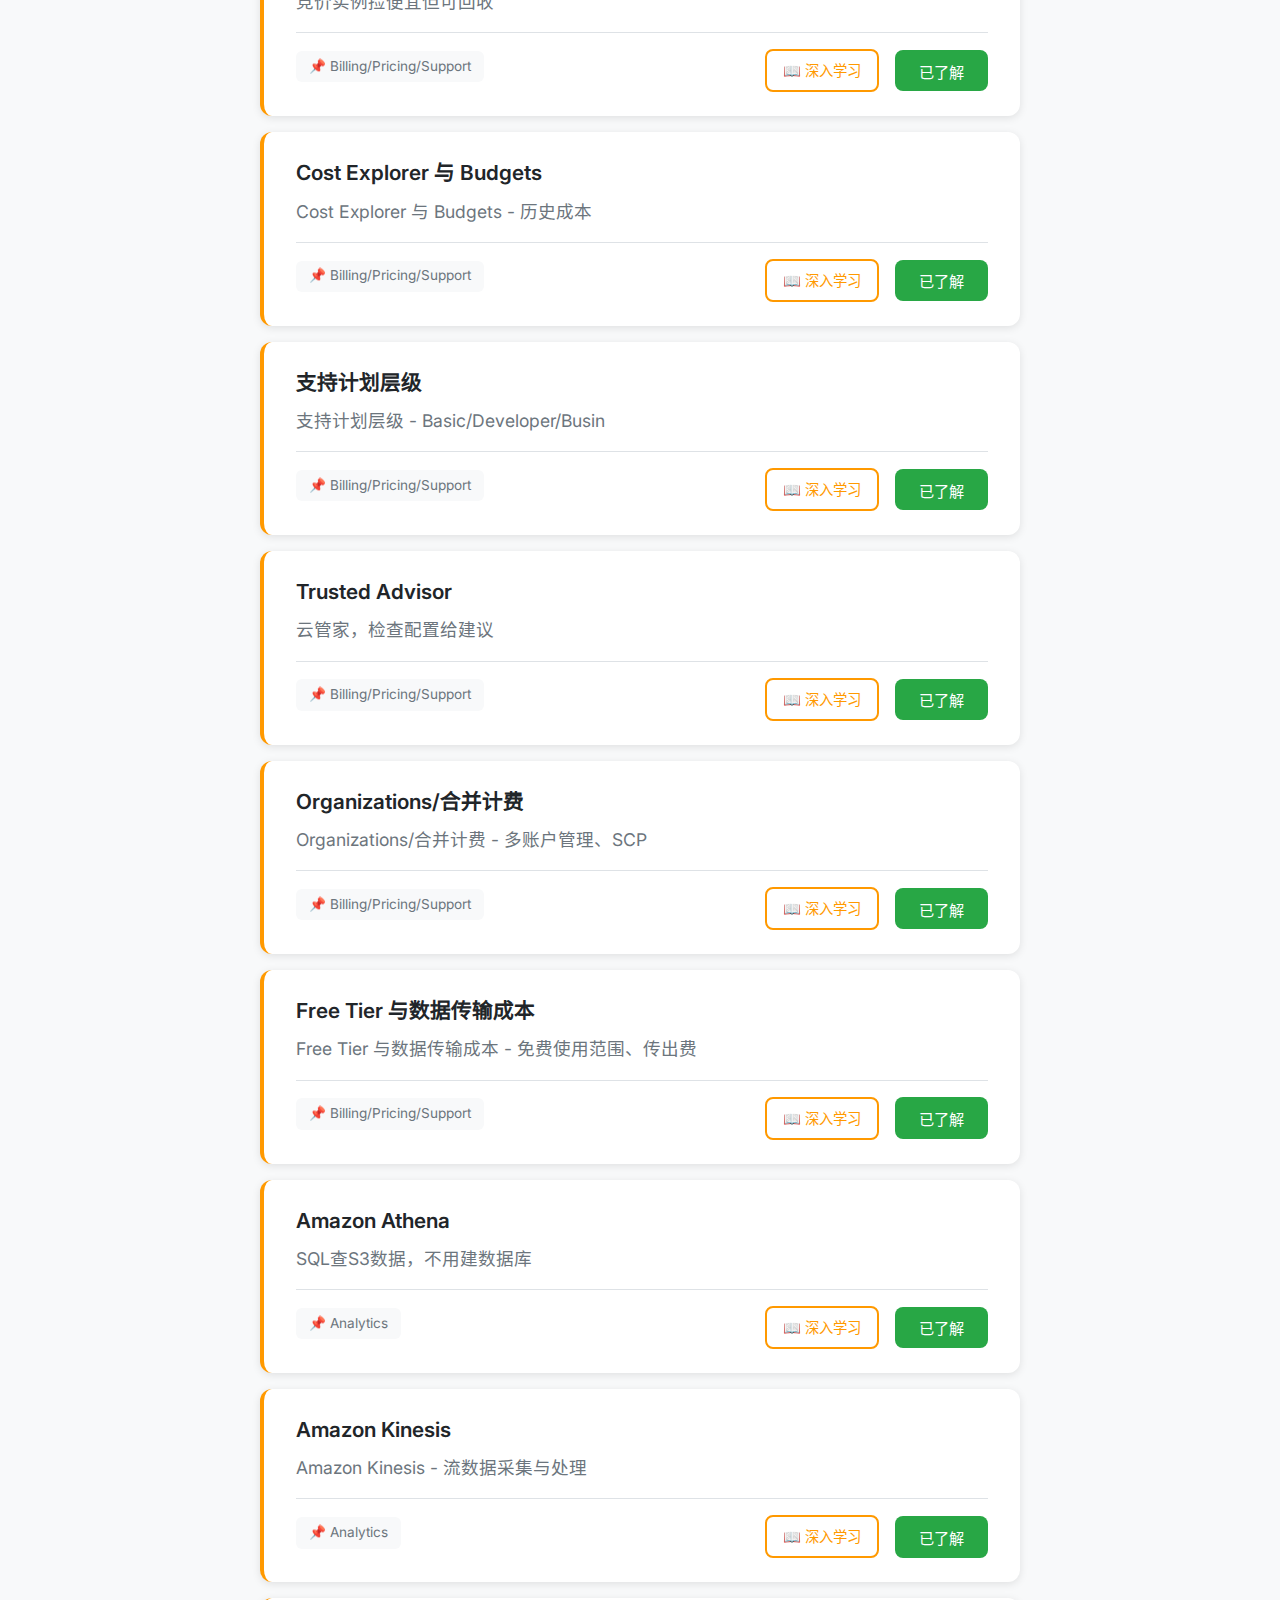
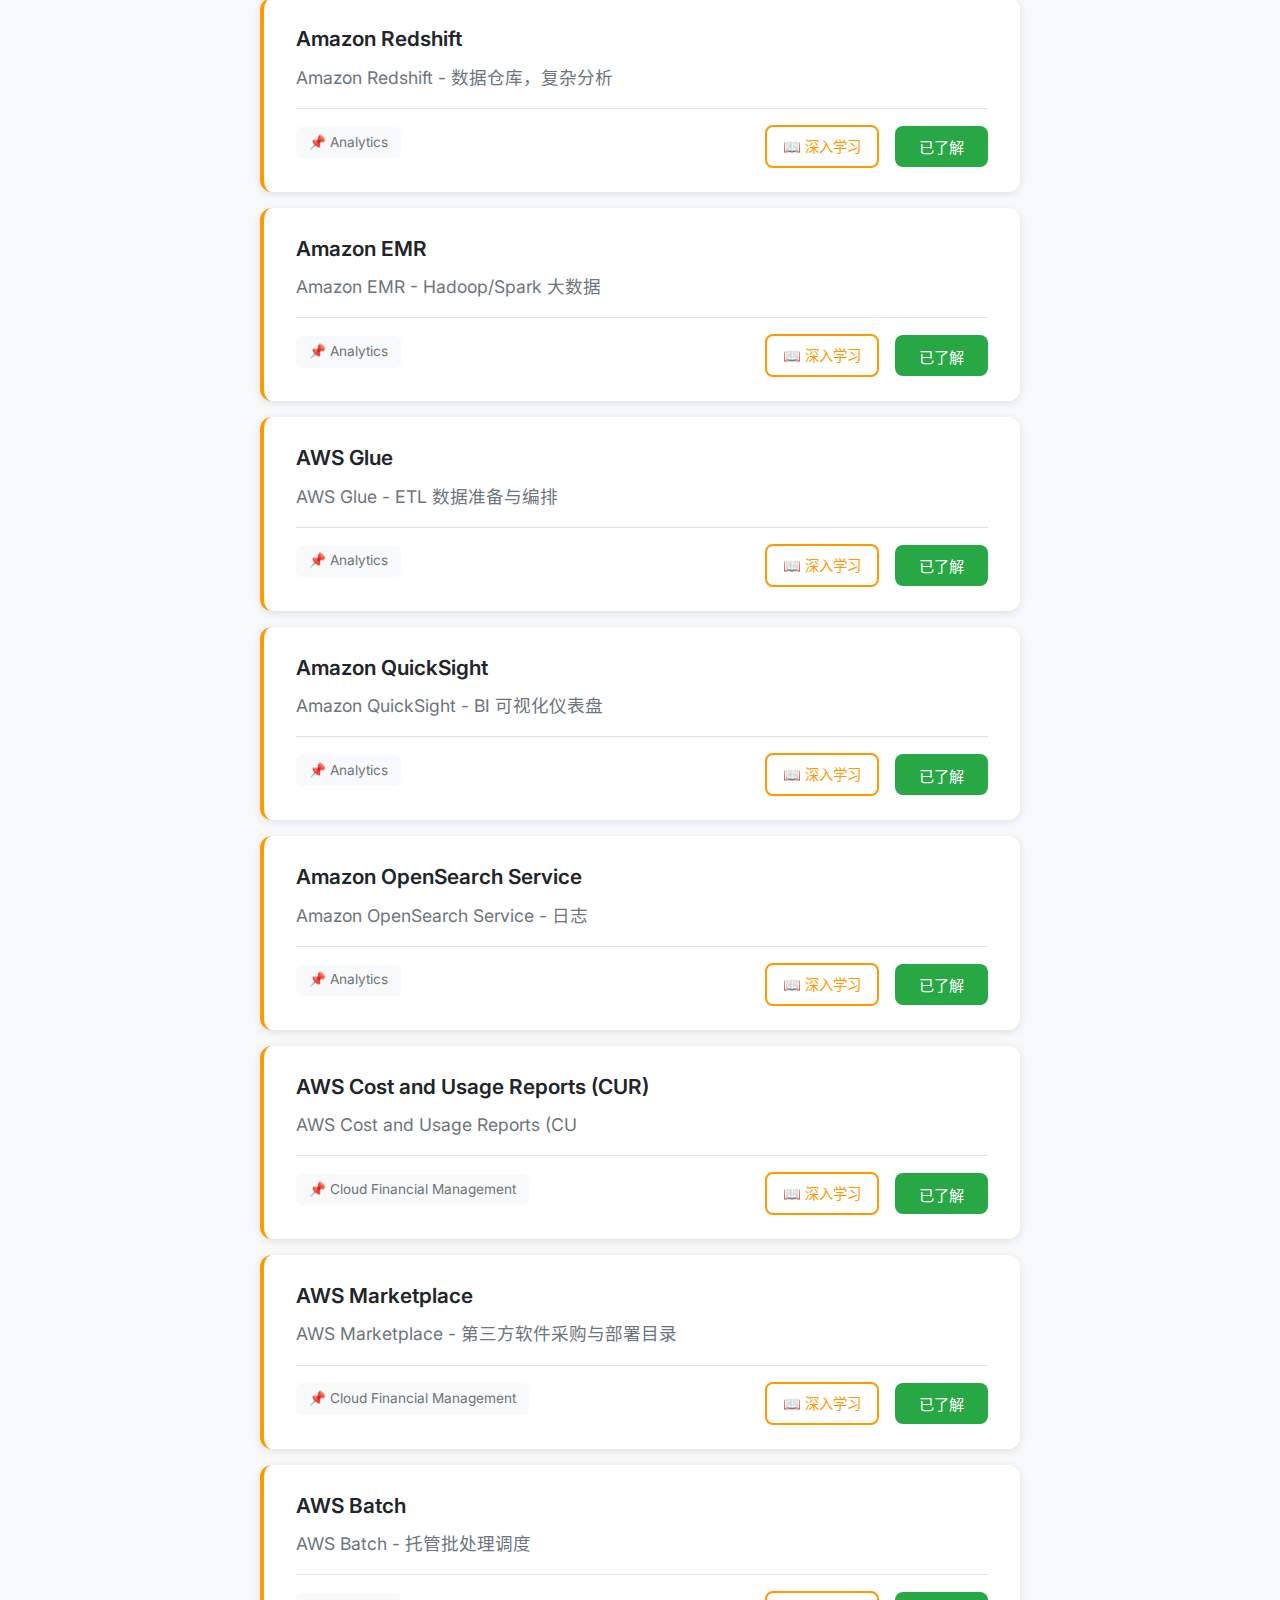
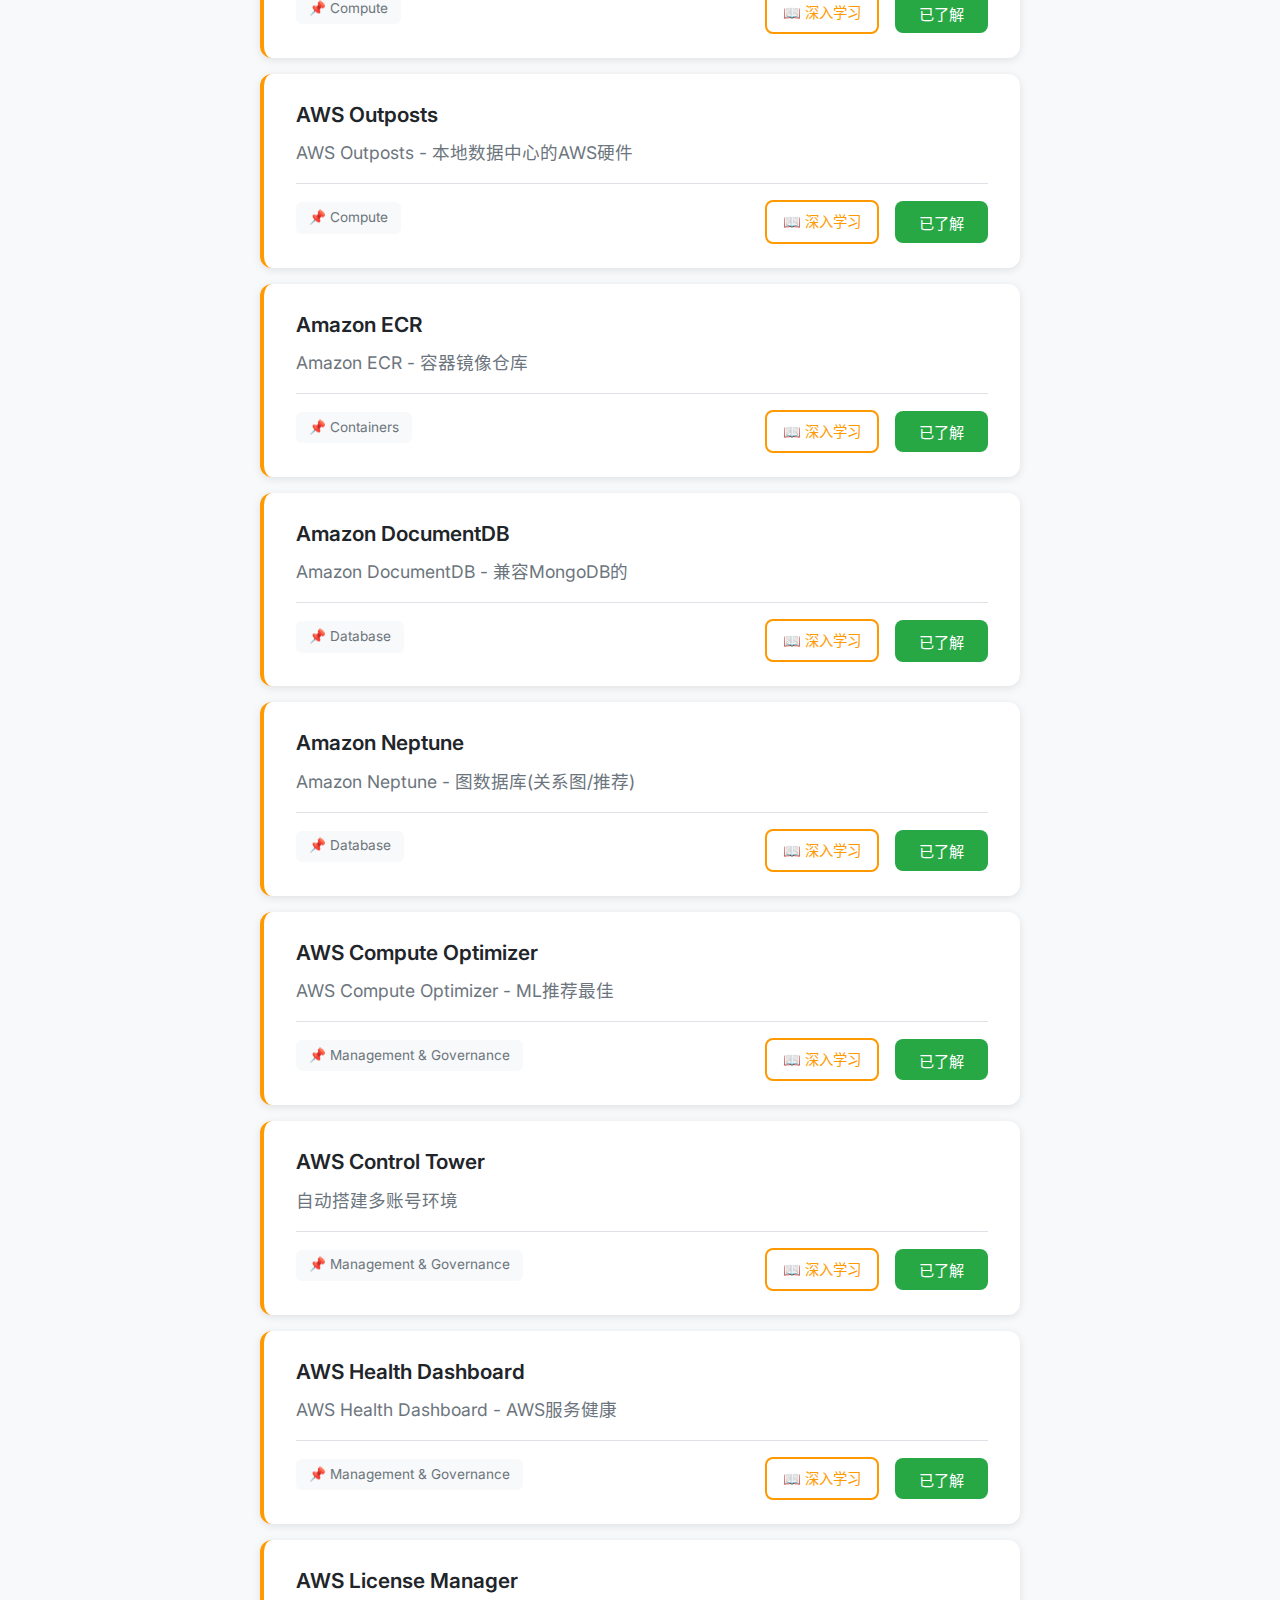
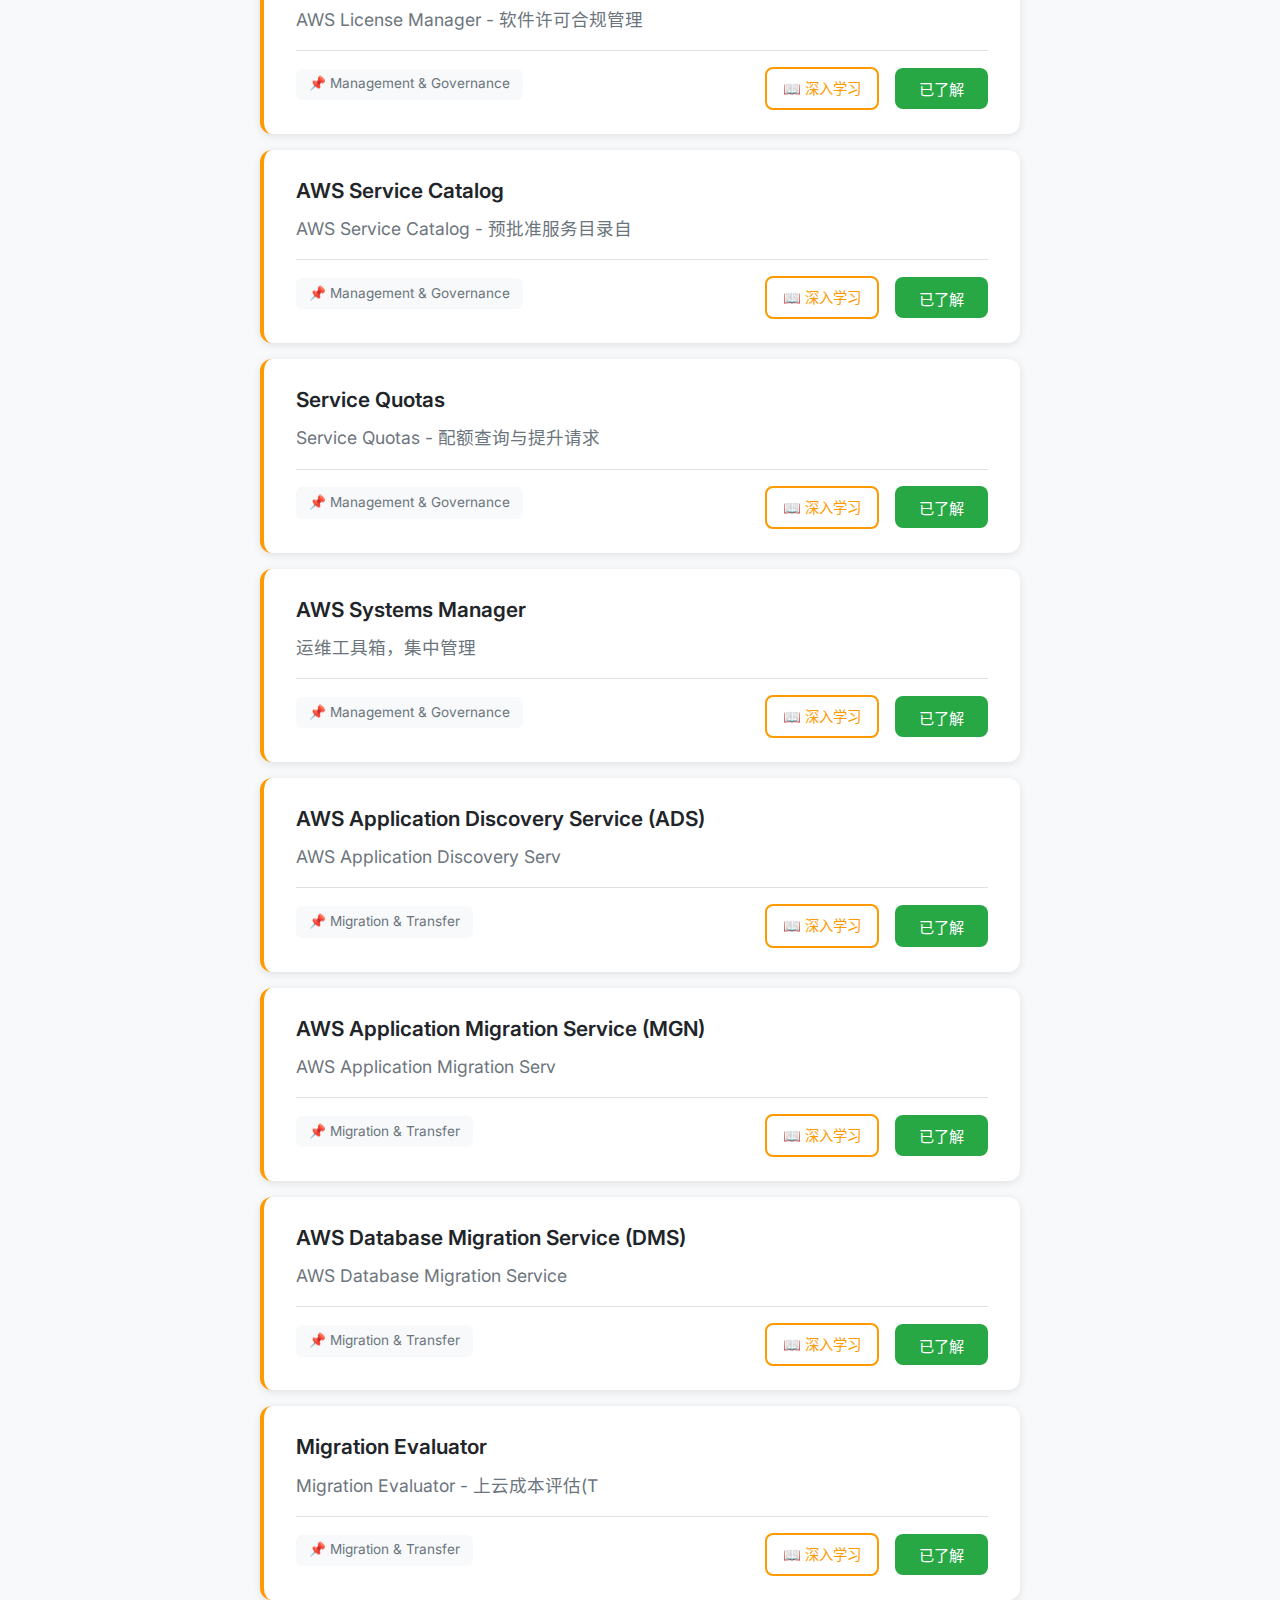
<file: quick-scan.html>
<!DOCTYPE html>
<html lang="zh-CN">
<head>
    <meta charset="UTF-8">
    <meta name="viewport" content="width=device-width, initial-scale=1.0">
    <title>快速扫盲 - AWS CLF-C02 学习导航系统</title>
    <link rel="stylesheet" href="css/style.css">
    <link href="https://fonts.googleapis.com/css2?family=Inter:wght@300;400;500;600;700&display=swap" rel="stylesheet">
    <style>
        /* 快速扫盲页面特有样式 */
        .quick-scan-container {
            max-width: 800px;
            margin: 0 auto;
            padding: 20px;
        }

        .scan-header {
            text-align: center;
            padding: 2rem;
            background: var(--bg-primary);
            border-radius: 16px;
            margin-bottom: 2rem;
            box-shadow: var(--shadow);
        }

        .scan-header h2 {
            font-size: 1.8rem;
            color: var(--text-primary);
            margin-bottom: 1rem;
        }

        .scan-header p {
            color: var(--text-secondary);
            margin-bottom: 1.5rem;
        }

        .scan-progress-bar {
            width: 100%;
            height: 8px;
            background: var(--bg-tertiary);
            border-radius: 4px;
            overflow: hidden;
            margin-bottom: 1rem;
        }

        .scan-progress-fill {
            height: 100%;
            background: linear-gradient(90deg, var(--aws-orange), var(--aws-blue));
            transition: width 0.3s ease;
            border-radius: 4px;
        }

        .scan-stats {
            display: flex;
            justify-content: center;
            gap: 2rem;
            color: var(--text-secondary);
            font-size: 0.9rem;
        }

        .scan-stat {
            display: flex;
            align-items: center;
            gap: 0.5rem;
        }

        .scan-stat strong {
            color: var(--aws-orange);
            font-size: 1.2rem;
        }

        .concept-card-compact {
            background: var(--bg-primary);
            border-radius: 12px;
            padding: 1.5rem 2rem;
            margin-bottom: 1rem;
            box-shadow: var(--shadow);
            transition: all 0.3s ease;
            cursor: pointer;
            border-left: 4px solid var(--aws-orange);
        }

        .concept-card-compact:hover {
            transform: translateY(-2px);
            box-shadow: var(--shadow-hover);
        }

        .concept-card-compact.scanned {
            opacity: 0.6;
            border-left-color: var(--success);
        }

        .concept-card-compact .concept-name {
            font-size: 1.3rem;
            font-weight: 600;
            color: var(--text-primary);
            margin-bottom: 0.5rem;
        }

        .concept-card-compact .concept-oneliner {
            font-size: 1.1rem;
            color: var(--text-secondary);
            line-height: 1.6;
            margin-bottom: 1rem;
        }

        .concept-card-compact .concept-meta {
            display: flex;
            justify-content: space-between;
            align-items: center;
            padding-top: 1rem;
            border-top: 1px solid var(--border-color);
        }

        .concept-domain {
            display: inline-block;
            padding: 0.3rem 0.8rem;
            background: var(--bg-secondary);
            border-radius: 6px;
            font-size: 0.85rem;
            color: var(--text-secondary);
        }

        .concept-actions {
            display: flex;
            gap: 1rem;
            align-items: center;
        }

        .scan-button {
            background: var(--success);
            color: white;
            border: none;
            padding: 0.6rem 1.5rem;
            border-radius: 8px;
            font-size: 0.95rem;
            font-weight: 500;
            cursor: pointer;
            transition: all 0.2s;
        }

        .scan-button:hover {
            background: #218838;
            transform: scale(1.05);
        }

        .scan-button.scanned {
            background: var(--bg-tertiary);
            color: var(--text-secondary);
        }

        .deep-dive-btn {
            background: transparent;
            color: var(--aws-orange);
            border: 2px solid var(--aws-orange);
            padding: 0.5rem 1rem;
            border-radius: 8px;
            font-size: 0.9rem;
            font-weight: 500;
            cursor: pointer;
            text-decoration: none;
            transition: all 0.2s;
        }

        .deep-dive-btn:hover {
            background: var(--aws-orange);
            color: white;
        }

        .scan-controls {
            display: flex;
            justify-content: center;
            gap: 1rem;
            margin: 2rem 0;
            flex-wrap: wrap;
        }

        .control-btn {
            background: var(--bg-primary);
            border: 2px solid var(--border-color);
            padding: 0.8rem 1.5rem;
            border-radius: 8px;
            font-size: 0.95rem;
            font-weight: 500;
            cursor: pointer;
            transition: all 0.2s;
            color: var(--text-primary);
        }

        .control-btn:hover {
            border-color: var(--aws-orange);
            color: var(--aws-orange);
        }

        .control-btn.random-mode {
            background: var(--aws-orange);
            color: white;
            border-color: var(--aws-orange);
        }

        .control-btn.random-mode:hover {
            background: #e68a00;
        }

        .empty-state {
            text-align: center;
            padding: 4rem 2rem;
            color: var(--text-secondary);
        }

        .empty-state h3 {
            font-size: 1.5rem;
            margin-bottom: 1rem;
            color: var(--text-primary);
        }

        /* 响应式调整 */
        @media (max-width: 768px) {
            .concept-card-compact {
                padding: 1.2rem 1.5rem;
            }

            .concept-card-compact .concept-name {
                font-size: 1.1rem;
            }

            .concept-card-compact .concept-oneliner {
                font-size: 1rem;
            }

            .concept-meta {
                flex-direction: column;
                gap: 1rem;
                align-items: flex-start;
            }

            .scan-controls {
                flex-direction: column;
                align-items: stretch;
            }

            .control-btn {
                width: 100%;
            }
        }
    </style>
</head>
<body>
    <div class="quick-scan-container">
        <!-- 导航栏 -->
        <nav class="navbar">
            <div class="nav-content">
                <div class="nav-left">
                    <h1 class="logo">☁️ AWS CLF-C02 快速扫盲</h1>
                </div>
                <div class="nav-right">
                    <a href="index.html" class="nav-link">概念清单</a>
                    <a href="lectures.html" class="nav-link">详细讲解</a>
                    <a href="resources.html" class="nav-link">官方资源</a>
                    <a href="exam-prep.html" class="nav-link">考前冲刺</a>
                    <a href="quick-scan.html" class="nav-link active">快速扫盲</a>
                    <button id="theme-toggle" class="theme-btn" title="切换主题">🌙</button>
                </div>
            </div>
        </nav>

        <!-- 页面头部 -->
        <div class="scan-header">
            <h2>⚡ 15分钟快速建立认知地图</h2>
            <p>用最通俗的话了解每个概念，快速建立整体印象</p>

            <div class="scan-progress-bar">
                <div class="scan-progress-fill" id="progress-fill" style="width: 0%"></div>
            </div>

            <div class="scan-stats">
                <div class="scan-stat">
                    <span>已扫盲：</span>
                    <strong id="scanned-count">0</strong>
                    <span>/</span>
                    <span id="total-count">0</span>
                </div>
                <div class="scan-stat">
                    <span>剩余：</span>
                    <strong id="remaining-count">0</strong>
                </div>
                <div class="scan-stat">
                    <span>预计时间：</span>
                    <strong id="estimated-time">0</strong>
                    <span>分钟</span>
                </div>
            </div>
        </div>

        <!-- 控制按钮 -->
        <div class="scan-controls">
            <button class="control-btn" id="show-all">📋 显示全部</button>
            <button class="control-btn" id="show-unscanned">🆕 只看未扫盲</button>
            <button class="control-btn random-mode" id="random-mode">🎲 随机模式</button>
            <button class="control-btn" id="reset-progress">🔄 重置进度</button>
        </div>

        <!-- 概念卡片容器 -->
        <div id="concepts-container">
            <!-- 动态生成概念卡片 -->
        </div>

        <!-- 完成状态 -->
        <div id="completion-message" class="scan-header" style="display: none;">
            <h2>🎉 恭喜！第一轮扫盲完成</h2>
            <p>现在你已经对所有概念有了初步印象，可以进入<a href="lectures.html" style="color: var(--aws-orange);">详细讲解</a>深入学习</p>
        </div>
    </div>

    <!-- 加载数据和脚本 -->
    <script src="data/concepts.js"></script>
    <script src="js/main.js"></script>
    <script src="js/quick-scan.js"></script>
</body>
</html>
</file>
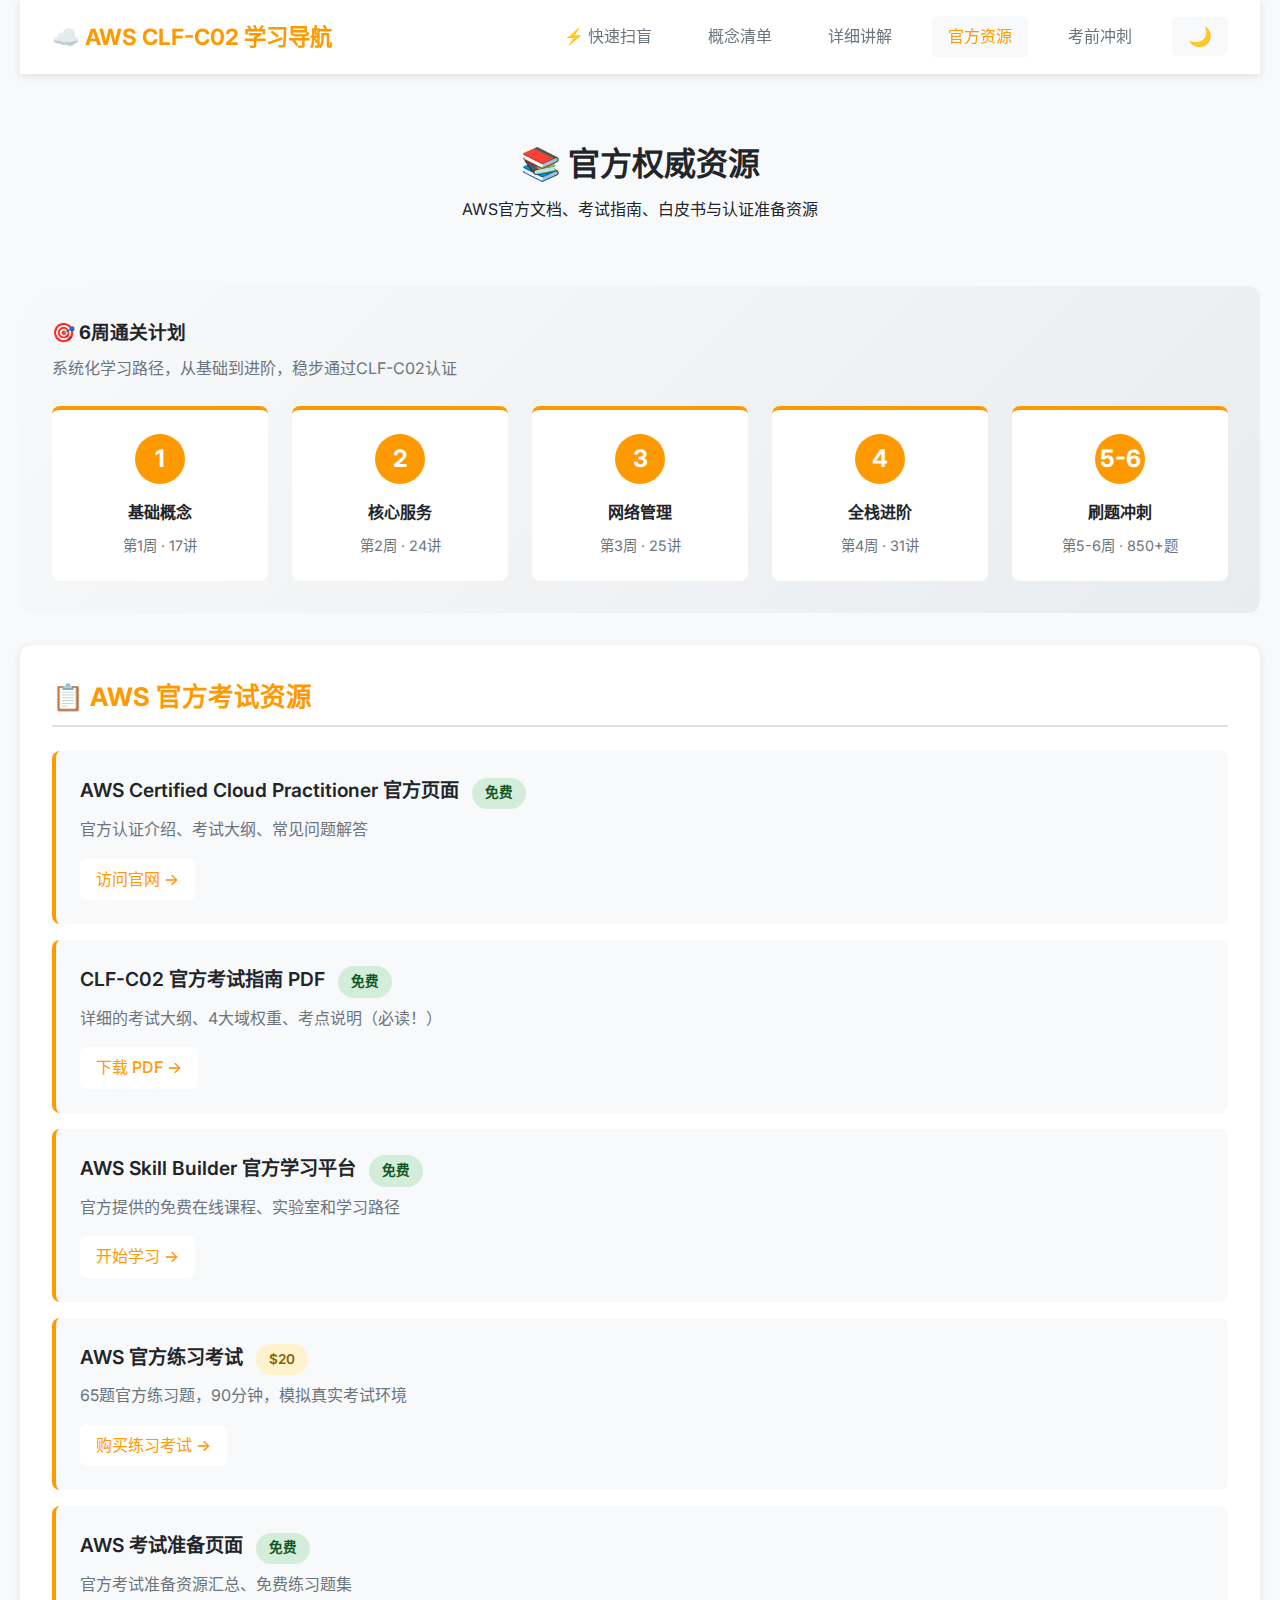
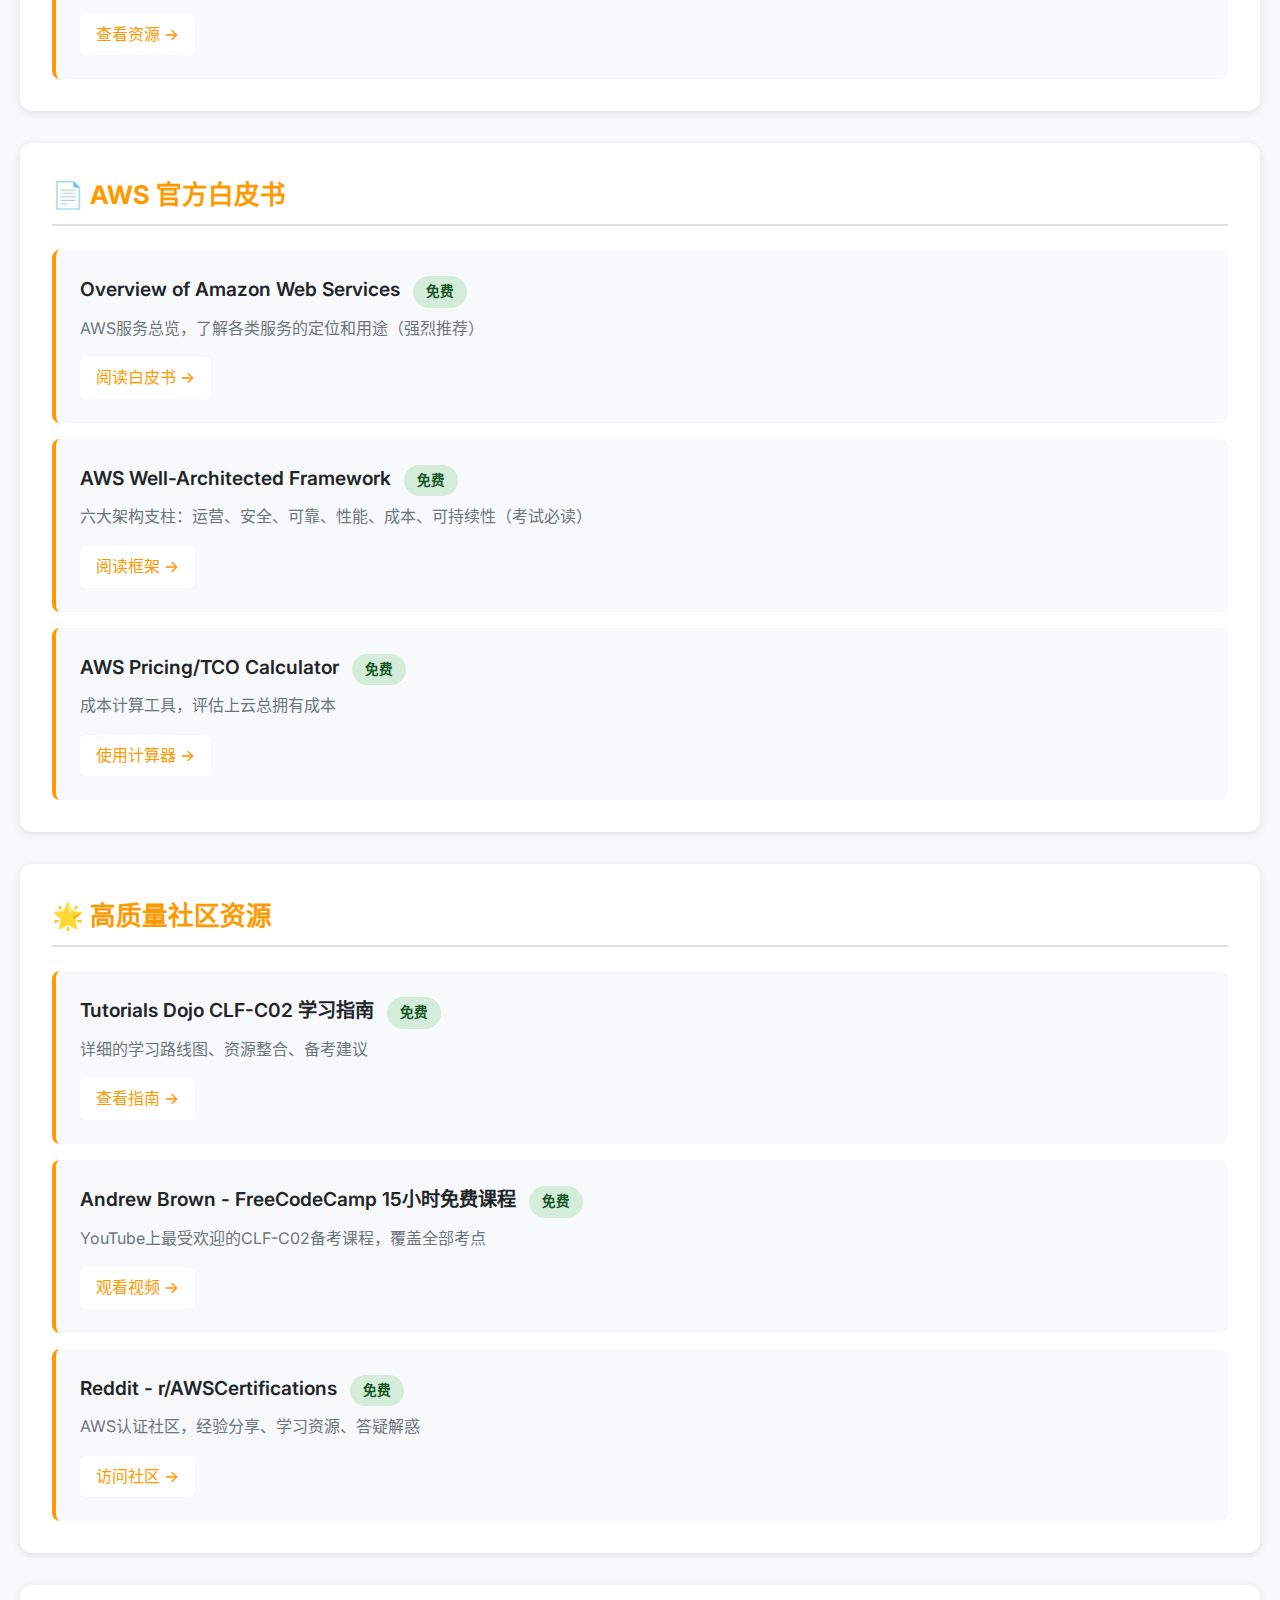
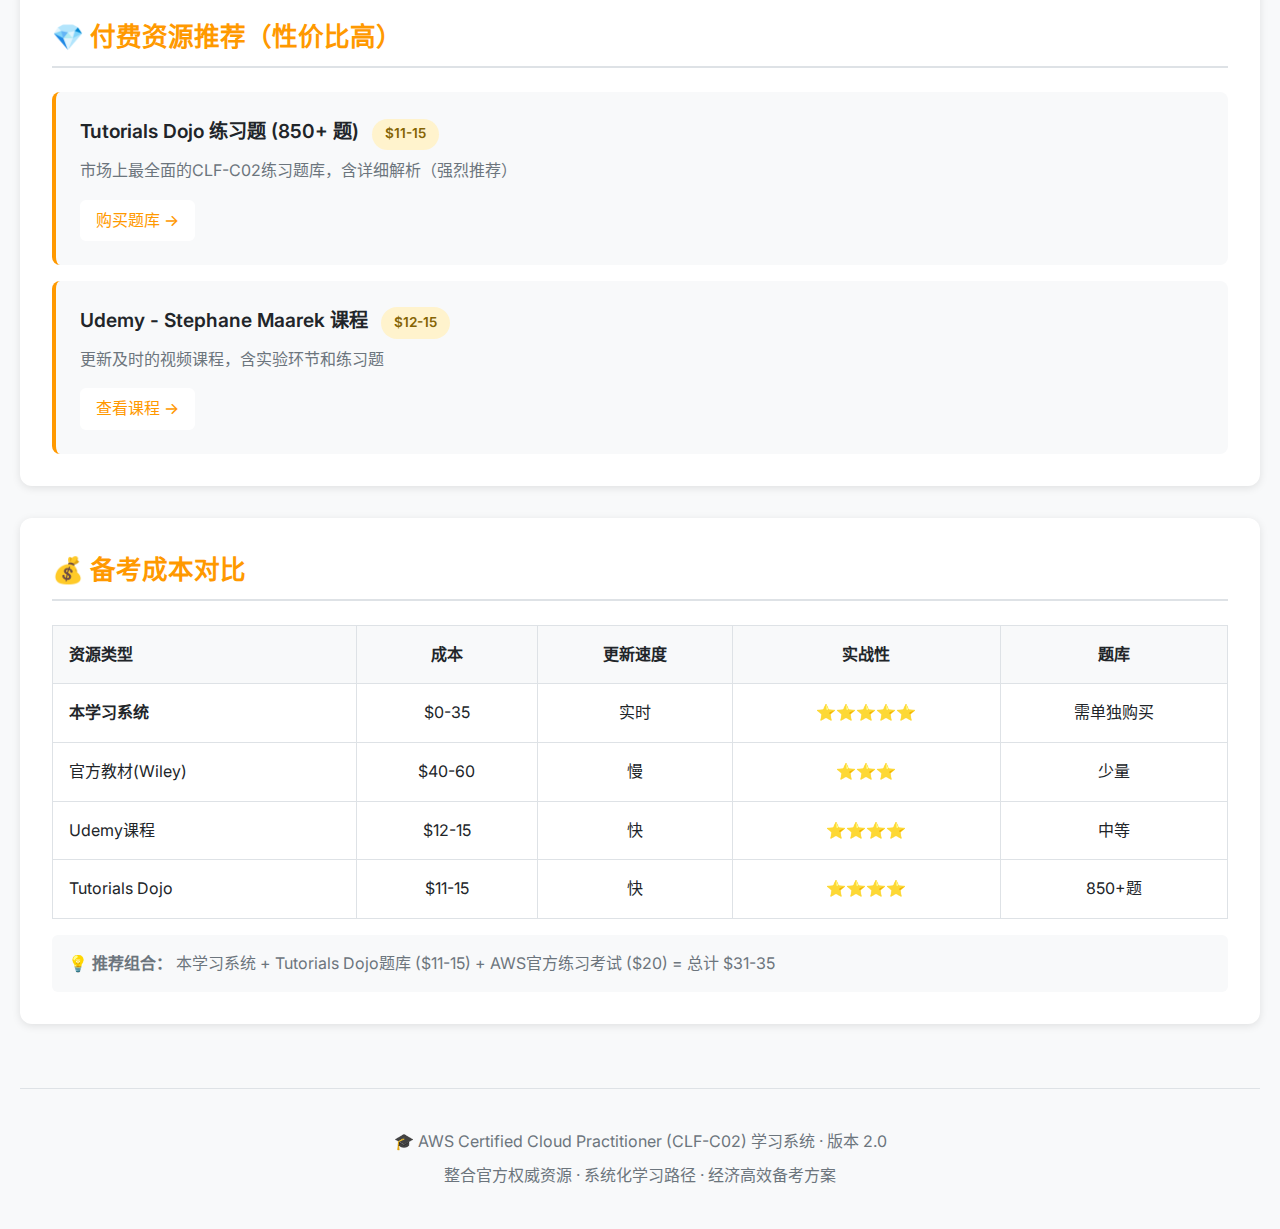
<file: resources.html>
<!DOCTYPE html>
<html lang="zh-CN">
<head>
    <meta charset="UTF-8">
    <meta name="viewport" content="width=device-width, initial-scale=1.0">
    <title>官方资源 - AWS CLF-C02 学习系统</title>
    <link rel="stylesheet" href="css/style.css">
    <link href="https://fonts.googleapis.com/css2?family=Inter:wght@300;400;500;600;700&display=swap" rel="stylesheet">
    <style>
        .resource-section {
            margin: 2rem 0;
            background: var(--bg-primary);
            padding: 2rem;
            border-radius: 12px;
            box-shadow: var(--shadow);
        }
        
        .resource-section h3 {
            font-size: 1.6rem;
            margin-bottom: 1.5rem;
            color: var(--aws-orange);
            border-bottom: 2px solid var(--border-color);
            padding-bottom: 0.5rem;
        }
        
        .resource-list {
            display: flex;
            flex-direction: column;
            gap: 1rem;
        }
        
        .resource-item {
            padding: 1.5rem;
            background: var(--bg-secondary);
            border-radius: 8px;
            border-left: 4px solid var(--aws-orange);
            transition: all 0.2s;
        }
        
        .resource-item:hover {
            transform: translateX(4px);
            box-shadow: var(--shadow);
        }
        
        .resource-title {
            font-size: 1.2rem;
            font-weight: 600;
            color: var(--text-primary);
            margin-bottom: 0.5rem;
        }
        
        .resource-desc {
            color: var(--text-secondary);
            margin-bottom: 1rem;
            line-height: 1.6;
        }
        
        .resource-link {
            display: inline-flex;
            align-items: center;
            gap: 0.5rem;
            color: var(--aws-orange);
            text-decoration: none;
            font-weight: 500;
            padding: 0.5rem 1rem;
            background: var(--bg-primary);
            border-radius: 6px;
            transition: all 0.2s;
        }
        
        .resource-link:hover {
            background: var(--aws-orange);
            color: white;
            transform: scale(1.05);
        }
        
        .cost-badge {
            display: inline-block;
            padding: 0.3rem 0.8rem;
            border-radius: 20px;
            font-size: 0.85rem;
            font-weight: 600;
            margin-left: 0.5rem;
        }
        
        .cost-free {
            background: #d4edda;
            color: #155724;
        }
        
        .cost-paid {
            background: #fff3cd;
            color: #856404;
        }
        
        [data-theme="dark"] .cost-free {
            background: rgba(40, 167, 69, 0.2);
            color: #5cb85c;
        }
        
        [data-theme="dark"] .cost-paid {
            background: rgba(255, 193, 7, 0.2);
            color: #ffc107;
        }
        
        .learning-path-visual {
            background: linear-gradient(135deg, var(--bg-secondary) 0%, var(--bg-tertiary) 100%);
            padding: 2rem;
            border-radius: 12px;
            margin: 2rem 0;
        }
        
        .path-steps {
            display: grid;
            grid-template-columns: repeat(auto-fit, minmax(200px, 1fr));
            gap: 1.5rem;
            margin-top: 1.5rem;
        }
        
        .path-step {
            background: var(--bg-primary);
            padding: 1.5rem;
            border-radius: 8px;
            text-align: center;
            border-top: 4px solid var(--aws-orange);
        }
        
        .step-number {
            width: 50px;
            height: 50px;
            background: var(--aws-orange);
            color: white;
            border-radius: 50%;
            display: flex;
            align-items: center;
            justify-content: center;
            margin: 0 auto 1rem;
            font-size: 1.5rem;
            font-weight: 700;
        }
        
        .step-title {
            font-weight: 600;
            color: var(--text-primary);
            margin-bottom: 0.5rem;
        }
        
        .step-duration {
            color: var(--text-secondary);
            font-size: 0.9rem;
        }
    </style>
</head>
<body>
    <div class="container">
        <!-- 导航栏 -->
        <nav class="navbar">
            <div class="nav-content">
                <div class="nav-left">
                    <h1 class="logo">☁️ AWS CLF-C02 学习导航</h1>
                </div>
                <div class="nav-right">
                    <a href="quick-scan.html" class="nav-link">⚡ 快速扫盲</a>
                    <a href="index.html" class="nav-link">概念清单</a>
                    <a href="lectures.html" class="nav-link">详细讲解</a>
                    <a href="resources.html" class="nav-link active">官方资源</a>
                    <a href="exam-prep.html" class="nav-link">考前冲刺</a>
                    <button id="theme-toggle" class="theme-btn" title="切换主题">🌙</button>
                </div>
            </div>
        </nav>

        <!-- 页面标题 -->
        <header class="page-header">
            <h2>📚 官方权威资源</h2>
            <p>AWS官方文档、考试指南、白皮书与认证准备资源</p>
        </header>

        <!-- 6周学习计划 -->
        <div class="learning-path-visual">
            <h3 style="margin-bottom: 0.5rem;">🎯 6周通关计划</h3>
            <p style="color: var(--text-secondary); margin-bottom: 1.5rem;">
                系统化学习路径，从基础到进阶，稳步通过CLF-C02认证
            </p>
            <div class="path-steps">
                <div class="path-step">
                    <div class="step-number">1</div>
                    <div class="step-title">基础概念</div>
                    <div class="step-duration">第1周 · 17讲</div>
                </div>
                <div class="path-step">
                    <div class="step-number">2</div>
                    <div class="step-title">核心服务</div>
                    <div class="step-duration">第2周 · 24讲</div>
                </div>
                <div class="path-step">
                    <div class="step-number">3</div>
                    <div class="step-title">网络管理</div>
                    <div class="step-duration">第3周 · 25讲</div>
                </div>
                <div class="path-step">
                    <div class="step-number">4</div>
                    <div class="step-title">全栈进阶</div>
                    <div class="step-duration">第4周 · 31讲</div>
                </div>
                <div class="path-step">
                    <div class="step-number">5-6</div>
                    <div class="step-title">刷题冲刺</div>
                    <div class="step-duration">第5-6周 · 850+题</div>
                </div>
            </div>
        </div>

        <!-- 官方考试资源 -->
        <section class="resource-section">
            <h3>📋 AWS 官方考试资源</h3>
            <div class="resource-list">
                <div class="resource-item">
                    <div class="resource-title">
                        AWS Certified Cloud Practitioner 官方页面
                        <span class="cost-badge cost-free">免费</span>
                    </div>
                    <div class="resource-desc">
                        官方认证介绍、考试大纲、常见问题解答
                    </div>
                    <a href="https://aws.amazon.com/certification/certified-cloud-practitioner/" target="_blank" class="resource-link">
                        访问官网 →
                    </a>
                </div>
                
                <div class="resource-item">
                    <div class="resource-title">
                        CLF-C02 官方考试指南 PDF
                        <span class="cost-badge cost-free">免费</span>
                    </div>
                    <div class="resource-desc">
                        详细的考试大纲、4大域权重、考点说明（必读！）
                    </div>
                    <a href="https://d1.awsstatic.com/training-and-certification/docs-cloud-practitioner/AWS-Certified-Cloud-Practitioner_Exam-Guide.pdf" target="_blank" class="resource-link">
                        下载 PDF →
                    </a>
                </div>
                
                <div class="resource-item">
                    <div class="resource-title">
                        AWS Skill Builder 官方学习平台
                        <span class="cost-badge cost-free">免费</span>
                    </div>
                    <div class="resource-desc">
                        官方提供的免费在线课程、实验室和学习路径
                    </div>
                    <a href="https://skillbuilder.aws/" target="_blank" class="resource-link">
                        开始学习 →
                    </a>
                </div>
                
                <div class="resource-item">
                    <div class="resource-title">
                        AWS 官方练习考试
                        <span class="cost-badge cost-paid">$20</span>
                    </div>
                    <div class="resource-desc">
                        65题官方练习题，90分钟，模拟真实考试环境
                    </div>
                    <a href="https://skillbuilder.aws/exam-prep/cloud-practitioner" target="_blank" class="resource-link">
                        购买练习考试 →
                    </a>
                </div>
                
                <div class="resource-item">
                    <div class="resource-title">
                        AWS 考试准备页面
                        <span class="cost-badge cost-free">免费</span>
                    </div>
                    <div class="resource-desc">
                        官方考试准备资源汇总、免费练习题集
                    </div>
                    <a href="https://aws.amazon.com/certification/certification-prep/" target="_blank" class="resource-link">
                        查看资源 →
                    </a>
                </div>
            </div>
        </section>

        <!-- AWS 白皮书 -->
        <section class="resource-section">
            <h3>📄 AWS 官方白皮书</h3>
            <div class="resource-list">
                <div class="resource-item">
                    <div class="resource-title">
                        Overview of Amazon Web Services
                        <span class="cost-badge cost-free">免费</span>
                    </div>
                    <div class="resource-desc">
                        AWS服务总览，了解各类服务的定位和用途（强烈推荐）
                    </div>
                    <a href="https://docs.aws.amazon.com/whitepapers/latest/aws-overview/introduction.html" target="_blank" class="resource-link">
                        阅读白皮书 →
                    </a>
                </div>
                
                <div class="resource-item">
                    <div class="resource-title">
                        AWS Well-Architected Framework
                        <span class="cost-badge cost-free">免费</span>
                    </div>
                    <div class="resource-desc">
                        六大架构支柱：运营、安全、可靠、性能、成本、可持续性（考试必读）
                    </div>
                    <a href="https://docs.aws.amazon.com/wellarchitected/latest/framework/welcome.html" target="_blank" class="resource-link">
                        阅读框架 →
                    </a>
                </div>
                
                <div class="resource-item">
                    <div class="resource-title">
                        AWS Pricing/TCO Calculator
                        <span class="cost-badge cost-free">免费</span>
                    </div>
                    <div class="resource-desc">
                        成本计算工具，评估上云总拥有成本
                    </div>
                    <a href="https://calculator.aws/" target="_blank" class="resource-link">
                        使用计算器 →
                    </a>
                </div>
            </div>
        </section>

        <!-- 社区资源 -->
        <section class="resource-section">
            <h3>🌟 高质量社区资源</h3>
            <div class="resource-list">
                <div class="resource-item">
                    <div class="resource-title">
                        Tutorials Dojo CLF-C02 学习指南
                        <span class="cost-badge cost-free">免费</span>
                    </div>
                    <div class="resource-desc">
                        详细的学习路线图、资源整合、备考建议
                    </div>
                    <a href="https://tutorialsdojo.com/aws-cloud-practitioner-clf-c02-exam-guide/" target="_blank" class="resource-link">
                        查看指南 →
                    </a>
                </div>
                
                <div class="resource-item">
                    <div class="resource-title">
                        Andrew Brown - FreeCodeCamp 15小时免费课程
                        <span class="cost-badge cost-free">免费</span>
                    </div>
                    <div class="resource-desc">
                        YouTube上最受欢迎的CLF-C02备考课程，覆盖全部考点
                    </div>
                    <a href="https://www.youtube.com/watch?v=SOTamWNgDKc" target="_blank" class="resource-link">
                        观看视频 →
                    </a>
                </div>
                
                <div class="resource-item">
                    <div class="resource-title">
                        Reddit - r/AWSCertifications
                        <span class="cost-badge cost-free">免费</span>
                    </div>
                    <div class="resource-desc">
                        AWS认证社区，经验分享、学习资源、答疑解惑
                    </div>
                    <a href="https://www.reddit.com/r/AWSCertifications/" target="_blank" class="resource-link">
                        访问社区 →
                    </a>
                </div>
            </div>
        </section>

        <!-- 付费资源推荐 -->
        <section class="resource-section">
            <h3>💎 付费资源推荐（性价比高）</h3>
            <div class="resource-list">
                <div class="resource-item">
                    <div class="resource-title">
                        Tutorials Dojo 练习题 (850+ 题)
                        <span class="cost-badge cost-paid">$11-15</span>
                    </div>
                    <div class="resource-desc">
                        市场上最全面的CLF-C02练习题库，含详细解析（强烈推荐）
                    </div>
                    <a href="https://portal.tutorialsdojo.com/courses/aws-certified-cloud-practitioner-practice-exams/" target="_blank" class="resource-link">
                        购买题库 →
                    </a>
                </div>
                
                <div class="resource-item">
                    <div class="resource-title">
                        Udemy - Stephane Maarek 课程
                        <span class="cost-badge cost-paid">$12-15</span>
                    </div>
                    <div class="resource-desc">
                        更新及时的视频课程，含实验环节和练习题
                    </div>
                    <a href="https://www.udemy.com/course/aws-certified-cloud-practitioner-new/" target="_blank" class="resource-link">
                        查看课程 →
                    </a>
                </div>
            </div>
        </section>

        <!-- 成本对比 -->
        <section class="resource-section">
            <h3>💰 备考成本对比</h3>
            <table style="width: 100%; border-collapse: collapse;">
                <thead>
                    <tr style="background: var(--bg-secondary);">
                        <th style="padding: 1rem; text-align: left; border: 1px solid var(--border-color);">资源类型</th>
                        <th style="padding: 1rem; text-align: center; border: 1px solid var(--border-color);">成本</th>
                        <th style="padding: 1rem; text-align: center; border: 1px solid var(--border-color);">更新速度</th>
                        <th style="padding: 1rem; text-align: center; border: 1px solid var(--border-color);">实战性</th>
                        <th style="padding: 1rem; text-align: center; border: 1px solid var(--border-color);">题库</th>
                    </tr>
                </thead>
                <tbody>
                    <tr>
                        <td style="padding: 1rem; border: 1px solid var(--border-color);"><strong>本学习系统</strong></td>
                        <td style="padding: 1rem; text-align: center; border: 1px solid var(--border-color);">$0-35</td>
                        <td style="padding: 1rem; text-align: center; border: 1px solid var(--border-color);">实时</td>
                        <td style="padding: 1rem; text-align: center; border: 1px solid var(--border-color);">⭐⭐⭐⭐⭐</td>
                        <td style="padding: 1rem; text-align: center; border: 1px solid var(--border-color);">需单独购买</td>
                    </tr>
                    <tr>
                        <td style="padding: 1rem; border: 1px solid var(--border-color);">官方教材(Wiley)</td>
                        <td style="padding: 1rem; text-align: center; border: 1px solid var(--border-color);">$40-60</td>
                        <td style="padding: 1rem; text-align: center; border: 1px solid var(--border-color);">慢</td>
                        <td style="padding: 1rem; text-align: center; border: 1px solid var(--border-color);">⭐⭐⭐</td>
                        <td style="padding: 1rem; text-align: center; border: 1px solid var(--border-color);">少量</td>
                    </tr>
                    <tr>
                        <td style="padding: 1rem; border: 1px solid var(--border-color);">Udemy课程</td>
                        <td style="padding: 1rem; text-align: center; border: 1px solid var(--border-color);">$12-15</td>
                        <td style="padding: 1rem; text-align: center; border: 1px solid var(--border-color);">快</td>
                        <td style="padding: 1rem; text-align: center; border: 1px solid var(--border-color);">⭐⭐⭐⭐</td>
                        <td style="padding: 1rem; text-align: center; border: 1px solid var(--border-color);">中等</td>
                    </tr>
                    <tr>
                        <td style="padding: 1rem; border: 1px solid var(--border-color);">Tutorials Dojo</td>
                        <td style="padding: 1rem; text-align: center; border: 1px solid var(--border-color);">$11-15</td>
                        <td style="padding: 1rem; text-align: center; border: 1px solid var(--border-color);">快</td>
                        <td style="padding: 1rem; text-align: center; border: 1px solid var(--border-color);">⭐⭐⭐⭐</td>
                        <td style="padding: 1rem; text-align: center; border: 1px solid var(--border-color);">850+题</td>
                    </tr>
                </tbody>
            </table>
            <p style="margin-top: 1rem; padding: 1rem; background: var(--bg-secondary); border-radius: 6px; color: var(--text-secondary);">
                💡 <strong>推荐组合：</strong> 本学习系统 + Tutorials Dojo题库 ($11-15) + AWS官方练习考试 ($20) = 总计 $31-35
            </p>
        </section>

        <!-- 页脚 -->
        <footer class="footer">
            <p>🎓 AWS Certified Cloud Practitioner (CLF-C02) 学习系统 · 版本 2.0</p>
            <p>整合官方权威资源 · 系统化学习路径 · 经济高效备考方案</p>
        </footer>
    </div>

    <!-- 主题切换脚本 -->
    <script src="js/main.js"></script>
</body>
</html>
</file>
<file: css/style.css>
/* ============================================
   AWS CLF-C02 学习系统 - 主样式文件
   ============================================ */

/* 基础变量 - 浅色主题 */
:root {
    --bg-primary: #ffffff;
    --bg-secondary: #f8f9fa;
    --bg-tertiary: #e9ecef;
    --text-primary: #212529;
    --text-secondary: #6c757d;
    --text-tertiary: #adb5bd;
    --border-color: #dee2e6;
    --shadow: 0 2px 8px rgba(0, 0, 0, 0.1);
    --shadow-hover: 0 4px 16px rgba(0, 0, 0, 0.15);
    
    /* AWS 品牌色 */
    --aws-orange: #FF9900;
    --aws-blue: #232F3E;
    --aws-light-blue: #37475A;
    
    /* 功能色 */
    --success: #28a745;
    --warning: #ffc107;
    --danger: #dc3545;
    --info: #17a2b8;
    
    /* 进度条颜色 */
    --progress-cloud: #3498db;
    --progress-security: #e74c3c;
    --progress-technology: #2ecc71;
    --progress-billing: #f39c12;
}

/* 深色主题 */
[data-theme="dark"] {
    --bg-primary: #1a1a1a;
    --bg-secondary: #2d2d2d;
    --bg-tertiary: #3a3a3a;
    --text-primary: #e0e0e0;
    --text-secondary: #b0b0b0;
    --text-tertiary: #808080;
    --border-color: #404040;
    --shadow: 0 2px 8px rgba(0, 0, 0, 0.3);
    --shadow-hover: 0 4px 16px rgba(0, 0, 0, 0.4);
}

/* 全局样式 */
* {
    margin: 0;
    padding: 0;
    box-sizing: border-box;
}

body {
    font-family: 'Inter', -apple-system, BlinkMacSystemFont, 'Segoe UI', Roboto, sans-serif;
    background: var(--bg-secondary);
    color: var(--text-primary);
    line-height: 1.6;
    transition: background 0.3s, color 0.3s;
}

.container {
    max-width: 1400px;
    margin: 0 auto;
    padding: 0 20px;
}

/* ============================================
   导航栏
   ============================================ */
.navbar {
    background: var(--bg-primary);
    box-shadow: var(--shadow);
    position: sticky;
    top: 0;
    z-index: 1000;
    transition: background 0.3s;
}

.nav-content {
    display: flex;
    justify-content: space-between;
    align-items: center;
    padding: 1rem 2rem;
    max-width: 1400px;
    margin: 0 auto;
}

.nav-left .logo {
    font-size: 1.4rem;
    font-weight: 700;
    color: var(--aws-orange);
    margin: 0;
}

.nav-right {
    display: flex;
    gap: 1.5rem;
    align-items: center;
}

.nav-link {
    text-decoration: none;
    color: var(--text-secondary);
    font-weight: 500;
    transition: color 0.2s;
    padding: 0.5rem 1rem;
    border-radius: 6px;
}

.nav-link:hover {
    color: var(--aws-orange);
    background: var(--bg-secondary);
}

.nav-link.active {
    color: var(--aws-orange);
    background: var(--bg-secondary);
}

.theme-btn {
    background: var(--bg-secondary);
    border: none;
    padding: 0.5rem 1rem;
    border-radius: 6px;
    cursor: pointer;
    font-size: 1.2rem;
    transition: all 0.2s;
}

.theme-btn:hover {
    transform: scale(1.1);
    background: var(--bg-tertiary);
}

/* ============================================
   Hero 区域
   ============================================ */
.hero {
    text-align: center;
    padding: 3rem 2rem;
    background: var(--bg-primary);
    border-radius: 16px;
    margin: 2rem 0;
    box-shadow: var(--shadow);
}

.hero h2 {
    font-size: 2rem;
    margin-bottom: 1rem;
    color: var(--text-primary);
}

.hero p {
    font-size: 1.1rem;
    color: var(--text-secondary);
    margin-bottom: 2rem;
}

.hero-stats {
    display: grid;
    grid-template-columns: repeat(auto-fit, minmax(150px, 1fr));
    gap: 2rem;
    max-width: 800px;
    margin: 0 auto;
}

.stat-item {
    display: flex;
    flex-direction: column;
    gap: 0.5rem;
}

.stat-number {
    font-size: 2.5rem;
    font-weight: 700;
    color: var(--aws-orange);
}

.stat-label {
    font-size: 0.9rem;
    color: var(--text-secondary);
}

/* ============================================
   学习路径卡片
   ============================================ */
.learning-path {
    margin: 3rem 0;
}

.learning-path h3 {
    font-size: 1.8rem;
    margin-bottom: 1.5rem;
    color: var(--text-primary);
}

.path-cards {
    display: grid;
    grid-template-columns: repeat(auto-fit, minmax(250px, 1fr));
    gap: 1.5rem;
}

.path-card {
    background: var(--bg-primary);
    padding: 2rem;
    border-radius: 12px;
    box-shadow: var(--shadow);
    transition: all 0.3s;
    position: relative;
}

.path-card:hover {
    transform: translateY(-4px);
    box-shadow: var(--shadow-hover);
}

.path-number {
    position: absolute;
    top: 1rem;
    right: 1rem;
    width: 40px;
    height: 40px;
    background: var(--aws-orange);
    color: white;
    border-radius: 50%;
    display: flex;
    align-items: center;
    justify-content: center;
    font-weight: 700;
    font-size: 1.2rem;
}

.path-card h4 {
    font-size: 1.2rem;
    margin-bottom: 0.5rem;
    color: var(--text-primary);
}

.path-card p {
    color: var(--text-secondary);
    font-size: 0.9rem;
}

/* ============================================
   进度追踪区域
   ============================================ */
.progress-section {
    margin: 3rem 0;
    background: var(--bg-primary);
    padding: 2rem;
    border-radius: 12px;
    box-shadow: var(--shadow);
}

.progress-header {
    display: flex;
    justify-content: space-between;
    align-items: center;
    margin-bottom: 2rem;
}

.progress-header h3 {
    font-size: 1.8rem;
    color: var(--text-primary);
}

.btn-secondary {
    background: var(--bg-secondary);
    color: var(--text-primary);
    border: 1px solid var(--border-color);
    padding: 0.5rem 1rem;
    border-radius: 6px;
    cursor: pointer;
    font-weight: 500;
    transition: all 0.2s;
}

.btn-secondary:hover {
    background: var(--bg-tertiary);
    transform: scale(1.05);
}

.domain-progress {
    display: flex;
    flex-direction: column;
    gap: 1.5rem;
}

.domain-item {
    display: flex;
    flex-direction: column;
    gap: 0.5rem;
}

.domain-header {
    display: flex;
    justify-content: space-between;
    align-items: center;
}

.domain-name {
    font-weight: 600;
    color: var(--text-primary);
}

.domain-stats {
    color: var(--text-secondary);
    font-size: 0.9rem;
}

.progress-bar {
    width: 100%;
    height: 12px;
    background: var(--bg-secondary);
    border-radius: 6px;
    overflow: hidden;
}

.progress-fill {
    height: 100%;
    background: var(--aws-orange);
    border-radius: 6px;
    transition: width 0.3s ease;
}

#cloud-progress { background: var(--progress-cloud); }
#security-progress { background: var(--progress-security); }
#technology-progress { background: var(--progress-technology); }
#billing-progress { background: var(--progress-billing); }

/* ============================================
   搜索和筛选
   ============================================ */
.search-section {
    margin: 2rem 0;
}

.search-controls {
    display: flex;
    gap: 1rem;
    flex-wrap: wrap;
}

.search-input {
    flex: 1;
    min-width: 250px;
    padding: 0.8rem 1rem;
    border: 2px solid var(--border-color);
    border-radius: 8px;
    font-size: 1rem;
    background: var(--bg-primary);
    color: var(--text-primary);
    transition: all 0.2s;
}

.search-input:focus {
    outline: none;
    border-color: var(--aws-orange);
}

.domain-filter {
    padding: 0.8rem 1rem;
    border: 2px solid var(--border-color);
    border-radius: 8px;
    font-size: 1rem;
    background: var(--bg-primary);
    color: var(--text-primary);
    cursor: pointer;
    transition: all 0.2s;
}

.domain-filter:focus {
    outline: none;
    border-color: var(--aws-orange);
}

/* ============================================
   概念卡片网格
   ============================================ */
.concepts-section {
    margin: 2rem 0 4rem;
}

.concepts-grid {
    display: grid;
    grid-template-columns: repeat(auto-fill, minmax(320px, 1fr));
    gap: 1.5rem;
}

.concept-card {
    background: var(--bg-primary);
    padding: 1.5rem;
    border-radius: 12px;
    box-shadow: var(--shadow);
    transition: all 0.3s;
    border-left: 4px solid transparent;
    cursor: pointer;
}

.concept-card:hover {
    transform: translateY(-4px);
    box-shadow: var(--shadow-hover);
}

.concept-card.completed {
    border-left-color: var(--success);
    opacity: 0.8;
}

.concept-card[data-domain="Cloud Concepts"] {
    border-left-color: var(--progress-cloud);
}

.concept-card[data-domain="Security & Compliance"] {
    border-left-color: var(--progress-security);
}

.concept-card[data-domain="Cloud Technology & Services"] {
    border-left-color: var(--progress-technology);
}

.concept-card[data-domain="Billing, Pricing & Support"] {
    border-left-color: var(--progress-billing);
}

.concept-header {
    display: flex;
    justify-content: space-between;
    align-items: start;
    margin-bottom: 1rem;
}

.concept-title {
    flex: 1;
    font-size: 1.1rem;
    font-weight: 600;
    color: var(--text-primary);
}

.concept-checkbox {
    width: 24px;
    height: 24px;
    cursor: pointer;
    accent-color: var(--aws-orange);
}

.concept-domain {
    display: inline-block;
    font-size: 0.8rem;
    color: var(--text-secondary);
    background: var(--bg-secondary);
    padding: 0.3rem 0.8rem;
    border-radius: 20px;
    margin-bottom: 0.5rem;
}

.concept-topics {
    font-size: 0.9rem;
    color: var(--text-secondary);
    margin-bottom: 0.8rem;
}

.concept-misconception {
    font-size: 0.85rem;
    color: var(--text-secondary);
    background: #fff3cd;
    padding: 0.5rem;
    border-radius: 6px;
    margin-bottom: 0.8rem;
}

[data-theme="dark"] .concept-misconception {
    background: rgba(255, 193, 7, 0.2);
}

.concept-footer {
    display: flex;
    justify-content: space-between;
    align-items: center;
    margin-top: 1rem;
    padding-top: 1rem;
    border-top: 1px solid var(--border-color);
}

.concept-duration {
    font-size: 0.85rem;
    color: var(--text-secondary);
}

.view-lecture-btn {
    background: var(--aws-orange);
    color: white;
    border: none;
    padding: 0.5rem 1rem;
    border-radius: 6px;
    cursor: pointer;
    font-weight: 500;
    transition: all 0.2s;
    text-decoration: none;
    display: inline-block;
}

.view-lecture-btn:hover {
    background: #e68a00;
    transform: scale(1.05);
}

/* ============================================
   页脚
   ============================================ */
.footer {
    text-align: center;
    padding: 2rem;
    color: var(--text-secondary);
    border-top: 1px solid var(--border-color);
    margin-top: 4rem;
}

.footer p {
    margin: 0.5rem 0;
}

/* ============================================
   讲解页面专用样式
   ============================================ */
.page-header {
    text-align: center;
    padding: 2rem;
    margin: 2rem 0;
}

.page-header h2 {
    font-size: 2rem;
    margin-bottom: 0.5rem;
}

.lecture-nav {
    background: var(--bg-primary);
    padding: 1.5rem;
    border-radius: 12px;
    margin-bottom: 2rem;
    box-shadow: var(--shadow);
}

.lecture-nav-controls {
    display: flex;
    gap: 1rem;
    margin-bottom: 1rem;
}

.quick-jump {
    display: flex;
    align-items: center;
    gap: 1rem;
}

.jump-select {
    flex: 1;
    padding: 0.5rem;
    border: 2px solid var(--border-color);
    border-radius: 6px;
    background: var(--bg-primary);
    color: var(--text-primary);
}

.lectures-content {
    margin-bottom: 4rem;
}

.lecture-item {
    background: var(--bg-primary);
    padding: 2rem;
    border-radius: 12px;
    margin-bottom: 2rem;
    box-shadow: var(--shadow);
    scroll-margin-top: 100px;
}

.lecture-item-header {
    display: flex;
    justify-content: space-between;
    align-items: center;
    margin-bottom: 1.5rem;
    padding-bottom: 1rem;
    border-bottom: 2px solid var(--border-color);
}

.lecture-item-title {
    font-size: 1.8rem;
    color: var(--text-primary);
}

.lecture-bookmark {
    background: var(--bg-secondary);
    border: none;
    padding: 0.5rem 1rem;
    border-radius: 6px;
    cursor: pointer;
    font-size: 1.2rem;
    transition: all 0.2s;
}

.lecture-bookmark:hover {
    transform: scale(1.1);
}

.lecture-bookmark.bookmarked {
    background: var(--aws-orange);
}

.lecture-content {
    color: var(--text-primary);
    line-height: 1.8;
}

.lecture-content h3 {
    margin: 1.5rem 0 1rem;
    color: var(--aws-orange);
}

.lecture-content p {
    margin: 1rem 0;
}

.lecture-content ul {
    margin: 1rem 0;
    padding-left: 2rem;
}

.lecture-meta {
    display: flex;
    gap: 2rem;
    margin-top: 2rem;
    padding-top: 1rem;
    border-top: 1px solid var(--border-color);
}

.meta-item {
    flex: 1;
}

.meta-label {
    font-weight: 600;
    color: var(--text-primary);
    margin-bottom: 0.5rem;
}

.meta-content {
    color: var(--text-secondary);
    font-size: 0.9rem;
}

/* 浮动工具栏 */
.floating-toolbar {
    position: fixed;
    bottom: 2rem;
    right: 2rem;
    display: flex;
    flex-direction: column;
    gap: 0.5rem;
    z-index: 999;
}

.tool-btn {
    width: 50px;
    height: 50px;
    background: var(--aws-orange);
    color: white;
    border: none;
    border-radius: 50%;
    cursor: pointer;
    font-size: 1.2rem;
    box-shadow: var(--shadow);
    transition: all 0.2s;
}

.tool-btn:hover {
    transform: scale(1.1);
    box-shadow: var(--shadow-hover);
}

/* ============================================
   响应式设计
   ============================================ */
@media (max-width: 768px) {
    .nav-content {
        flex-direction: column;
        gap: 1rem;
    }
    
    .nav-right {
        width: 100%;
        justify-content: center;
        flex-wrap: wrap;
    }
    
    .hero h2 {
        font-size: 1.5rem;
    }
    
    .hero-stats {
        grid-template-columns: repeat(2, 1fr);
    }
    
    .path-cards {
        grid-template-columns: 1fr;
    }
    
    .concepts-grid {
        grid-template-columns: 1fr;
    }
    
    .search-controls {
        flex-direction: column;
    }
    
    .search-input {
        min-width: 100%;
    }
    
    .floating-toolbar {
        bottom: 1rem;
        right: 1rem;
    }
    
    .tool-btn {
        width: 40px;
        height: 40px;
        font-size: 1rem;
    }
}

/* ============================================
   打印样式
   ============================================ */
@media print {
    .navbar,
    .search-section,
    .floating-toolbar {
        display: none;
    }
    
    .concept-card,
    .lecture-item {
        break-inside: avoid;
    }
}
</file>
